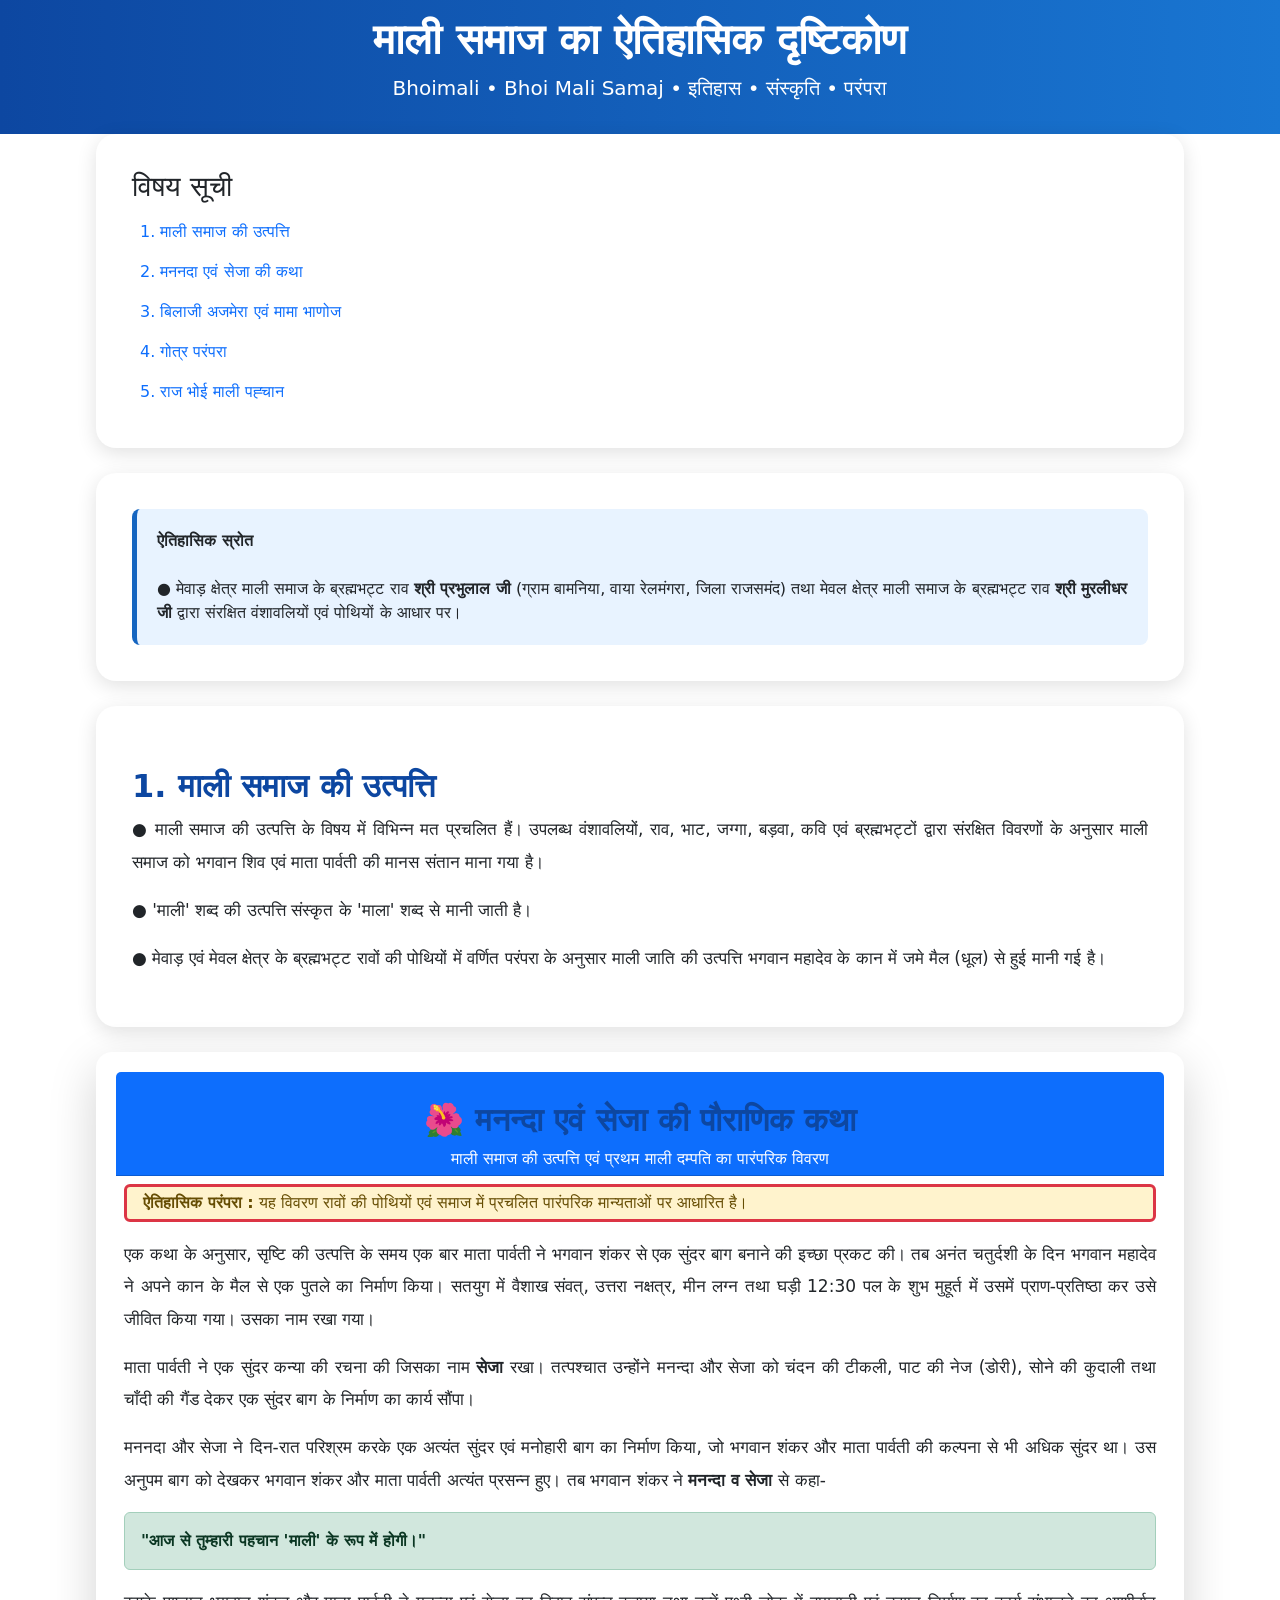
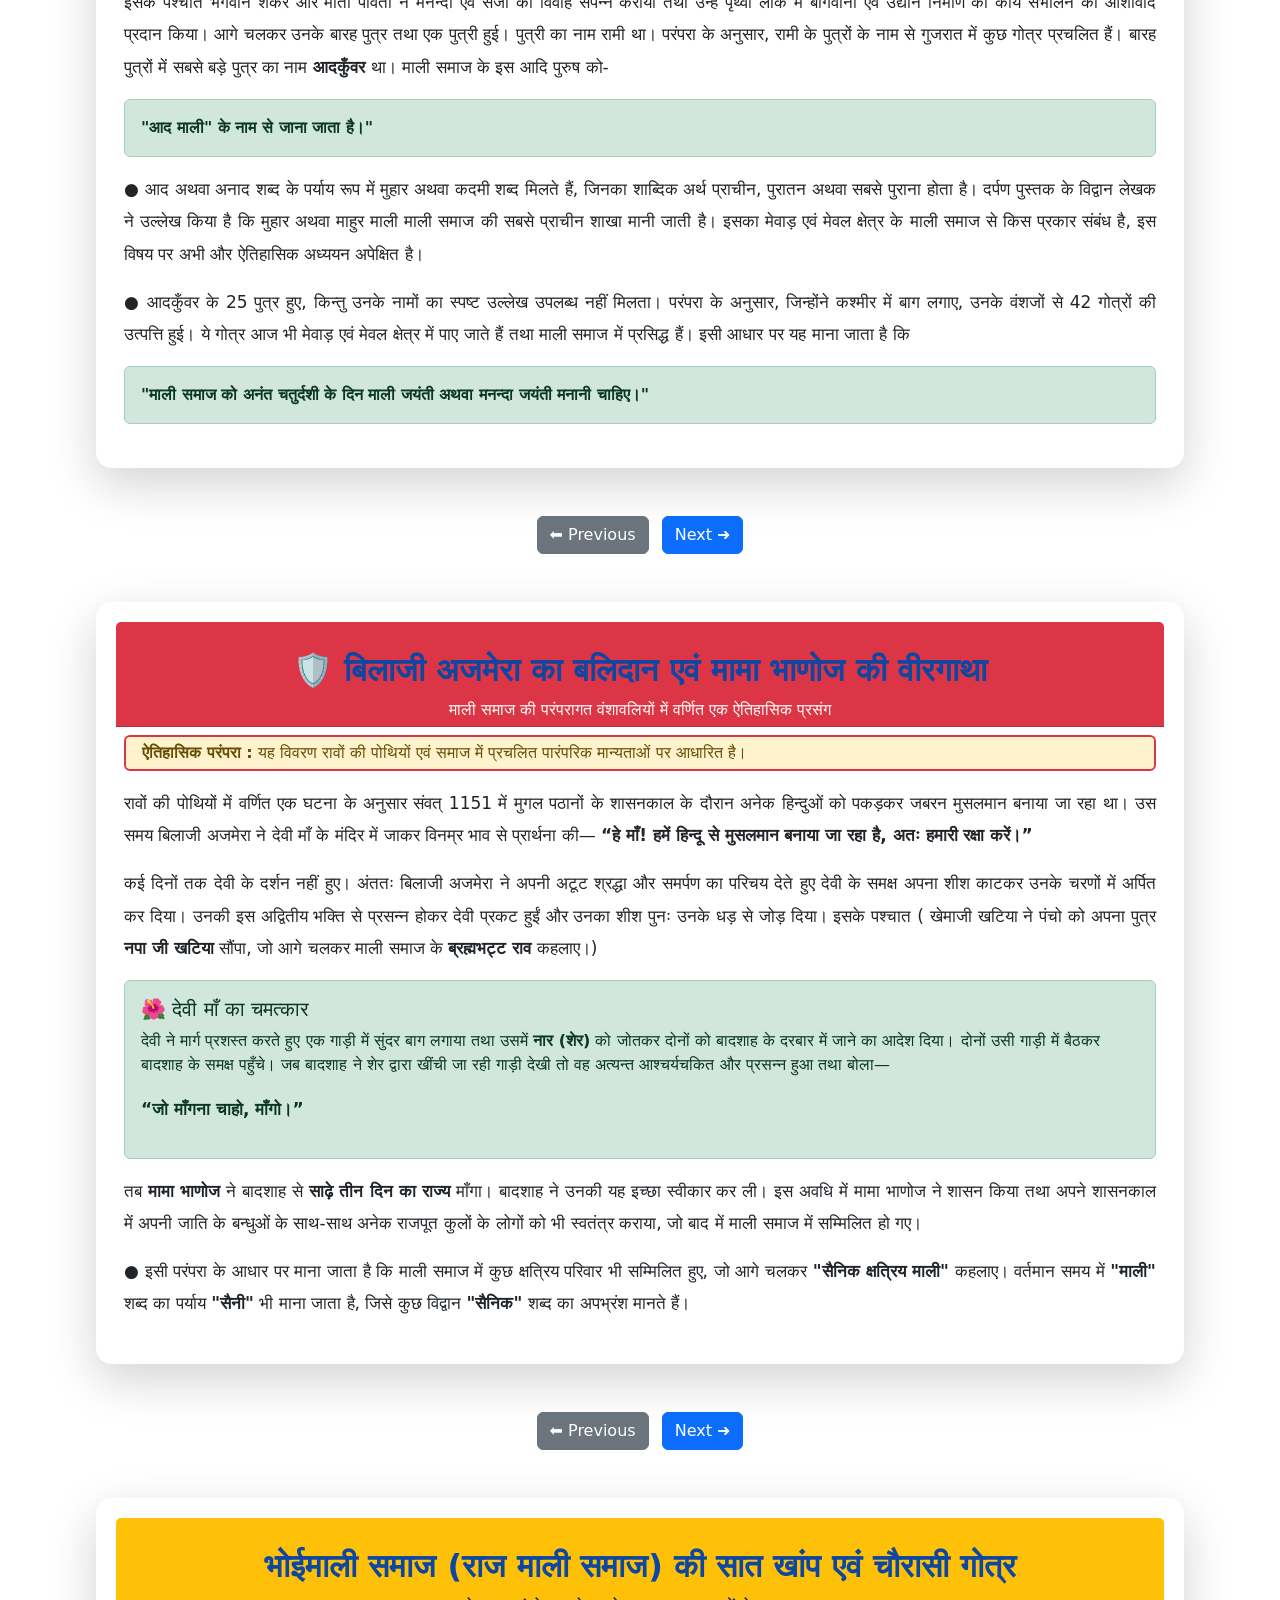
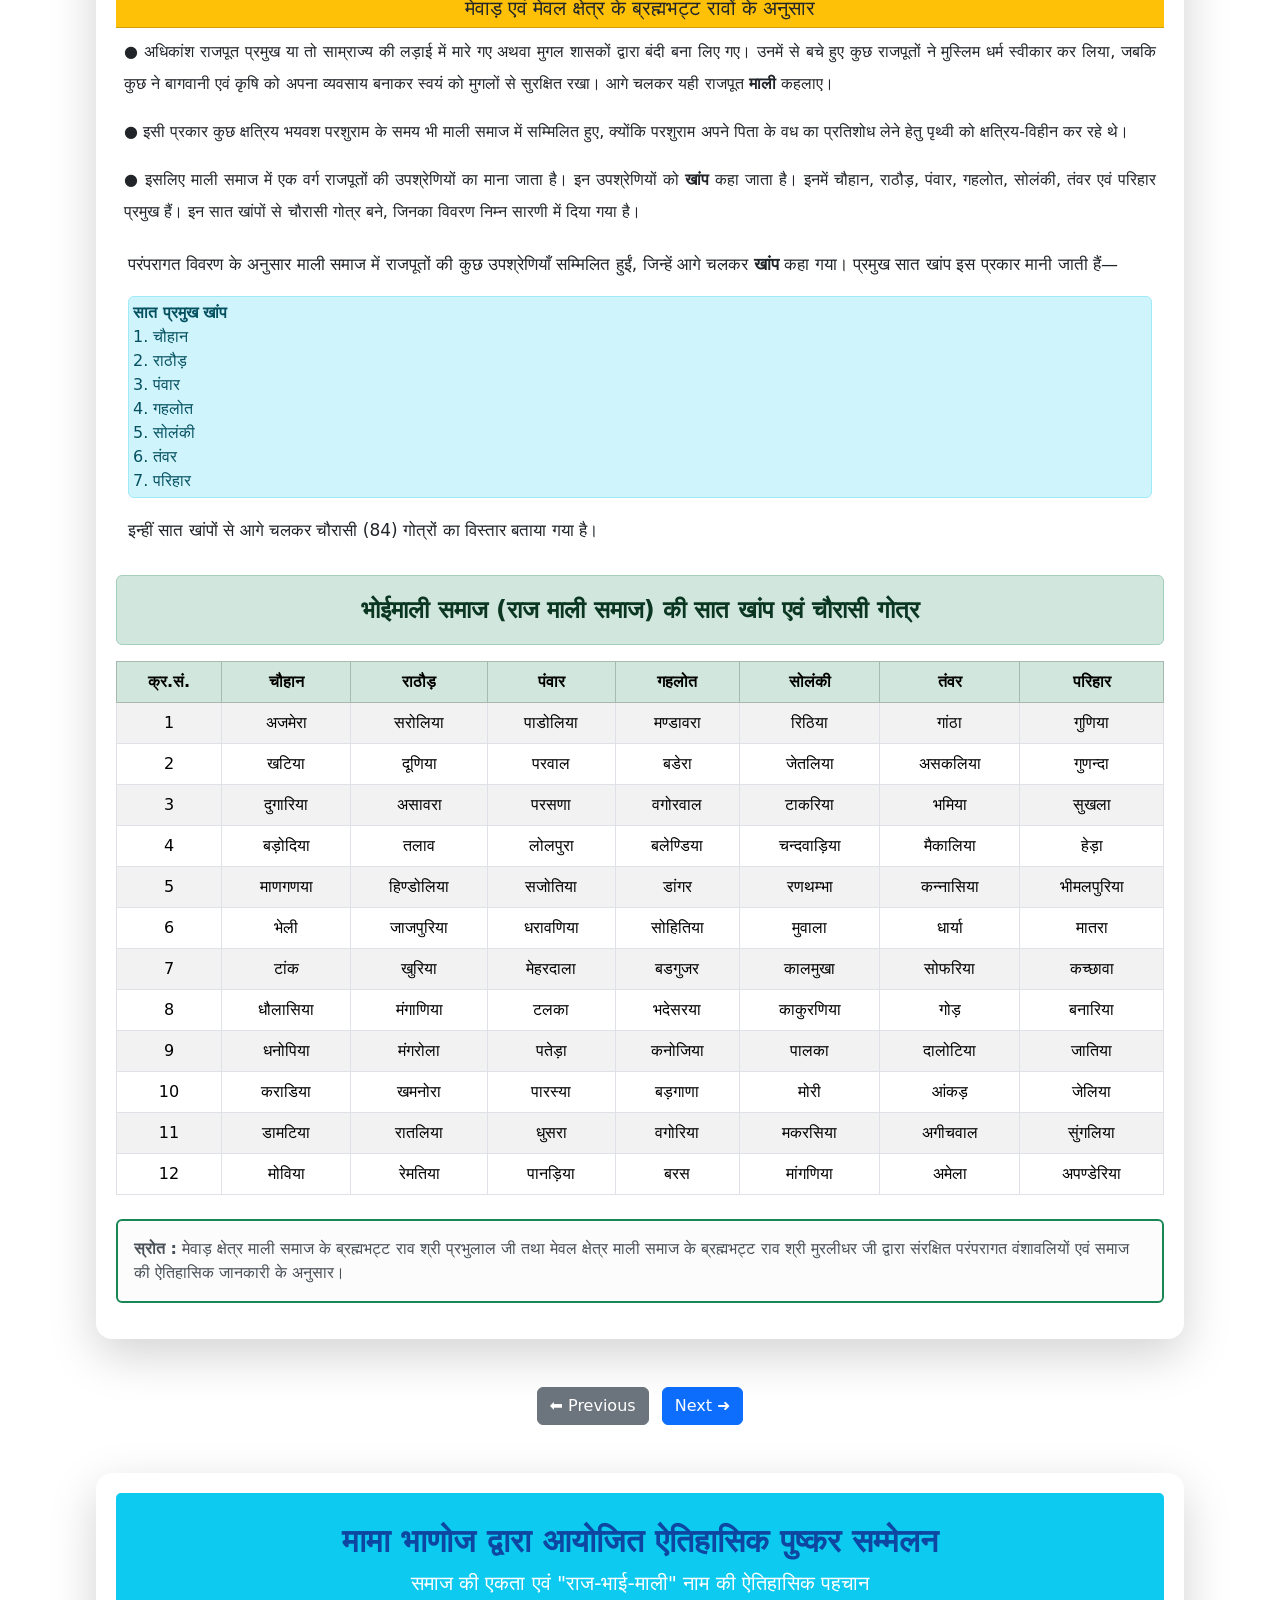
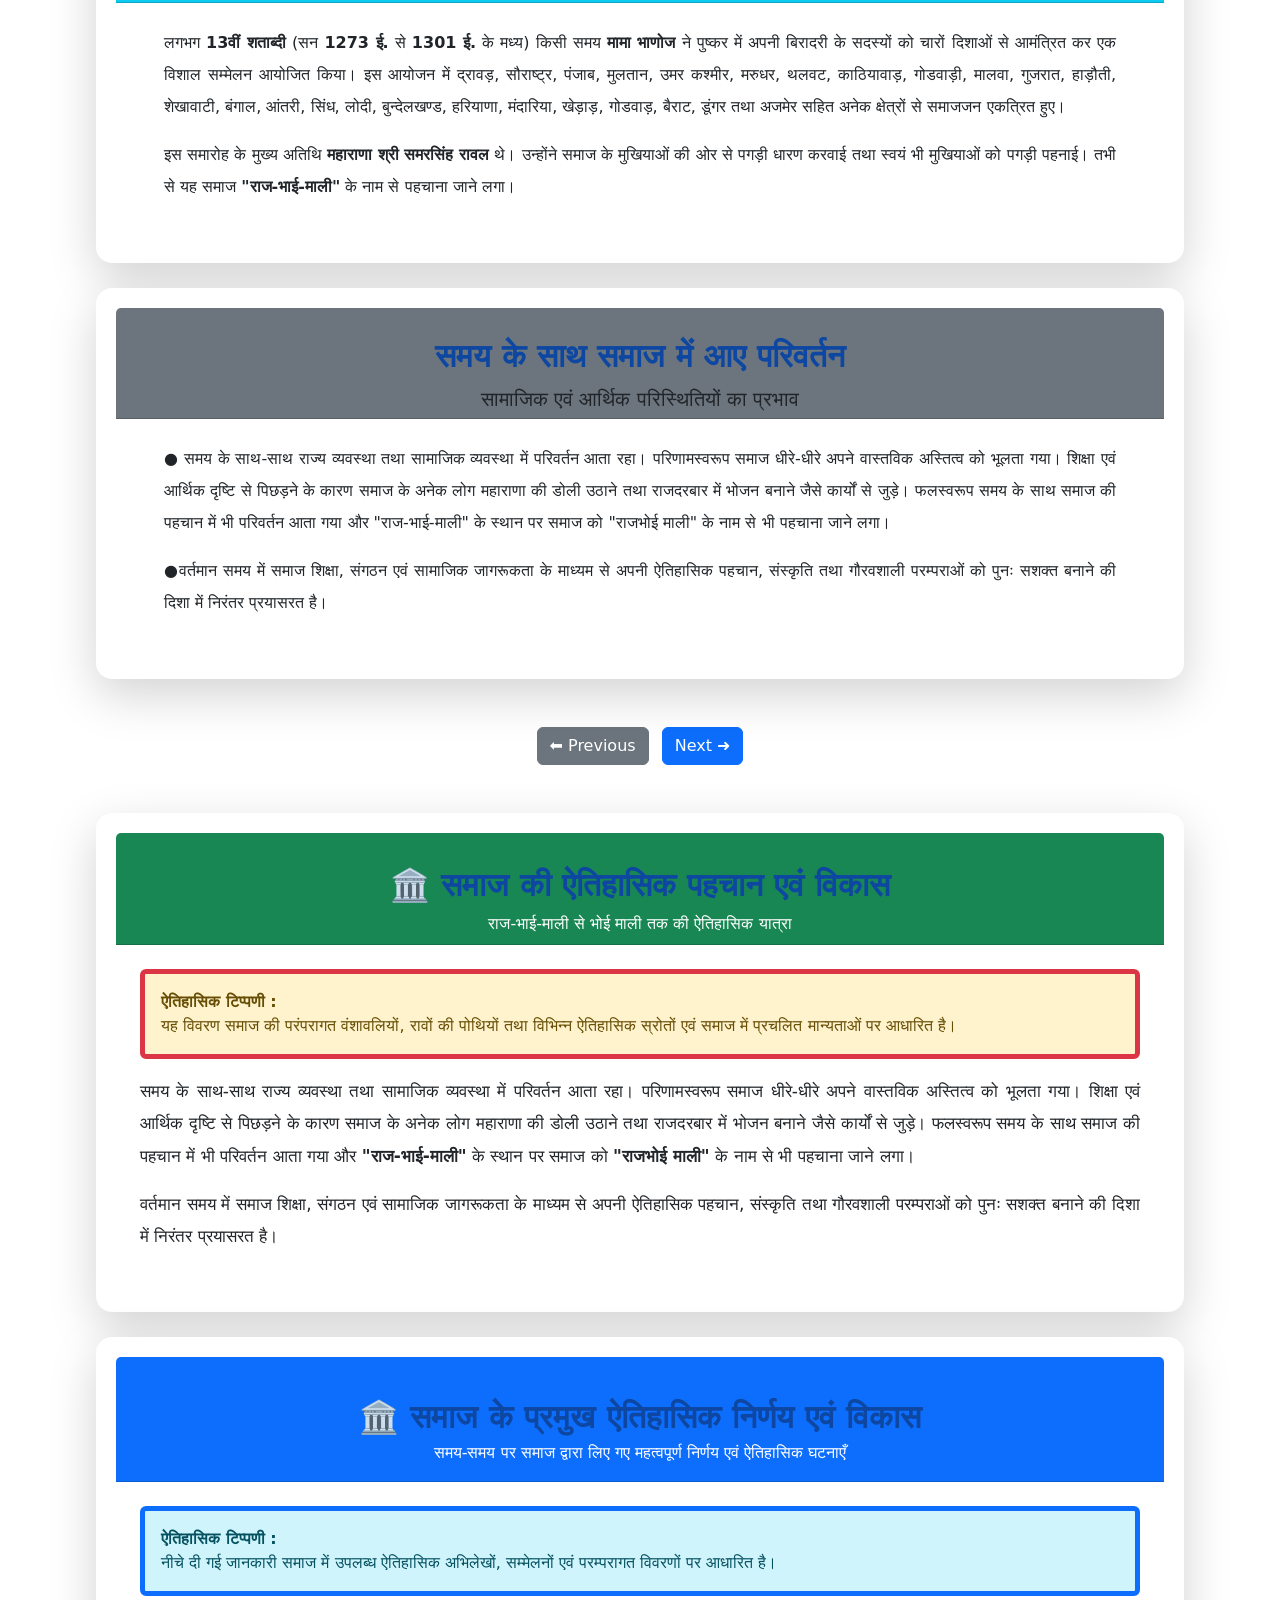
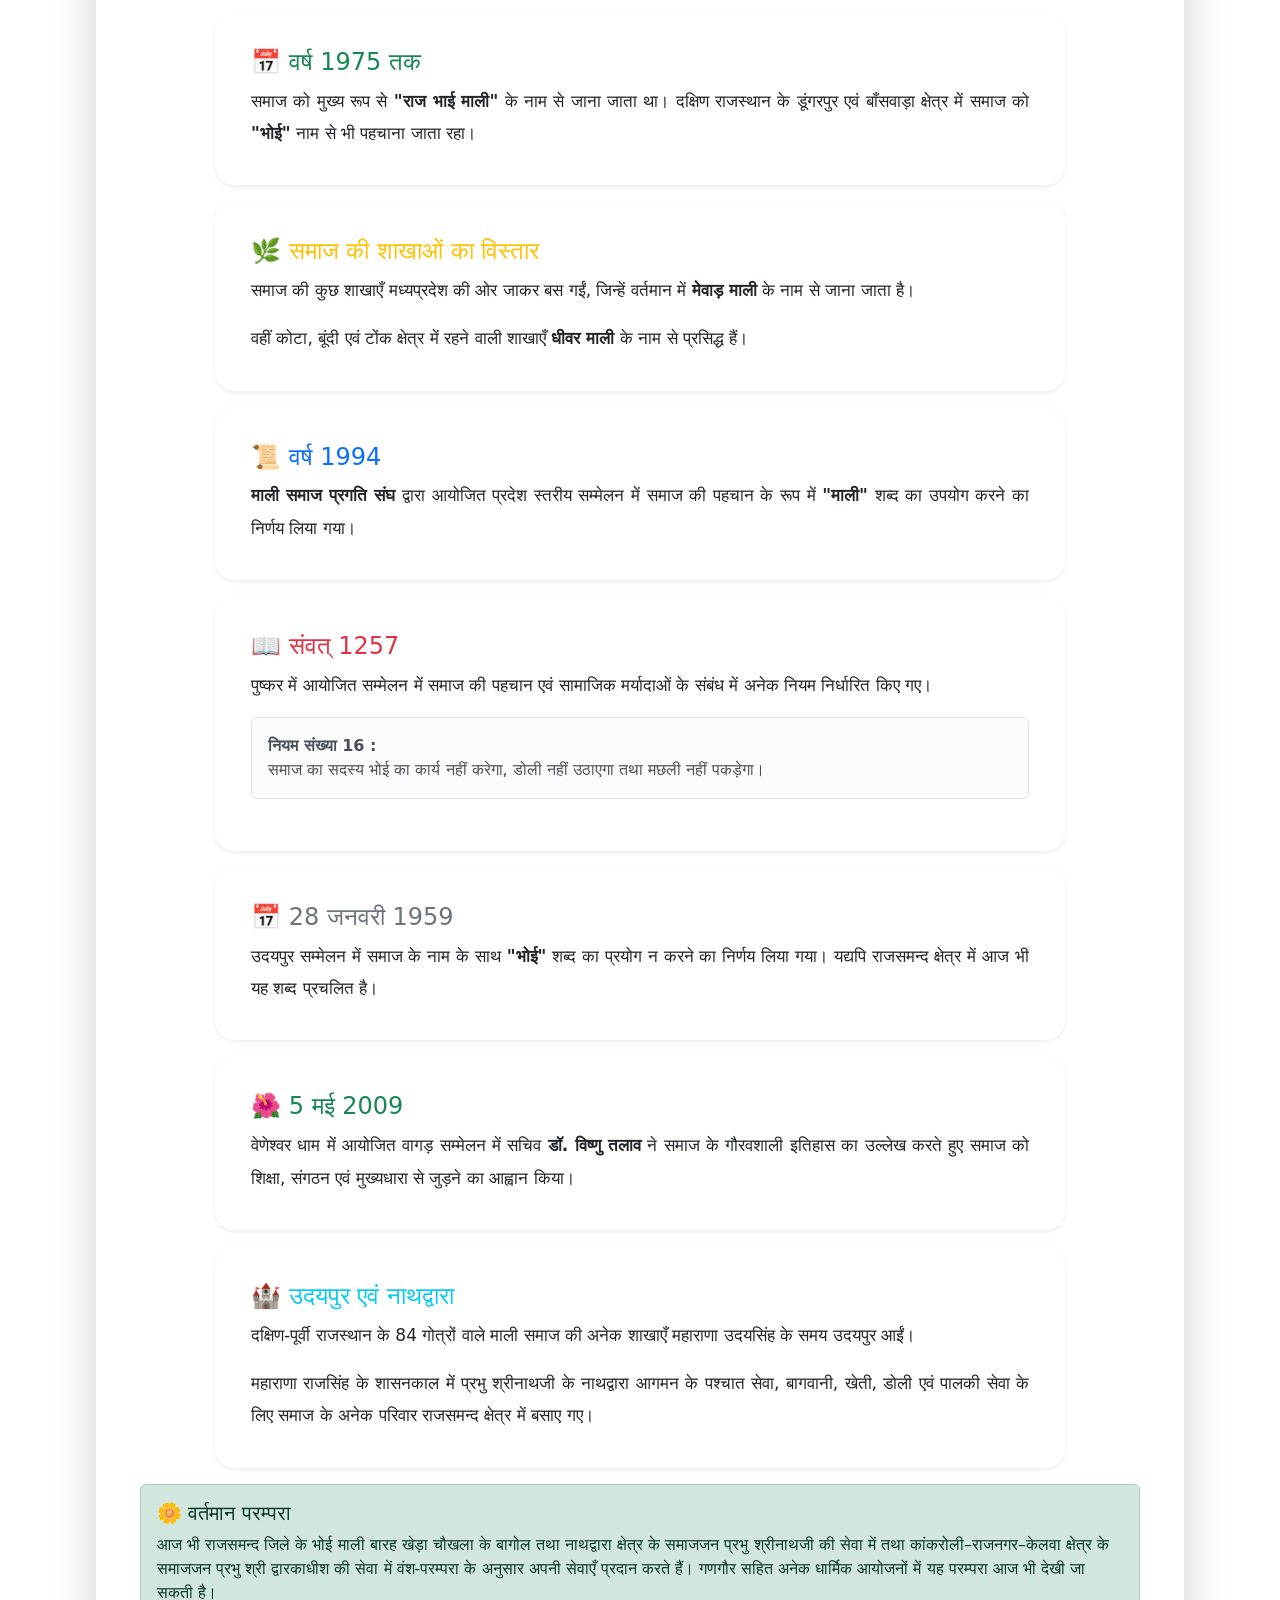
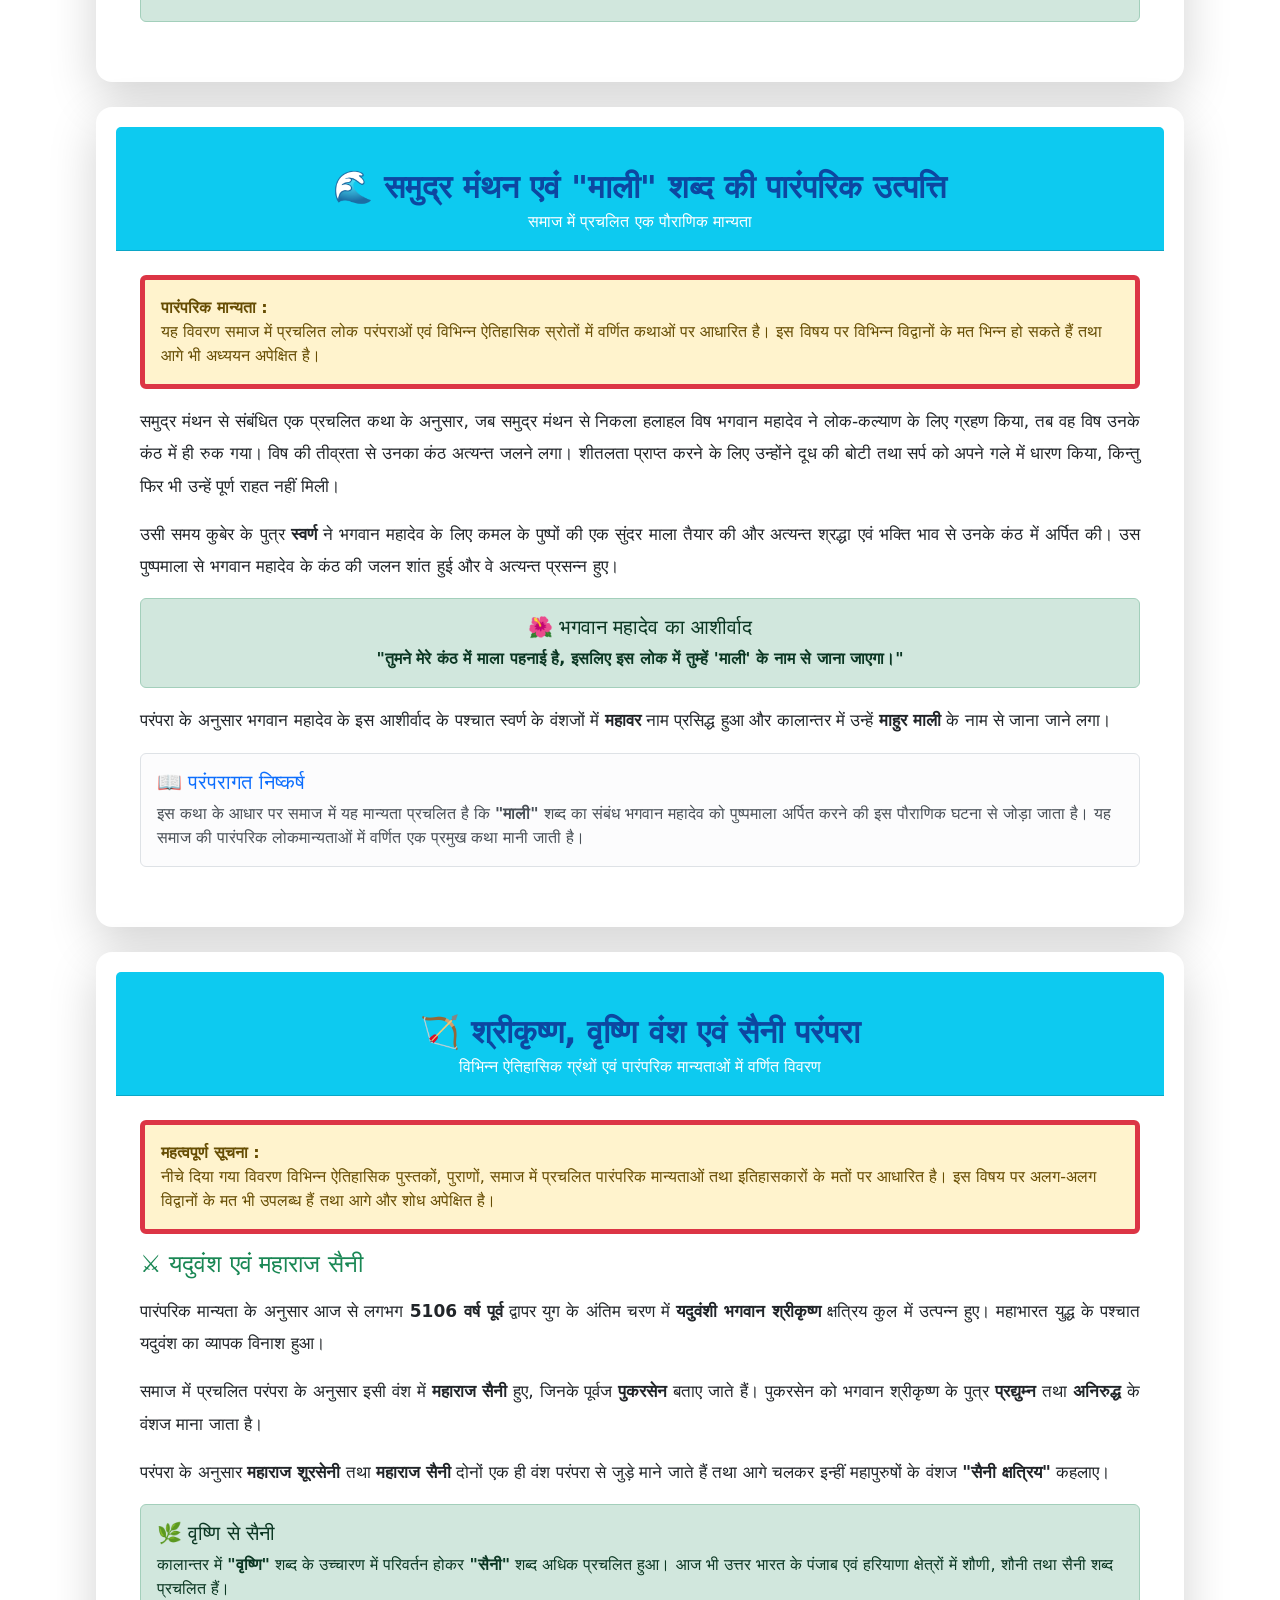
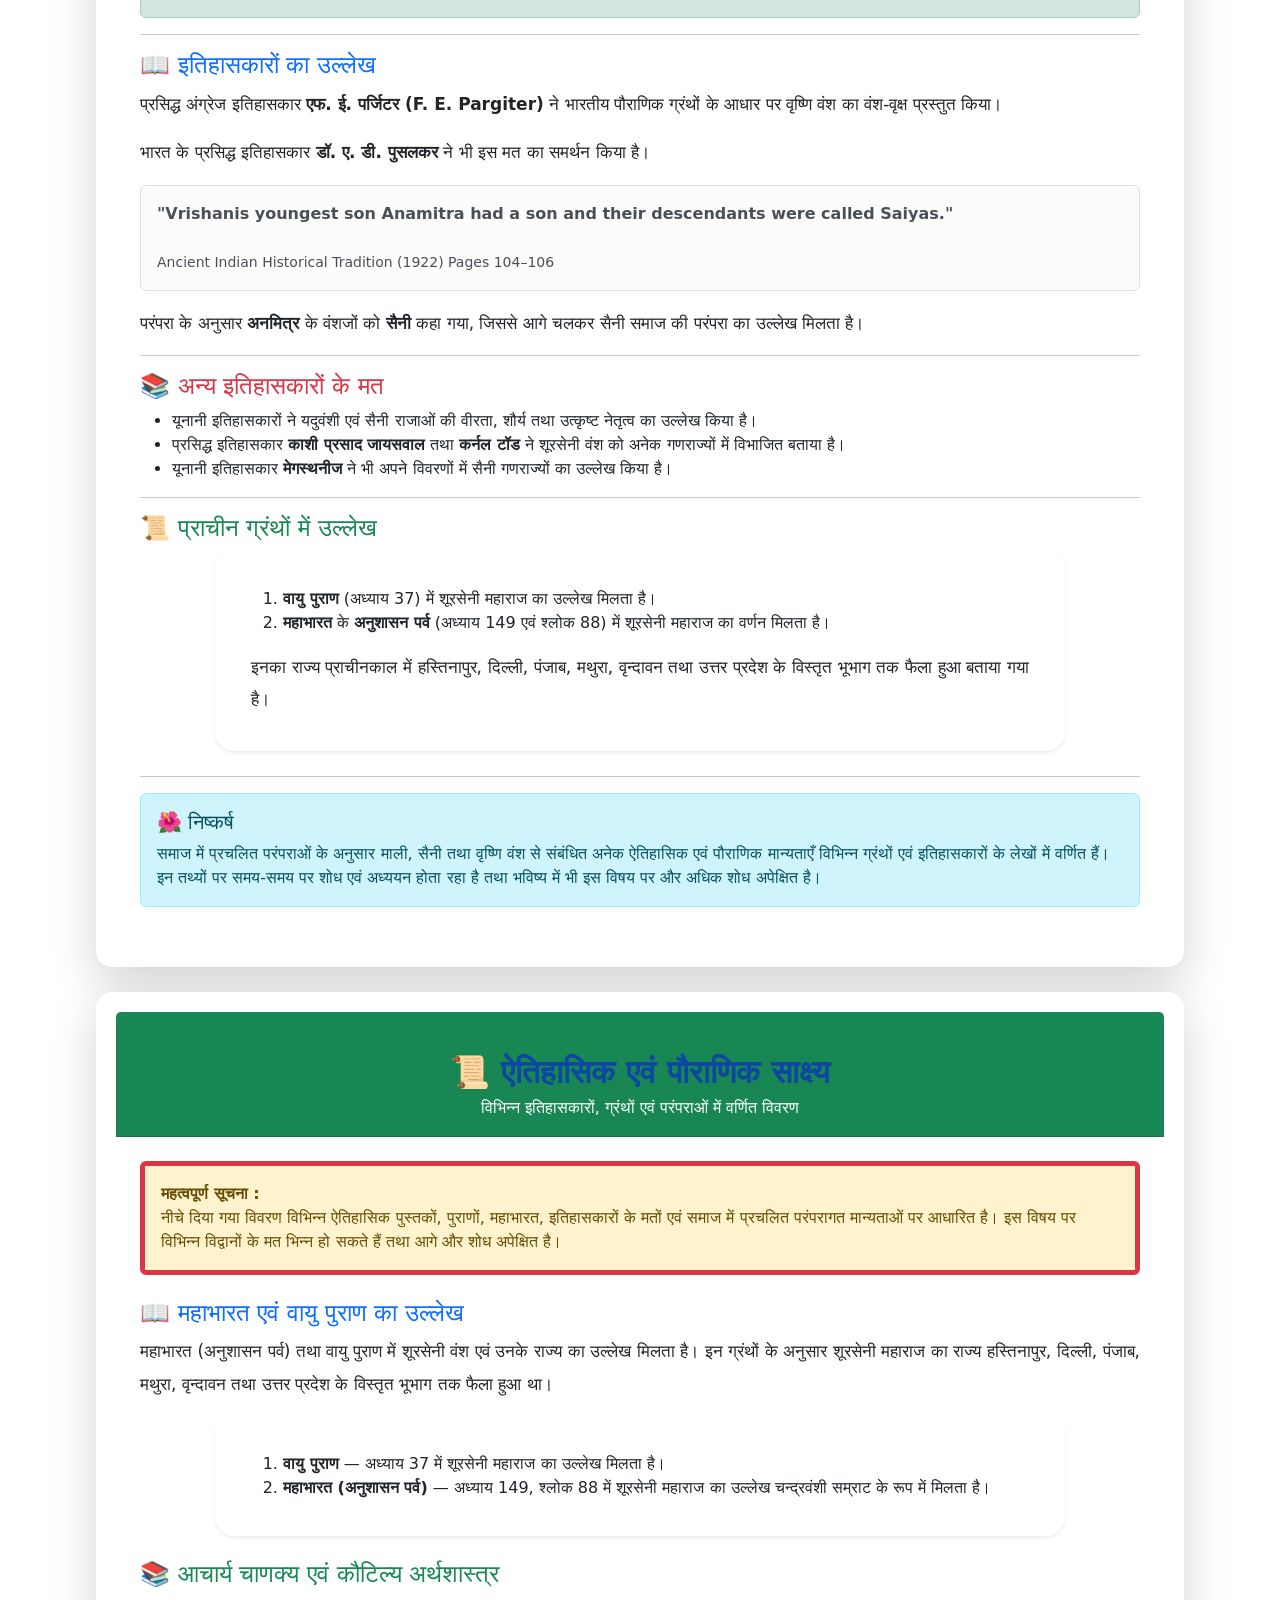
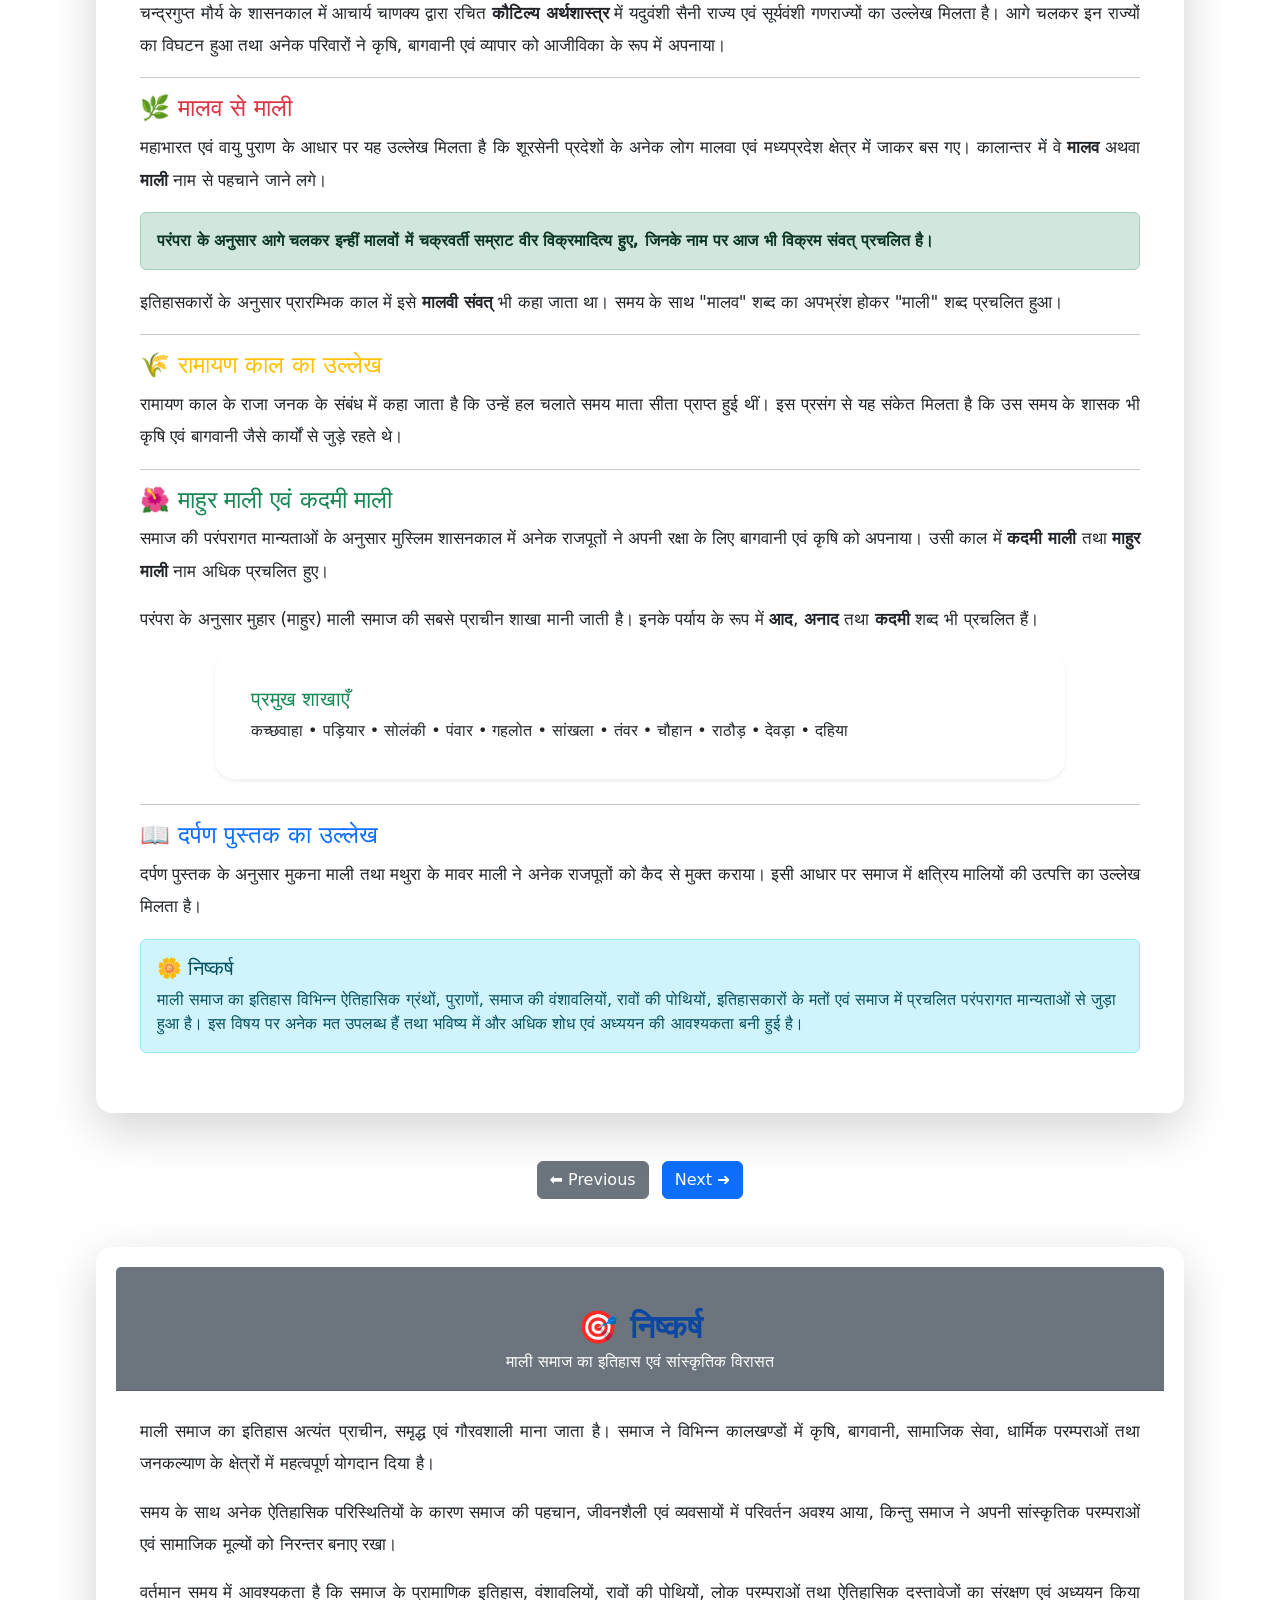
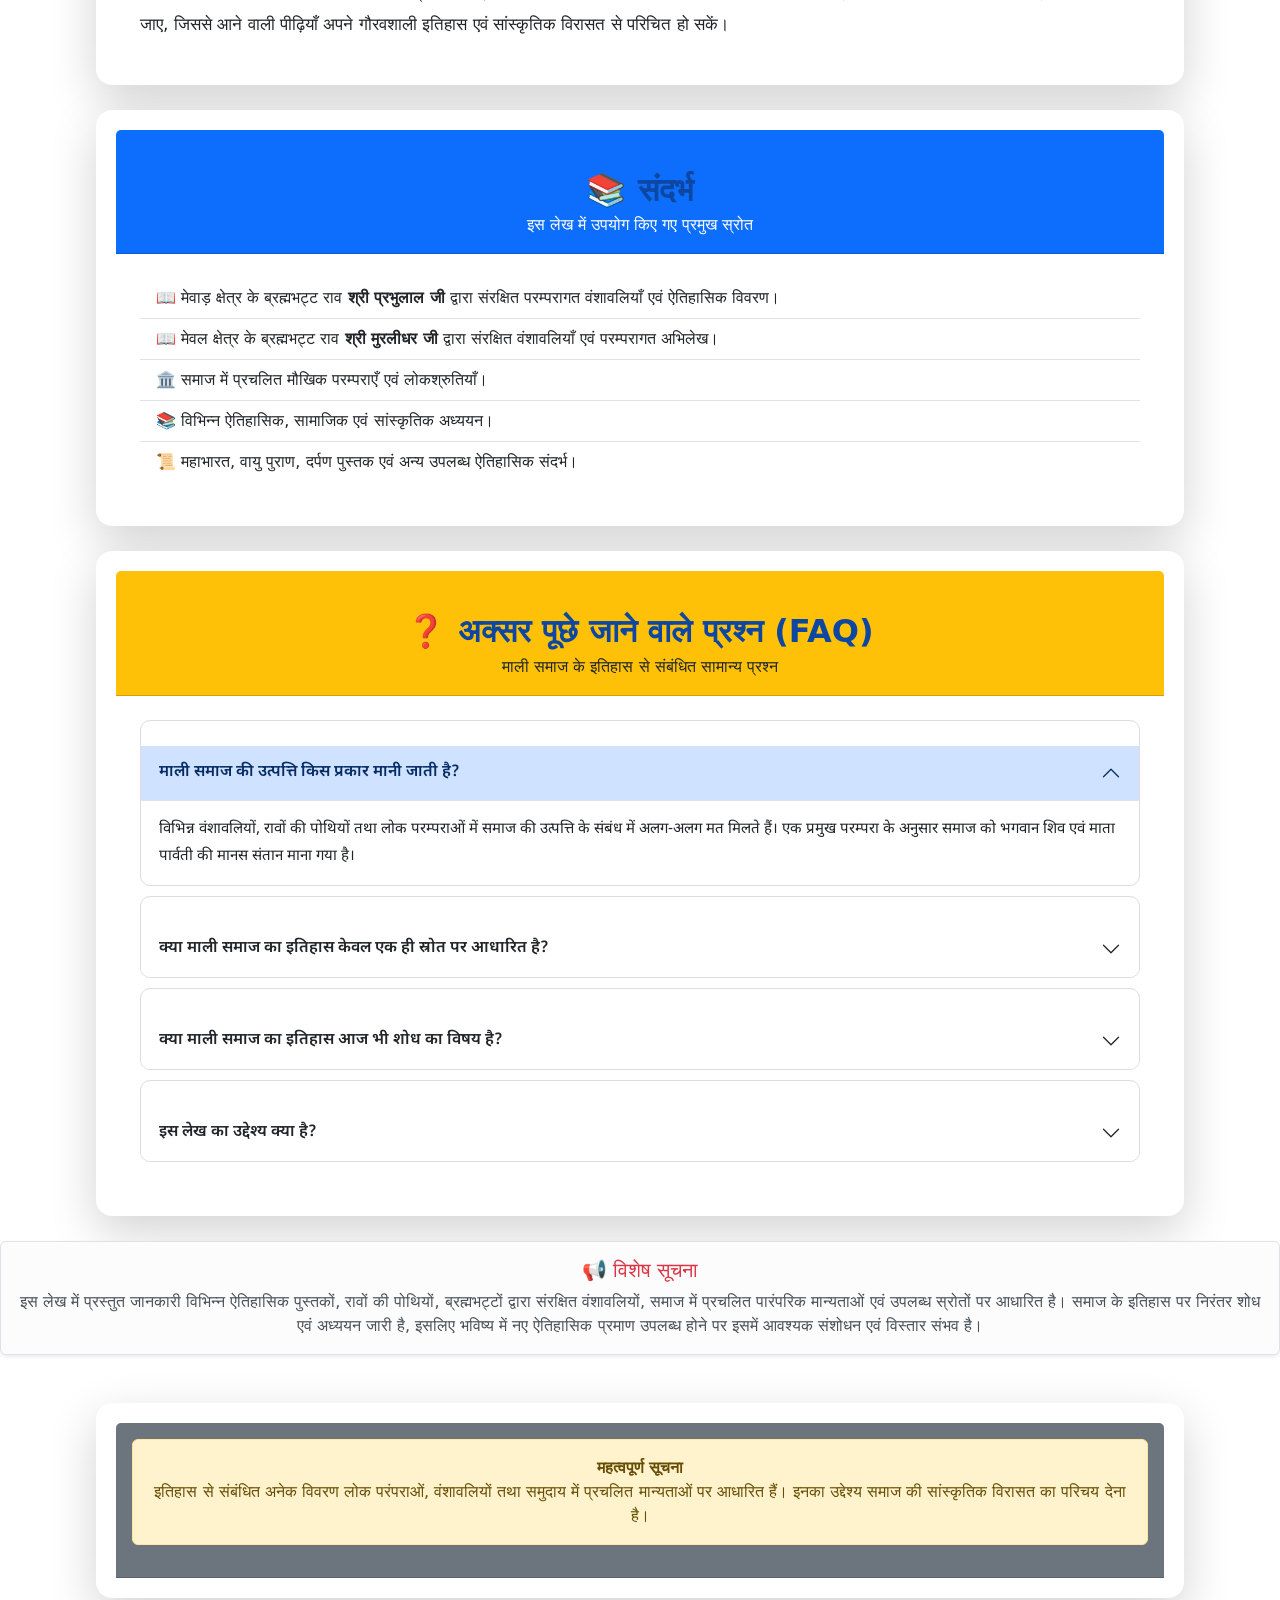
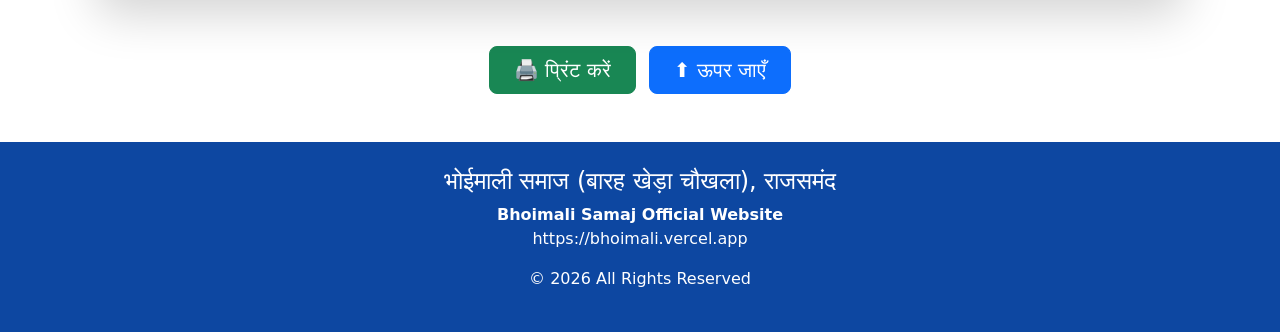
<file: bhoimali-etihas.html>
<!DOCTYPE html>
<html lang="hi">

<head>

    <meta charset="UTF-8">
    <meta name="viewport" content="width=device-width, initial-scale=1">

    <title>माली समाज का ऐतिहासिक दृष्टिकोण | भोईमाली समाज | Bhoi Mali Samaj</title>


    <link rel="icon" type="image/png"
        href="https://res.cloudinary.com/uvnoet8d/image/upload/v1784659475/LogoChatGPtBlue.png">

    <meta name="description"
        content="माली समाज का ऐतिहासिक दृष्टिकोण, माली समाज की उत्पत्ति, मननदा एवं सेजा की कथा, मेवाड़ एवं मेवल क्षेत्र की ऐतिहासिक जानकारी।">

    <meta name="keywords"
        content="Bhoimali,Bhoi Mali,Bhoi Mali Samaj,भोईमाली,भोई माली समाज,माली समाज का इतिहास,राजमाली,RajMali,Mali Samaj">

  


     <meta name="robots" content="index,follow">
    <meta name="googlebot" content="index,follow">

    <link rel="canonical" href="https://bhoimali.vercel.app/bhoimali-etihas.html">

    <meta property="og:title" content="माली समाज का ऐतिहासिक दृष्टिकोण">

    <meta property="og:description" content="भोईमाली समाज का इतिहास एवं उत्पत्ति">

    <meta property="og:type" content="article">

    <meta property="og:url" content="https://bhoimali.vercel.app/bhoimali-etihas.html">

    <meta name="author" content="Bhoimali Samaj Rajsamand">
    <meta name="theme-color" content="#0d47a1">

    <meta property="og:image"
        content="https://res.cloudinary.com/uvnoet8d/image/upload/v1784659475/LogoChatGPtBlue.png">



    <link href="https://cdn.jsdelivr.net/npm/bootstrap@5.3.3/dist/css/bootstrap.min.css" rel="stylesheet">

    <link rel="preconnect" href="https://fonts.googleapis.com">
    <link rel="preconnect" href="https://fonts.gstatic.com" crossorigin>

    <link href="https://fonts.googleapis.com/css2?family=Noto+Sans+Devanagari:wght@400;500;600;700&display=swap"
        rel="stylesheet">
    
  


    <style>
        .hero {
            background: linear-gradient(90deg, #0d47a1, #1976d2);
            color: white;
            padding: 15px 5px;
            text-align: center;
        }

        .hero h1 {
            font-size: 42px;
            font-weight: bold;
        }

        .card {
            width: 100%;
            border: none;
            padding: 20px;
            border-radius: 20px;
            box-shadow: 0 5px 20px rgba(0, 0, 0, .12);
            margin-bottom: 25px;
        }

        @media (min-width: 769px) {
            .card {
                width: 85%;
                max-width: 1100px;
                margin: 0 auto 25px auto;
            }
        }


        h2 {
            color: #0d47a1;
            margin-top: 25px;
            font-weight: bold;
        }

        .toc a {
            display: block;
            padding: 8px;
            text-decoration: none;
        }

        .info {
            background: #e8f3ff;
            padding: 20px;
            border-left: 5px solid #1565c0;
            border-radius: 8px;
        }

        footer {
            background: #0d47a1;
            color: #fff;
            padding: 25px;
            margin-top: 50px;
            text-align: center;
        }


        .card-body p,
        article p {
            text-align: justify;
            text-align-last: left;
            line-height: 1.9;
            font-size: 17px;
        }

        /* ================================
   HISTORY FAQ
================================ */














        /* ================================
   FAQ - सभी प्रश्न एक के नीचे एक
================================ */

        #faqHistory {
            display: block !important;
            width: 100% !important;
        }

        #faqHistory .accordion-item {
            display: block !important;
            width: 100% !important;
            flex: none !important;
            float: none !important;
            margin-bottom: 10px;
            border: 1px solid #ddd;
            border-radius: 10px !important;
            overflow: hidden;
        }

        #faqHistory .accordion-header {
            display: block !important;
            width: 100% !important;
        }

        #faqHistory .accordion-button {
            display: flex !important;
            width: 100% !important;
            min-height: 55px;
            padding: 14px 18px;
            font-family: 'Noto Sans Devanagari', sans-serif;
            font-size: 16px;
            font-weight: 600;
            line-height: 1.6;
            white-space: normal !important;
            text-align: left;
        }

        #faqHistory .accordion-collapse {
            display: block;
            width: 100%;
        }

        #faqHistory .accordion-collapse.collapse:not(.show) {
            display: none !important;
        }

        #faqHistory .accordion-body {
            display: block !important;
            width: 100% !important;
            padding: 15px 18px;
            font-family: 'Noto Sans Devanagari', sans-serif;
            font-size: 15px;
            line-height: 1.8;
        }

        /* Mobile */
        @media (max-width: 768px) {

            #faqHistory {
                width: 100% !important;
            }

            #faqHistory .accordion-item {
                width: 100% !important;
                margin-bottom: 10px;
            }

            #faqHistory .accordion-button {
                font-size: 15px;
                padding: 13px 14px;
            }

            #faqHistory .accordion-body {
                font-size: 14px;
                line-height: 1.8;
                padding: 13px 14px;
            }
        }
    </style>




    <script type="application/ld+json">
{
 "@context":"https://schema.org",
 "@type":"Article",
 "headline":"माली समाज का ऐतिहासिक दृष्टिकोण",
 "author":{
   "@type":"Organization",
   "name":"भोईमाली समाज"
 },
 "publisher":{
   "@type":"Organization",
   "name":"भोईमाली समाज"
 },
 "url":"https://bhoimali.vercel.app/bhoimali-etihas.html",
 "inLanguage":"hi-IN"
}
</script>


</head>



<body id="top">
    <section class="hero">
        <h1>माली समाज का ऐतिहासिक दृष्टिकोण</h1>
        <p class="lead">
            Bhoimali • Bhoi Mali Samaj • इतिहास • संस्कृति • परंपरा
        </p>
    </section>
    <!-- <div class="hisbox mt-7">  -->


    <div class="card">
        <div class="card-body">

            <h3>विषय सूची</h3>

            <div class="toc">

                <a href="#utpatti">1. माली समाज की उत्पत्ति</a>

                <a href="#mannanda">2. मननदा एवं सेजा की कथा</a>

                <a href="#bilaji">3. बिलाजी अजमेरा एवं मामा भाणोज</a>

                <a href="#gotra">4. गोत्र परंपरा</a>

                <a href="#rajmali">5. राज भोई माली पह्चान </a>

            </div>

        </div>

    </div>

    <div class="card">

        <div class="card-body">

            <div class="info">

                <b>ऐतिहासिक स्रोत</b>

                <br><br>

                ● मेवाड़ क्षेत्र माली समाज के ब्रह्मभट्ट राव
                <b>श्री प्रभुलाल जी</b>
                (ग्राम बामनिया, वाया रेलमंगरा, जिला राजसमंद)

                तथा

                मेवल क्षेत्र माली समाज के ब्रह्मभट्ट राव
                <b>श्री मुरलीधर जी</b>

                द्वारा संरक्षित वंशावलियों एवं पोथियों के आधार पर।

            </div>

        </div>

    </div>

    <div class="card" id="utpatti">

        <div class="card-body">

            <h2>1. माली समाज की उत्पत्ति</h2>

            <p>

                ● माली समाज की उत्पत्ति के विषय में विभिन्न मत प्रचलित हैं। उपलब्ध वंशावलियों, राव, भाट, जग्गा,
                बड़वा,
                कवि एवं ब्रह्मभट्टों द्वारा संरक्षित विवरणों के अनुसार माली समाज को भगवान शिव एवं माता पार्वती की
                मानस संतान
                माना गया
                है।

            </p>

            <p>

                ● 'माली' शब्द की उत्पत्ति संस्कृत के 'माला' शब्द से मानी जाती है।

            </p>

            <p>

                ● मेवाड़ एवं मेवल क्षेत्र के ब्रह्मभट्ट रावों की पोथियों में वर्णित परंपरा के अनुसार माली जाति की
                उत्पत्ति भगवान महादेव के कान में जमे मैल (धूल) से हुई मानी गई है।

            </p>

        </div>

    </div>


    <!-- <div class="card" id="mannanda"> -->

    <div class="card shadow-lg border-0 rounded-4 mt-2" id="mannanda">

        <div class="card-header bg-primary text-white text-center py-1">

            <h2 class="mb-2">
                🌺 मनन्दा एवं सेजा की पौराणिक कथा
            </h2>

            <p class="mb-0">
                माली समाज की उत्पत्ति एवं प्रथम माली दम्पति का पारंपरिक विवरण
            </p>

        </div>

        <div class="card-body p-2">

            <div class="alert alert-warning border-start border-3 border-danger py-1">

                <strong>ऐतिहासिक परंपरा :</strong>
                यह विवरण रावों की पोथियों एवं समाज में प्रचलित पारंपरिक मान्यताओं पर आधारित है।

            </div>

            <p>

                एक कथा के अनुसार, सृष्टि की उत्पत्ति के समय एक बार माता पार्वती ने भगवान शंकर से एक सुंदर बाग
                बनाने
                की इच्छा
                प्रकट की। तब अनंत चतुर्दशी के दिन भगवान महादेव ने अपने कान के मैल से एक पुतले का निर्माण किया।
                सतयुग
                में वैशाख
                संवत्, उत्तरा नक्षत्र, मीन लग्न तथा घड़ी 12:30 पल के शुभ मुहूर्त में उसमें प्राण-प्रतिष्ठा कर
                उसे
                जीवित किया
                गया। उसका नाम <b></b> रखा गया।
            </p>


            <p>

                माता पार्वती ने एक सुंदर कन्या की रचना की जिसका नाम <b>सेजा</b> रखा।
                तत्पश्चात उन्होंने मनन्दा और सेजा को चंदन की टीकली, पाट की नेज (डोरी), सोने की कुदाली तथा चाँदी
                की गैंड देकर एक सुंदर बाग के निर्माण का कार्य सौंपा।

            </p>

            <p>
                मननदा और सेजा ने दिन-रात परिश्रम करके एक अत्यंत सुंदर एवं मनोहारी बाग का निर्माण किया, जो भगवान
                शंकर
                और
                माता पार्वती की कल्पना से भी अधिक सुंदर था। उस अनुपम बाग को देखकर भगवान शंकर और माता पार्वती
                अत्यंत
                प्रसन्न
                हुए। तब भगवान शंकर ने <b>मनन्दा व सेजा </b> से कहा-

            </p>

            <div class="alert alert-success">
                <b>
                    "आज से तुम्हारी पहचान 'माली' के रूप में होगी।"
                </b>
            </div>



            <p>
                इसके पश्चात भगवान शंकर और माता पार्वती ने मनन्दा एवं सेजा का विवाह संपन्न कराया तथा उन्हें
                पृथ्वी
                लोक
                में बागवानी एवं उद्यान निर्माण
                का कार्य संभालने का आशीर्वाद प्रदान किया। आगे चलकर उनके बारह पुत्र तथा एक पुत्री हुई। पुत्री का
                नाम
                रामी था। परंपरा के अनुसार, रामी के पुत्रों
                के नाम से गुजरात में कुछ गोत्र प्रचलित हैं। बारह पुत्रों में सबसे बड़े पुत्र का नाम <b> आदकुँवर
                </b>
                था।
                माली समाज के इस आदि पुरुष को-
            </p>

            <div class="alert alert-success">
                <b>
                    "आद माली" के नाम से जाना जाता है।"
                </b>
            </div>



            <p> ● आद अथवा अनाद शब्द के पर्याय रूप में मुहार अथवा कदमी शब्द मिलते हैं, जिनका शाब्दिक अर्थ
                प्राचीन,
                पुरातन अथवा सबसे पुराना होता है। दर्पण पुस्तक के विद्वान लेखक ने उल्लेख किया है कि मुहार अथवा
                माहुर
                माली माली
                समाज की सबसे प्राचीन शाखा मानी जाती है। इसका मेवाड़ एवं मेवल क्षेत्र के माली समाज से किस प्रकार
                संबंध है, इस विषय
                पर अभी और ऐतिहासिक अध्ययन अपेक्षित है।
            </p>

            <p>
                ● आदकुँवर के 25 पुत्र हुए, किन्तु उनके नामों का स्पष्ट उल्लेख उपलब्ध नहीं मिलता। परंपरा के
                अनुसार,
                जिन्होंने कश्मीर में बाग लगाए, उनके वंशजों से 42 गोत्रों की उत्पत्ति हुई। ये गोत्र आज भी मेवाड़
                एवं
                मेवल
                क्षेत्र में पाए जाते हैं तथा माली समाज में प्रसिद्ध हैं। इसी आधार पर यह माना जाता है कि



            </p>

            <div class="alert alert-success">
                <b>
                    "माली समाज को अनंत चतुर्दशी के दिन माली जयंती अथवा मनन्दा जयंती मनानी चाहिए।"
                </b>
            </div>





        </div>

    </div>




    <div class="text-center mt-5 mb-5">

        <a href="#mannanda" class="btn btn-secondary">
            ⬅ Previous
        </a>

        <a href="#bilaji" class="btn btn-primary ms-2">
            Next ➜
        </a>

    </div>




    <!-- =============================== -->
    <!-- बिलाजी अजमेरा एवं मामा भाणोज -->
    <!-- =============================== -->

    <div class="card shadow-lg border-0 rounded-4 mt-2" id="bilaji">

        <div class="card-header bg-danger text-white text-center py-1">

            <h2 class="mb-2">
                🛡️ बिलाजी अजमेरा का बलिदान एवं मामा भाणोज की वीरगाथा
            </h2>

            <p class="mb-0">
                माली समाज की परंपरागत वंशावलियों में वर्णित एक ऐतिहासिक प्रसंग
            </p>

        </div>

        <div class="card-body p-2">

            <div class="alert alert-warning border-start border-2 border-danger py-1">

                <strong>ऐतिहासिक परंपरा :</strong>
                यह विवरण रावों की पोथियों एवं समाज में प्रचलित पारंपरिक मान्यताओं पर आधारित है।

            </div>

            <p class="text-justify">

                रावों की पोथियों में वर्णित एक घटना के अनुसार संवत् 1151 में मुगल पठानों के शासनकाल के दौरान
                अनेक
                हिन्दुओं को पकड़कर जबरन मुसलमान बनाया जा रहा था। उस समय बिलाजी अजमेरा ने देवी माँ के मंदिर में
                जाकर
                विनम्र भाव से प्रार्थना की— <strong>“हे माँ! हमें हिन्दू से मुसलमान बनाया जा रहा है, अतः हमारी
                    रक्षा
                    करें।”</strong>

            </p>

            <p class="text-justify">

                कई दिनों तक देवी के दर्शन नहीं हुए। अंततः बिलाजी अजमेरा ने अपनी अटूट श्रद्धा और समर्पण का परिचय
                देते
                हुए देवी के समक्ष अपना शीश काटकर उनके चरणों में अर्पित कर दिया। उनकी इस अद्वितीय भक्ति से
                प्रसन्न
                होकर देवी प्रकट हुईं और उनका शीश पुनः उनके धड़ से जोड़ दिया। इसके पश्चात ( खेमाजी खटिया ने पंचो
                को
                अपना पुत्र <strong>नपा जी खटिया</strong> सौंपा, जो आगे चलकर माली समाज के <strong>ब्रह्मभट्ट
                    राव</strong> कहलाए।)

            </p>

            <div class="alert alert-success">

                <h5 class="mb-2">
                    🌺 देवी माँ का चमत्कार
                </h5>

                देवी ने मार्ग प्रशस्त करते हुए एक गाड़ी में सुंदर बाग लगाया तथा उसमें <strong>नार (शेर)</strong>
                को
                जोतकर दोनों को बादशाह के दरबार में जाने का आदेश दिया। दोनों उसी गाड़ी में बैठकर बादशाह के समक्ष
                पहुँचे। जब बादशाह ने शेर द्वारा खींची जा रही गाड़ी देखी तो वह अत्यन्त आश्चर्यचकित और प्रसन्न हुआ
                तथा
                बोला—

                <blockquote class="blockquote mt-3">

                    <p class="mb-0">

                        <strong>“जो माँगना चाहो, माँगो।”</strong>

                    </p>

                </blockquote>

            </div>

            <p class="text-justify">

                तब <strong>मामा भाणोज</strong> ने बादशाह से <strong>साढ़े तीन दिन का राज्य</strong> माँगा।
                बादशाह ने
                उनकी यह इच्छा स्वीकार कर ली। इस अवधि में मामा भाणोज ने शासन किया तथा अपने शासनकाल में अपनी जाति
                के
                बन्धुओं के साथ-साथ अनेक राजपूत कुलों के लोगों को भी स्वतंत्र कराया, जो बाद में माली समाज में
                सम्मिलित हो गए।

            </p>

            <p class="text-justify">

                ● इसी परंपरा के आधार पर माना जाता है कि माली समाज में कुछ क्षत्रिय परिवार भी सम्मिलित हुए, जो आगे
                चलकर
                <strong>"सैनिक क्षत्रिय माली"</strong> कहलाए। वर्तमान समय में <strong>"माली"</strong> शब्द का
                पर्याय
                <strong>"सैनी"</strong> भी माना जाता है, जिसे कुछ विद्वान <strong>"सैनिक"</strong> शब्द का
                अपभ्रंश
                मानते हैं।

            </p>

        </div>

    </div>


    <div class="text-center mt-5 mb-5">

        <a href="#bilaji" class="btn btn-secondary">
            ⬅ Previous
        </a>

        <a href="#gotra" class="btn btn-primary ms-2">
            Next ➜
        </a>

    </div>







    <!-- ========================= -->
    <!-- राज माली समाज की सात खांप -->
    <!-- ========================= -->



    <div class="card shadow-lg border-0 rounded-4 mt-2" id="">

        <div class="card-header bg-warning text-dark text-center py-1">
            <h2 class="fw-bold mb-2">
                भोईमाली समाज (राज माली समाज) की सात खांप एवं चौरासी गोत्र
            </h2>

            <p class="mb-0 fs-5">
                मेवाड़ एवं मेवल क्षेत्र के ब्रह्मभट्ट रावों के अनुसार
            </p>
        </div>

        <div class="card-body p-2">

            <p class="text-justify lh-lg fs-6">
                ● अधिकांश राजपूत प्रमुख या तो साम्राज्य की लड़ाई में मारे गए अथवा
                मुगल शासकों द्वारा बंदी बना लिए गए। उनमें से बचे हुए कुछ
                राजपूतों ने मुस्लिम धर्म स्वीकार कर लिया, जबकि कुछ ने
                बागवानी एवं कृषि को अपना व्यवसाय बनाकर स्वयं को मुगलों से
                सुरक्षित रखा। आगे चलकर यही राजपूत <strong>माली</strong>
                कहलाए।
            </p>

            <p class="text-justify lh-lg fs-6">
                ● इसी प्रकार कुछ क्षत्रिय भयवश परशुराम के समय भी माली समाज में
                सम्मिलित हुए, क्योंकि परशुराम अपने पिता के वध का प्रतिशोध लेने
                हेतु पृथ्वी को क्षत्रिय-विहीन कर रहे थे।
            </p>

            <p class="text-justify lh-lg fs-6">
                ● इसलिए माली समाज में एक वर्ग राजपूतों की उपश्रेणियों का माना
                जाता है। इन उपश्रेणियों को <strong>खांप</strong> कहा जाता है।
                इनमें चौहान, राठौड़, पंवार, गहलोत, सोलंकी, तंवर एवं परिहार
                प्रमुख हैं। इन सात खांपों से चौरासी गोत्र बने, जिनका विवरण
                निम्न सारणी में दिया गया है।
            </p>


            <div class="card-body p-1">

                <!-- <h2>4. राज माली समाज एवं 84 गोत्र</h2> -->

                <p>
                    परंपरागत विवरण के अनुसार माली समाज में राजपूतों की कुछ उपश्रेणियाँ सम्मिलित हुईं,
                    जिन्हें आगे चलकर <strong>खांप</strong> कहा गया। प्रमुख सात खांप इस प्रकार मानी जाती हैं—
                </p>

                <div class="alert alert-info p-1">

                    <b>सात प्रमुख खांप</b>

                    <br>

                    1. चौहान<br>
                    2. राठौड़<br>
                    3. पंवार<br>
                    4. गहलोत<br>
                    5. सोलंकी<br>
                    6. तंवर<br>
                    7. परिहार

                </div>

                <p>

                    इन्हीं सात खांपों से आगे चलकर चौरासी (84) गोत्रों का विस्तार बताया गया है।

                </p>

            </div>
        </div>

        <div class="alert alert-success text-center fw-bold fs-4 my-7" id="gotra">
            भोईमाली समाज (राज माली समाज) की सात खांप एवं चौरासी गोत्र
        </div>





        <div class="table-responsive">

            <table class="table table-bordered table-striped table-hover text-center align-middle">

                <thead class="table-success">

                    <tr>

                        <th>क्र.सं.</th>

                        <th>चौहान</th>

                        <th>राठौड़</th>

                        <th>पंवार</th>

                        <th>गहलोत</th>

                        <th>सोलंकी</th>

                        <th>तंवर</th>

                        <th>परिहार</th>

                    </tr>

                </thead>

                <tbody>

                    <tr>
                        <td>1</td>
                        <td>अजमेरा</td>
                        <td>सरोलिया</td>
                        <td>पाडोलिया</td>
                        <td>मण्डावरा</td>
                        <td>रिठिया</td>
                        <td>गांठा</td>
                        <td>गुणिया</td>
                    </tr>

                    <tr>
                        <td>2</td>
                        <td>खटिया</td>
                        <td>दूणिया</td>
                        <td>परवाल</td>
                        <td>बडेरा</td>
                        <td>जेतलिया</td>
                        <td>असकलिया</td>
                        <td>गुणन्दा</td>
                    </tr>

                    <tr>
                        <td>3</td>
                        <td>दुगारिया</td>
                        <td>असावरा</td>
                        <td>परसणा</td>
                        <td>वगोरवाल</td>
                        <td>टाकरिया</td>
                        <td>भमिया</td>
                        <td>सुखला</td>
                    </tr>

                    <tr>
                        <td>4</td>
                        <td>बड़ोदिया</td>
                        <td>तलाव</td>
                        <td>लोलपुरा</td>
                        <td>बलेण्डिया</td>
                        <td>चन्दवाड़िया</td>
                        <td>मैकालिया</td>
                        <td>हेड़ा</td>
                    </tr>

                    <tr>
                        <td>5</td>
                        <td>माणगणया</td>
                        <td>हिण्डोलिया</td>
                        <td>सजोतिया</td>
                        <td>डांगर</td>
                        <td>रणथम्भा</td>
                        <td>कन्नासिया</td>
                        <td>भीमलपुरिया</td>
                    </tr>

                    <tr>
                        <td>6</td>
                        <td>भेली</td>
                        <td>जाजपुरिया</td>
                        <td>धरावणिया</td>
                        <td>सोहितिया</td>
                        <td>मुवाला</td>
                        <td>धार्या</td>
                        <td>मातरा</td>
                    </tr>

                    <tr>
                        <td>7</td>
                        <td>टांक</td>
                        <td>खुरिया</td>
                        <td>मेहरदाला</td>
                        <td>बडगुजर</td>
                        <td>कालमुखा</td>
                        <td>सोफरिया</td>
                        <td>कच्छावा</td>
                    </tr>

                    <tr>
                        <td>8</td>
                        <td>धौलासिया</td>
                        <td>मंगाणिया</td>
                        <td>टलका</td>
                        <td>भदेसरया</td>
                        <td>काकुरणिया</td>
                        <td>गोड़</td>
                        <td>बनारिया</td>
                    </tr>

                    <tr>
                        <td>9</td>
                        <td>धनोपिया</td>
                        <td>मंगरोला</td>
                        <td>पतेड़ा</td>
                        <td>कनोजिया</td>
                        <td>पालका</td>
                        <td>दालोटिया</td>
                        <td>जातिया</td>
                    </tr>

                    <tr>
                        <td>10</td>
                        <td>कराडिया</td>
                        <td>खमनोरा</td>
                        <td>पारस्या</td>
                        <td>बड़गाणा</td>
                        <td>मोरी</td>
                        <td>आंकड़</td>
                        <td>जेलिया</td>
                    </tr>

                    <tr>
                        <td>11</td>
                        <td>डामटिया</td>
                        <td>रातलिया</td>
                        <td>धुसरा</td>
                        <td>वगोरिया</td>
                        <td>मकरसिया</td>
                        <td>अगीचवाल</td>
                        <td>सुंगलिया</td>
                    </tr>

                    <tr>
                        <td>12</td>
                        <td>मोविया</td>
                        <td>रेमतिया</td>
                        <td>पानड़िया</td>
                        <td>बरस</td>
                        <td>मांगणिया</td>
                        <td>अमेला</td>
                        <td>अपण्डेरिया</td>
                    </tr>

                </tbody>

            </table>

        </div>

        <div class="alert alert-light border-start border-2 border-success mt-2">

            <strong>स्रोत :</strong>

            मेवाड़ क्षेत्र माली समाज के ब्रह्मभट्ट राव श्री प्रभुलाल जी तथा
            मेवल क्षेत्र माली समाज के ब्रह्मभट्ट राव श्री मुरलीधर जी द्वारा
            संरक्षित परंपरागत वंशावलियों एवं समाज की ऐतिहासिक जानकारी के अनुसार।

        </div>

    </div>




    <div class="text-center mt-5 mb-5">

        <a href="#gotra" class="btn btn-secondary">
            ⬅ Previous
        </a>

        <a href="#rajmali" class="btn btn-primary ms-2">
            Next ➜
        </a>

    </div>





    <!-- ========================= -->
    <!-- मामा भाणोज का पुष्कर सम्मेलन -->
    <!-- ========================= -->




    <div class="card shadow-lg border-0 rounded-4 mt-2" id="rajmali">

        <div class="card-header bg-info text-white text-center py-1">
            <h2 class="fw-bold mb-2">
                मामा भाणोज द्वारा आयोजित ऐतिहासिक पुष्कर सम्मेलन
            </h2>

            <p class="mb-0 fs-5">
                समाज की एकता एवं "राज-भाई-माली" नाम की ऐतिहासिक पहचान
            </p>
        </div>

        <div class="card-body px-lg-5 px-md-4 px-4 py-4">

            <p class="text-justify lh-lg fs-6">
                लगभग <strong>13वीं शताब्दी</strong> (सन <strong>1273 ई.</strong> से
                <strong>1301 ई.</strong> के मध्य) किसी समय
                <strong>मामा भाणोज</strong> ने पुष्कर में अपनी बिरादरी के सदस्यों को
                चारों दिशाओं से आमंत्रित कर एक विशाल सम्मेलन आयोजित किया।
                इस आयोजन में द्रावड़, सौराष्ट्र, पंजाब, मुलतान, उमर कश्मीर,
                मरुधर, थलवट, काठियावाड़, गोडवाड़ी, मालवा, गुजरात, हाड़ौती,
                शेखावाटी, बंगाल, आंतरी, सिंध, लोदी, बुन्देलखण्ड, हरियाणा,
                मंदारिया, खेड़ाड़, गोडवाड़, बैराट, डूंगर तथा अजमेर सहित अनेक
                क्षेत्रों से समाजजन एकत्रित हुए।
            </p>

            <p class="text-justify lh-lg fs-6">
                इस समारोह के मुख्य अतिथि
                <strong>महाराणा श्री समरसिंह रावल</strong> थे।
                उन्होंने समाज के मुखियाओं की ओर से पगड़ी धारण करवाई तथा स्वयं भी
                मुखियाओं को पगड़ी पहनाई। तभी से यह समाज
                <strong>"राज-भाई-माली"</strong> के नाम से पहचाना जाने लगा।
            </p>

        </div>

    </div>



    <!-- ========================= -->
    <!-- सामाजिक परिवर्तन -->
    <!-- ========================= -->


    <div class="card shadow-lg border-0 rounded-4 mt-2" id="">

        <div class="card-header bg-secondary text-dark text-center py-1">

            <h2 class="fw-bold mb-2">
                समय के साथ समाज में आए परिवर्तन
            </h2>

            <p class="mb-0 fs-5">
                सामाजिक एवं आर्थिक परिस्थितियों का प्रभाव
            </p>
        </div>

        <div class="card-body px-lg-5 px-md-4 px-4 py-4">


            <p class="text-justify lh-lg fs-6">
                ● समय के साथ-साथ राज्य व्यवस्था तथा सामाजिक व्यवस्था में परिवर्तन आता रहा।
                परिणामस्वरूप समाज धीरे-धीरे अपने वास्तविक अस्तित्व को भूलता गया। शिक्षा एवं
                आर्थिक दृष्टि से पिछड़ने के कारण समाज के अनेक लोग महाराणा की डोली उठाने तथा
                राजदरबार में भोजन बनाने जैसे कार्यों से जुड़े। फलस्वरूप समय के साथ समाज की
                पहचान में भी परिवर्तन आता गया और "राज-भाई-माली" के स्थान पर समाज को
                "राजभोई माली" के नाम से भी पहचाना जाने लगा।
            </p>
            </p>

            <p class="text-justify lh-lg fs-6">
                ●वर्तमान समय में समाज शिक्षा, संगठन एवं सामाजिक जागरूकता के माध्यम से अपनी
                ऐतिहासिक पहचान, संस्कृति तथा गौरवशाली परम्पराओं को पुनः सशक्त बनाने की दिशा
                में निरंतर प्रयासरत है।
            </p>
        </div>

    </div>











    <div class="text-center mt-5 mb-5">

        <a href="#mannanda" class="btn btn-secondary">
            ⬅ Previous
        </a>

        <a href="#history31" class="btn btn-primary ms-2">
            Next ➜
        </a>

    </div>









    <!-- ========================= -->
    <!-- PART 3 START -->
    <!-- ========================= -->
    <div class="card shadow-lg border-0 rounded-4 mt-4">

        <div class="card-header bg-success text-white text-center">
            <h2>🏛️ समाज की ऐतिहासिक पहचान एवं विकास</h2>
            <p class="mb-0">
                राज-भाई-माली से भोई माली तक की ऐतिहासिक यात्रा
            </p>
        </div>

        <div class="card-body px-4 py-4">

            <div class="alert alert-warning border-start border-5 border-danger">
                <b>ऐतिहासिक टिप्पणी :</b><br>
                यह विवरण समाज की परंपरागत वंशावलियों, रावों की पोथियों तथा विभिन्न ऐतिहासिक स्रोतों एवं समाज में
                प्रचलित मान्यताओं पर आधारित है।
            </div>

            <p>
                समय के साथ-साथ राज्य व्यवस्था तथा सामाजिक व्यवस्था में परिवर्तन आता रहा। परिणामस्वरूप समाज धीरे-धीरे
                अपने वास्तविक अस्तित्व को भूलता गया। शिक्षा एवं आर्थिक दृष्टि से पिछड़ने के कारण समाज के अनेक लोग
                महाराणा की डोली उठाने तथा राजदरबार में भोजन बनाने जैसे कार्यों से जुड़े। फलस्वरूप समय के साथ समाज की
                पहचान में भी परिवर्तन आता गया और <b>"राज-भाई-माली"</b> के स्थान पर समाज को <b>"राजभोई माली"</b> के
                नाम से भी पहचाना जाने लगा।
            </p>

            <p>
                वर्तमान समय में समाज शिक्षा, संगठन एवं सामाजिक जागरूकता के माध्यम से अपनी ऐतिहासिक पहचान, संस्कृति
                तथा गौरवशाली परम्पराओं को पुनः सशक्त बनाने की दिशा में निरंतर प्रयासरत है।
            </p>

        </div>
    </div>









    <!-- =======================
     SECTION 2
======================== -->

    <div class="card shadow-lg border-0 rounded-4 mt-4">

        <div class="card-header bg-primary text-white text-center py-3">

            <h2 class="mb-1">
                🏛️ समाज के प्रमुख ऐतिहासिक निर्णय एवं विकास
            </h2>

            <p class="mb-0">
                समय-समय पर समाज द्वारा लिए गए महत्वपूर्ण निर्णय एवं ऐतिहासिक घटनाएँ
            </p>

        </div>

        <div class="card-body px-4 py-4">

            <div class="alert alert-info border-start border-5 border-primary">

                <strong>ऐतिहासिक टिप्पणी :</strong><br>

                नीचे दी गई जानकारी समाज में उपलब्ध ऐतिहासिक अभिलेखों, सम्मेलनों एवं
                परम्परागत विवरणों पर आधारित है।

            </div>


            <!-- 1975 -->

            <div class="card border-success shadow-sm mb-3">

                <div class="card-body">

                    <h4 class="text-success">
                        📅 वर्ष 1975 तक
                    </h4>

                    <p class="mb-0">

                        समाज को मुख्य रूप से <b>"राज भाई माली"</b> के नाम से जाना जाता
                        था। दक्षिण राजस्थान के डूंगरपुर एवं बाँसवाड़ा क्षेत्र में समाज
                        को <b>"भोई"</b> नाम से भी पहचाना जाता रहा।

                    </p>

                </div>

            </div>


            <!-- मध्यप्रदेश -->

            <div class="card border-warning shadow-sm mb-3">

                <div class="card-body">

                    <h4 class="text-warning">

                        🌿 समाज की शाखाओं का विस्तार

                    </h4>

                    <p>

                        समाज की कुछ शाखाएँ मध्यप्रदेश की ओर जाकर बस गईं, जिन्हें
                        वर्तमान में <b>मेवाड़ माली</b> के नाम से जाना जाता है।

                    </p>

                    <p class="mb-0">

                        वहीं कोटा, बूंदी एवं टोंक क्षेत्र में रहने वाली शाखाएँ
                        <b>धीवर माली</b> के नाम से प्रसिद्ध हैं।

                    </p>

                </div>

            </div>


            <!-- 1994 -->

            <div class="card border-primary shadow-sm mb-3">

                <div class="card-body">

                    <h4 class="text-primary">

                        📜 वर्ष 1994

                    </h4>

                    <p class="mb-0">

                        <b>माली समाज प्रगति संघ</b> द्वारा आयोजित प्रदेश स्तरीय सम्मेलन
                        में समाज की पहचान के रूप में <b>"माली"</b> शब्द का उपयोग करने
                        का निर्णय लिया गया।

                    </p>

                </div>

            </div>


            <!-- संवत् 1257 -->

            <div class="card border-danger shadow-sm mb-3">

                <div class="card-body">

                    <h4 class="text-danger">

                        📖 संवत् 1257

                    </h4>

                    <p>

                        पुष्कर में आयोजित सम्मेलन में समाज की पहचान एवं सामाजिक
                        मर्यादाओं के संबंध में अनेक नियम निर्धारित किए गए।

                    </p>

                    <div class="alert alert-light border">

                        <b>नियम संख्या 16 :</b><br>

                        समाज का सदस्य भोई का कार्य नहीं करेगा,
                        डोली नहीं उठाएगा तथा मछली नहीं पकड़ेगा।

                    </div>

                </div>

            </div>


            <!-- 1959 -->

            <div class="card border-secondary shadow-sm mb-3">

                <div class="card-body">

                    <h4 class="text-secondary">

                        📅 28 जनवरी 1959

                    </h4>

                    <p class="mb-0">

                        उदयपुर सम्मेलन में समाज के नाम के साथ
                        <b>"भोई"</b> शब्द का प्रयोग न करने का निर्णय लिया गया।
                        यद्यपि राजसमन्द क्षेत्र में आज भी यह शब्द प्रचलित है।

                    </p>

                </div>

            </div>


            <!-- 2009 -->

            <div class="card border-success shadow-sm mb-3">

                <div class="card-body">

                    <h4 class="text-success">

                        🌺 5 मई 2009

                    </h4>

                    <p class="mb-0">

                        वेणेश्वर धाम में आयोजित वागड़ सम्मेलन में
                        सचिव <b>डॉ. विष्णु तलाव</b> ने समाज के गौरवशाली इतिहास का
                        उल्लेख करते हुए समाज को शिक्षा, संगठन एवं मुख्यधारा से
                        जुड़ने का आह्वान किया।

                    </p>

                </div>

            </div>


            <!-- उदयपुर -->

            <div class="card border-info shadow-sm mb-3">

                <div class="card-body">

                    <h4 class="text-info">

                        🏰 उदयपुर एवं नाथद्वारा

                    </h4>

                    <p>

                        दक्षिण-पूर्वी राजस्थान के 84 गोत्रों वाले माली समाज की
                        अनेक शाखाएँ महाराणा उदयसिंह के समय उदयपुर आईं।

                    </p>

                    <p class="mb-0">

                        महाराणा राजसिंह के शासनकाल में प्रभु श्रीनाथजी के
                        नाथद्वारा आगमन के पश्चात सेवा, बागवानी, खेती,
                        डोली एवं पालकी सेवा के लिए समाज के अनेक परिवार
                        राजसमन्द क्षेत्र में बसाए गए।

                    </p>

                </div>

            </div>


            <!-- वर्तमान -->

            <div class="alert alert-success">

                <h5>

                    🌼 वर्तमान परम्परा

                </h5>

                आज भी राजसमन्द जिले के भोई माली बारह खेड़ा चौखला के
                बागोल तथा नाथद्वारा क्षेत्र के समाजजन प्रभु श्रीनाथजी की सेवा में
                तथा कांकरोली–राजनगर–केलवा क्षेत्र के समाजजन
                प्रभु श्री द्वारकाधीश की सेवा में
                वंश-परम्परा के अनुसार अपनी सेवाएँ प्रदान करते हैं।
                गणगौर सहित अनेक धार्मिक आयोजनों में यह परम्परा आज भी
                देखी जा सकती है।

            </div>

        </div>

    </div>







    <!-- ===========================
SECTION 3 : समुद्र मंथन एवं माली शब्द की उत्पत्ति
============================ -->

    <div class="card shadow-lg border-0 rounded-4 mt-4" id="samudra-manthan">

        <div class="card-header bg-info text-white text-center py-3">

            <h2 class="mb-1">
                🌊 समुद्र मंथन एवं "माली" शब्द की पारंपरिक उत्पत्ति
            </h2>

            <p class="mb-0">
                समाज में प्रचलित एक पौराणिक मान्यता
            </p>

        </div>

        <div class="card-body px-4 py-4">

            <div class="alert alert-warning border-start border-5 border-danger">

                <strong>पारंपरिक मान्यता :</strong><br>

                यह विवरण समाज में प्रचलित लोक परंपराओं एवं विभिन्न ऐतिहासिक स्रोतों में वर्णित कथाओं पर आधारित है।
                इस विषय पर विभिन्न विद्वानों के मत भिन्न हो सकते हैं तथा आगे भी अध्ययन अपेक्षित है।

            </div>

            <p>

                समुद्र मंथन से संबंधित एक प्रचलित कथा के अनुसार, जब समुद्र मंथन से निकला
                हलाहल विष भगवान महादेव ने लोक-कल्याण के लिए ग्रहण किया, तब वह विष उनके
                कंठ में ही रुक गया। विष की तीव्रता से उनका कंठ अत्यन्त जलने लगा। शीतलता
                प्राप्त करने के लिए उन्होंने दूध की बोटी तथा सर्प को अपने गले में धारण
                किया, किन्तु फिर भी उन्हें पूर्ण राहत नहीं मिली।

            </p>

            <p>

                उसी समय कुबेर के पुत्र <strong>स्वर्ण</strong> ने भगवान महादेव के लिए
                कमल के पुष्पों की एक सुंदर माला तैयार की और अत्यन्त श्रद्धा एवं भक्ति
                भाव से उनके कंठ में अर्पित की। उस पुष्पमाला से भगवान महादेव के कंठ की
                जलन शांत हुई और वे अत्यन्त प्रसन्न हुए।

            </p>

            <div class="alert alert-success text-center">

                <h5 class="mb-2">
                    🌺 भगवान महादेव का आशीर्वाद
                </h5>

                <strong>

                    "तुमने मेरे कंठ में माला पहनाई है, इसलिए इस लोक में तुम्हें
                    'माली' के नाम से जाना जाएगा।"

                </strong>

            </div>

            <p>

                परंपरा के अनुसार भगवान महादेव के इस आशीर्वाद के पश्चात स्वर्ण के
                वंशजों में <strong>महावर</strong> नाम प्रसिद्ध हुआ और कालान्तर में
                उन्हें <strong>माहुर माली</strong> के नाम से जाना जाने लगा।

            </p>

            <div class="alert alert-light border">

                <h5 class="text-primary">
                    📖 परंपरागत निष्कर्ष
                </h5>

                इस कथा के आधार पर समाज में यह मान्यता प्रचलित है कि
                <strong>"माली"</strong> शब्द का संबंध भगवान महादेव को पुष्पमाला
                अर्पित करने की इस पौराणिक घटना से जोड़ा जाता है। यह समाज की
                पारंपरिक लोकमान्यताओं में वर्णित एक प्रमुख कथा मानी जाती है।

            </div>

        </div>

    </div>



    <!-- ===========================
SECTION 4 : श्रीकृष्ण, वृष्णि वंश एवं सैनी परंपरा
============================ -->

    <div class="card shadow-lg border-0 rounded-4 mt-4" id="vrishni-history">

        <div class="card-header bg-info text-white text-center py-3">

            <h2 class="mb-1">
                🏹 श्रीकृष्ण, वृष्णि वंश एवं सैनी परंपरा
            </h2>

            <p class="mb-0">
                विभिन्न ऐतिहासिक ग्रंथों एवं पारंपरिक मान्यताओं में वर्णित विवरण
            </p>

        </div>

        <div class="card-body px-4 py-4">

            <div class="alert alert-warning border-start border-5 border-danger">

                <strong>महत्वपूर्ण सूचना :</strong><br>

                नीचे दिया गया विवरण विभिन्न ऐतिहासिक पुस्तकों, पुराणों, समाज में
                प्रचलित पारंपरिक मान्यताओं तथा इतिहासकारों के मतों पर आधारित है।
                इस विषय पर अलग-अलग विद्वानों के मत भी उपलब्ध हैं तथा आगे और
                शोध अपेक्षित है।

            </div>

            <h4 class="text-success mb-3">
                ⚔️ यदुवंश एवं महाराज सैनी
            </h4>

            <p>

                पारंपरिक मान्यता के अनुसार आज से लगभग
                <strong>5106 वर्ष पूर्व</strong>
                द्वापर युग के अंतिम चरण में
                <strong>यदुवंशी भगवान श्रीकृष्ण</strong>
                क्षत्रिय कुल में उत्पन्न हुए।
                महाभारत युद्ध के पश्चात यदुवंश का व्यापक विनाश हुआ।

            </p>

            <p>

                समाज में प्रचलित परंपरा के अनुसार इसी वंश में
                <strong>महाराज सैनी</strong>
                हुए, जिनके पूर्वज
                <strong>पुकरसेन</strong>
                बताए जाते हैं। पुकरसेन को
                भगवान श्रीकृष्ण के पुत्र
                <strong>प्रद्युम्न</strong>
                तथा
                <strong>अनिरुद्ध</strong>
                के वंशज माना जाता है।

            </p>

            <p>

                परंपरा के अनुसार
                <strong>महाराज शूरसेनी</strong>
                तथा
                <strong>महाराज सैनी</strong>
                दोनों एक ही वंश परंपरा से जुड़े माने जाते हैं तथा आगे चलकर
                इन्हीं महापुरुषों के वंशज
                <strong>"सैनी क्षत्रिय"</strong>
                कहलाए।

            </p>

            <div class="alert alert-success">

                <h5 class="mb-2">
                    🌿 वृष्णि से सैनी
                </h5>

                कालान्तर में
                <strong>"वृष्णि"</strong>
                शब्द के उच्चारण में परिवर्तन होकर
                <strong>"सैनी"</strong>
                शब्द अधिक प्रचलित हुआ।

                आज भी उत्तर भारत के पंजाब एवं हरियाणा क्षेत्रों में
                शौणी, शौनी तथा सैनी शब्द प्रचलित हैं।

            </div>


            <hr>

            <h4 class="text-primary">

                📖 इतिहासकारों का उल्लेख

            </h4>

            <p>

                प्रसिद्ध अंग्रेज इतिहासकार
                <strong>एफ. ई. पर्जिटर (F. E. Pargiter)</strong>
                ने भारतीय पौराणिक ग्रंथों के आधार पर
                वृष्णि वंश का वंश-वृक्ष प्रस्तुत किया।

            </p>

            <p>

                भारत के प्रसिद्ध इतिहासकार
                <strong>डॉ. ए. डी. पुसलकर</strong>
                ने भी इस मत का समर्थन किया है।

            </p>

            <div class="alert alert-light border">

                <strong>

                    "Vrishanis youngest son Anamitra had a son and
                    their descendants were called Saiyas."

                </strong>

                <br><br>

                <small>

                    Ancient Indian Historical Tradition (1922)
                    Pages 104–106

                </small>

            </div>

            <p>

                परंपरा के अनुसार
                <strong>अनमित्र</strong>
                के वंशजों को
                <strong>सैनी</strong>
                कहा गया, जिससे आगे चलकर
                सैनी समाज की परंपरा का उल्लेख मिलता है।

            </p>

            <hr>

            <h4 class="text-danger">

                📚 अन्य इतिहासकारों के मत

            </h4>

            <ul>

                <li>

                    यूनानी इतिहासकारों ने यदुवंशी एवं सैनी राजाओं की वीरता,
                    शौर्य तथा उत्कृष्ट नेतृत्व का उल्लेख किया है।

                </li>

                <li>

                    प्रसिद्ध इतिहासकार
                    <strong>काशी प्रसाद जायसवाल</strong>
                    तथा
                    <strong>कर्नल टॉड</strong>
                    ने शूरसेनी वंश को अनेक गणराज्यों में विभाजित बताया है।

                </li>

                <li>

                    यूनानी इतिहासकार
                    <strong>मेगस्थनीज</strong>
                    ने भी अपने विवरणों में
                    सैनी गणराज्यों का उल्लेख किया है।

                </li>

            </ul>

            <hr>

            <h4 class="text-success">

                📜 प्राचीन ग्रंथों में उल्लेख

            </h4>

            <div class="card border-success shadow-sm">

                <div class="card-body">

                    <ol>

                        <li>

                            <strong>वायु पुराण</strong>
                            (अध्याय 37)
                            में शूरसेनी महाराज का उल्लेख मिलता है।

                        </li>

                        <li>

                            <strong>महाभारत</strong>
                            के
                            <strong>अनुशासन पर्व</strong>
                            (अध्याय 149 एवं श्लोक 88)
                            में शूरसेनी महाराज का वर्णन मिलता है।

                        </li>

                    </ol>

                    <p class="mb-0">

                        इनका राज्य प्राचीनकाल में
                        हस्तिनापुर, दिल्ली, पंजाब, मथुरा,
                        वृन्दावन तथा उत्तर प्रदेश के विस्तृत भूभाग तक
                        फैला हुआ बताया गया है।

                    </p>

                </div>

            </div>

            <hr>

            <div class="alert alert-info">

                <h5>

                    🌺 निष्कर्ष

                </h5>

                समाज में प्रचलित परंपराओं के अनुसार
                माली, सैनी तथा वृष्णि वंश से संबंधित अनेक ऐतिहासिक
                एवं पौराणिक मान्यताएँ विभिन्न ग्रंथों एवं इतिहासकारों
                के लेखों में वर्णित हैं। इन तथ्यों पर समय-समय पर
                शोध एवं अध्ययन होता रहा है तथा भविष्य में भी
                इस विषय पर और अधिक शोध अपेक्षित है।

            </div>

        </div>

    </div>



    <!-- ===================================== -->
    <!-- SECTION 5 : ऐतिहासिक एवं पौराणिक साक्ष्य -->
    <!-- ===================================== -->

    <div class="card shadow-lg border-0 rounded-4 mt-4" id="historical-evidence">

        <div class="card-header bg-success text-white text-center py-3">

            <h2 class="mb-1">
                📜 ऐतिहासिक एवं पौराणिक साक्ष्य
            </h2>

            <p class="mb-0">
                विभिन्न इतिहासकारों, ग्रंथों एवं परंपराओं में वर्णित विवरण
            </p>

        </div>

        <div class="card-body px-4 py-4">

            <div class="alert alert-warning border-start border-5 border-danger">

                <strong>महत्वपूर्ण सूचना :</strong><br>

                नीचे दिया गया विवरण विभिन्न ऐतिहासिक पुस्तकों, पुराणों, महाभारत,
                इतिहासकारों के मतों एवं समाज में प्रचलित परंपरागत मान्यताओं पर आधारित है।
                इस विषय पर विभिन्न विद्वानों के मत भिन्न हो सकते हैं तथा आगे और शोध अपेक्षित है।

            </div>

            <h4 class="text-primary mt-4">
                📖 महाभारत एवं वायु पुराण का उल्लेख
            </h4>

            <p>
                महाभारत (अनुशासन पर्व) तथा वायु पुराण में शूरसेनी वंश एवं उनके राज्य
                का उल्लेख मिलता है। इन ग्रंथों के अनुसार शूरसेनी महाराज का राज्य
                हस्तिनापुर, दिल्ली, पंजाब, मथुरा, वृन्दावन तथा उत्तर प्रदेश के
                विस्तृत भूभाग तक फैला हुआ था।
            </p>

            <div class="card border-primary shadow-sm mb-4">

                <div class="card-body">

                    <ol class="mb-0">

                        <li>
                            <strong>वायु पुराण</strong> — अध्याय 37 में शूरसेनी महाराज का उल्लेख मिलता है।
                        </li>

                        <li>
                            <strong>महाभारत (अनुशासन पर्व)</strong> — अध्याय 149, श्लोक 88 में
                            शूरसेनी महाराज का उल्लेख चन्द्रवंशी सम्राट के रूप में मिलता है।
                        </li>

                    </ol>

                </div>

            </div>


            <h4 class="text-success">
                📚 आचार्य चाणक्य एवं कौटिल्य अर्थशास्त्र
            </h4>

            <p>

                चन्द्रगुप्त मौर्य के शासनकाल में आचार्य चाणक्य द्वारा रचित
                <strong>कौटिल्य अर्थशास्त्र</strong> में यदुवंशी सैनी राज्य एवं
                सूर्यवंशी गणराज्यों का उल्लेख मिलता है। आगे चलकर इन राज्यों का
                विघटन हुआ तथा अनेक परिवारों ने कृषि, बागवानी एवं व्यापार को
                आजीविका के रूप में अपनाया।

            </p>

            <hr>

            <h4 class="text-danger">
                🌿 मालव से माली
            </h4>

            <p>

                महाभारत एवं वायु पुराण के आधार पर यह उल्लेख मिलता है कि
                शूरसेनी प्रदेशों के अनेक लोग मालवा एवं मध्यप्रदेश क्षेत्र में
                जाकर बस गए। कालान्तर में वे <strong>मालव</strong> अथवा
                <strong>माली</strong> नाम से पहचाने जाने लगे।

            </p>

            <div class="alert alert-success">

                <strong>

                    परंपरा के अनुसार आगे चलकर इन्हीं मालवों में
                    चक्रवर्ती सम्राट <b>वीर विक्रमादित्य</b> हुए,
                    जिनके नाम पर आज भी <b>विक्रम संवत्</b> प्रचलित है।

                </strong>

            </div>

            <p>

                इतिहासकारों के अनुसार प्रारम्भिक काल में इसे
                <strong>मालवी संवत्</strong> भी कहा जाता था।
                समय के साथ "मालव" शब्द का अपभ्रंश होकर
                "माली" शब्द प्रचलित हुआ।

            </p>

            <hr>

            <h4 class="text-warning">
                🌾 रामायण काल का उल्लेख
            </h4>

            <p>

                रामायण काल के राजा जनक के संबंध में कहा जाता है कि
                उन्हें हल चलाते समय माता सीता प्राप्त हुई थीं।
                इस प्रसंग से यह संकेत मिलता है कि उस समय के
                शासक भी कृषि एवं बागवानी जैसे कार्यों से जुड़े रहते थे।

            </p>

            <hr>

            <h4 class="text-success">
                🌺 माहुर माली एवं कदमी माली
            </h4>

            <p>

                समाज की परंपरागत मान्यताओं के अनुसार मुस्लिम शासनकाल में
                अनेक राजपूतों ने अपनी रक्षा के लिए बागवानी एवं कृषि को अपनाया।
                उसी काल में <strong>कदमी माली</strong> तथा
                <strong>माहुर माली</strong> नाम अधिक प्रचलित हुए।

            </p>

            <p>

                परंपरा के अनुसार मुहार (माहुर) माली समाज की
                सबसे प्राचीन शाखा मानी जाती है।
                इनके पर्याय के रूप में
                <strong>आद</strong>,
                <strong>अनाद</strong> तथा
                <strong>कदमी</strong>
                शब्द भी प्रचलित हैं।

            </p>

            <div class="card border-success shadow-sm">

                <div class="card-body">

                    <h5 class="text-success">

                        प्रमुख शाखाएँ

                    </h5>

                    कच्छवाहा • पड़ियार • सोलंकी • पंवार • गहलोत • सांखला •
                    तंवर • चौहान • राठौड़ • देवड़ा • दहिया

                </div>

            </div>

            <hr>

            <h4 class="text-primary">
                📖 दर्पण पुस्तक का उल्लेख
            </h4>

            <p>

                दर्पण पुस्तक के अनुसार मुकना माली तथा मथुरा के मावर माली
                ने अनेक राजपूतों को कैद से मुक्त कराया।
                इसी आधार पर समाज में क्षत्रिय मालियों की उत्पत्ति का उल्लेख मिलता है।

            </p>


            <div class="alert alert-info">
                <h5>
                    🌼 निष्कर्ष
                </h5>

                माली समाज का इतिहास विभिन्न ऐतिहासिक ग्रंथों,
                पुराणों, समाज की वंशावलियों, रावों की पोथियों,
                इतिहासकारों के मतों एवं समाज में प्रचलित परंपरागत
                मान्यताओं से जुड़ा हुआ है।

                इस विषय पर अनेक मत उपलब्ध हैं तथा भविष्य में
                और अधिक शोध एवं अध्ययन की आवश्यकता बनी हुई है।
            </div>
        </div>
    </div>





















    <div class="text-center mt-5 mb-5">
        <a href="#gotra" class="btn btn-secondary">

            ⬅ Previous

        </a>

        <a href="#history32" class="btn btn-primary ms-2">

            Next ➜

        </a>

    </div>






    <!-- ===================================== -->
    <!-- निष्कर्ष -->
    <!-- ===================================== -->


    <div class="card shadow-lg border-0 rounded-4 mt-4" id="historical-evidence">

        <div class="card-header bg-secondary text-white text-center py-3">

            <h2 class="mb-1">
                🎯 निष्कर्ष
            </h2>

            <p class="mb-0">
                माली समाज का इतिहास एवं सांस्कृतिक विरासत
            </p>

        </div>



        <div class="card-body px-4 py-4">

            <p>

                माली समाज का इतिहास अत्यंत प्राचीन, समृद्ध एवं गौरवशाली माना जाता है।
                समाज ने विभिन्न कालखण्डों में कृषि, बागवानी, सामाजिक सेवा,
                धार्मिक परम्पराओं तथा जनकल्याण के क्षेत्रों में महत्वपूर्ण योगदान
                दिया है।

            </p>

            <p>

                समय के साथ अनेक ऐतिहासिक परिस्थितियों के कारण समाज की पहचान,
                जीवनशैली एवं व्यवसायों में परिवर्तन अवश्य आया, किन्तु समाज ने अपनी
                सांस्कृतिक परम्पराओं एवं सामाजिक मूल्यों को निरन्तर बनाए रखा।

            </p>

            <p class="mb-0">

                वर्तमान समय में आवश्यकता है कि समाज के प्रामाणिक इतिहास,
                वंशावलियों, रावों की पोथियों, लोक परम्पराओं तथा ऐतिहासिक दस्तावेजों
                का संरक्षण एवं अध्ययन किया जाए, जिससे आने वाली पीढ़ियाँ अपने
                गौरवशाली इतिहास एवं सांस्कृतिक विरासत से परिचित हो सकें।

            </p>

        </div>

    </div>







    <!-- ===================================== -->
    <!-- संदर्भ -->
    <!-- ===================================== -->

    <div class="card shadow-lg border-0 rounded-4 mt-4">

        <div class="card-header bg-primary text-white text-center py-3">

            <h2 class="mb-1">
                📚 संदर्भ
            </h2>

            <p class="mb-0">
                इस लेख में उपयोग किए गए प्रमुख स्रोत
            </p>

        </div>

        <div class="card-body px-4 py-4">

            <ul class="list-group list-group-flush">

                <li class="list-group-item">

                    📖 मेवाड़ क्षेत्र के ब्रह्मभट्ट राव
                    <strong>श्री प्रभुलाल जी</strong>
                    द्वारा संरक्षित परम्परागत वंशावलियाँ एवं ऐतिहासिक विवरण।

                </li>

                <li class="list-group-item">

                    📖 मेवल क्षेत्र के ब्रह्मभट्ट राव
                    <strong>श्री मुरलीधर जी</strong>
                    द्वारा संरक्षित वंशावलियाँ एवं परम्परागत अभिलेख।

                </li>

                <li class="list-group-item">

                    🏛 समाज में प्रचलित मौखिक परम्पराएँ एवं लोकश्रुतियाँ।

                </li>

                <li class="list-group-item">

                    📚 विभिन्न ऐतिहासिक, सामाजिक एवं सांस्कृतिक अध्ययन।

                </li>

                <li class="list-group-item">

                    📜 महाभारत, वायु पुराण, दर्पण पुस्तक एवं अन्य उपलब्ध ऐतिहासिक संदर्भ।

                </li>

            </ul>

        </div>

    </div>


















    <div class="card shadow-lg border-0 rounded-4 mt-4">

        <div class="card-header bg-warning text-dark text-center py-3">

            <h2 class="mb-1">
                ❓ अक्सर पूछे जाने वाले प्रश्न (FAQ)
            </h2>

            <p class="mb-0">

                माली समाज के इतिहास से संबंधित सामान्य प्रश्न

            </p>

        </div>


        <div class="card-body px-4 py-4">

            <div class="accordion accordion-flush" id="faqHistory">

                <!-- FAQ 1 -->
                <div class="accordion-item">

                    <h2 class="accordion-header">

                        <button class="accordion-button" type="button" data-bs-toggle="collapse" data-bs-target="#faq1">

                            माली समाज की उत्पत्ति किस प्रकार मानी जाती है?

                        </button>

                    </h2>

                    <div id="faq1" class="accordion-collapse collapse show" data-bs-parent="#faqHistory">

                        <div class="accordion-body">

                            विभिन्न वंशावलियों, रावों की पोथियों तथा लोक परम्पराओं में
                            समाज की उत्पत्ति के संबंध में अलग-अलग मत मिलते हैं।
                            एक प्रमुख परम्परा के अनुसार समाज को भगवान शिव एवं माता
                            पार्वती की मानस संतान माना गया है।

                        </div>

                    </div>

                </div>


                <!-- FAQ 2 -->
                <div class="accordion-item">

                    <h2 class="accordion-header">

                        <button class="accordion-button collapsed" type="button" data-bs-toggle="collapse"
                            data-bs-target="#faq2">

                            क्या माली समाज का इतिहास केवल एक ही स्रोत पर आधारित है?

                        </button>

                    </h2>

                    <div id="faq2" class="accordion-collapse collapse" data-bs-parent="#faqHistory">

                        <div class="accordion-body">

                            नहीं।
                            यह इतिहास विभिन्न वंशावलियों, रावों की पोथियों,
                            समाज में प्रचलित परम्पराओं, ऐतिहासिक ग्रंथों,
                            शोधकर्ताओं तथा उपलब्ध अभिलेखों पर आधारित है।

                        </div>

                    </div>

                </div>


                <!-- FAQ 3 -->
                <div class="accordion-item">

                    <h2 class="accordion-header">

                        <button class="accordion-button collapsed" type="button" data-bs-toggle="collapse"
                            data-bs-target="#faq3">

                            क्या माली समाज का इतिहास आज भी शोध का विषय है?

                        </button>

                    </h2>

                    <div id="faq3" class="accordion-collapse collapse" data-bs-parent="#faqHistory">

                        <div class="accordion-body">

                            हाँ।
                            समाज के इतिहास से जुड़े अनेक विषयों पर अभी भी
                            शोध एवं ऐतिहासिक अध्ययन अपेक्षित है।
                            भविष्य में उपलब्ध होने वाले नए प्रमाण इस इतिहास
                            को और अधिक स्पष्ट कर सकते हैं।

                        </div>

                    </div>

                </div>


                <!-- FAQ 4 -->
                <div class="accordion-item">

                    <h2 class="accordion-header">

                        <button class="accordion-button collapsed" type="button" data-bs-toggle="collapse"
                            data-bs-target="#faq4">

                            इस लेख का उद्देश्य क्या है?

                        </button>

                    </h2>

                    <div id="faq4" class="accordion-collapse collapse" data-bs-parent="#faqHistory">

                        <div class="accordion-body">

                            इस लेख का उद्देश्य माली समाज से संबंधित
                            उपलब्ध ऐतिहासिक स्रोतों, परम्परागत मान्यताओं,
                            वंशावलियों तथा सामाजिक इतिहास को एक स्थान पर
                            व्यवस्थित रूप में प्रस्तुत करना है।

                        </div>

                    </div>

                </div>

            </div>

        </div>

    </div>





























    <!-- ===================================== -->
    <!-- अंतिम सूचना -->
    <!-- ===================================== -->

    <div class="alert alert-light border shadow-sm text-center mb-5">

        <h5 class="text-danger">

            📢 विशेष सूचना

        </h5>

        <p class="mb-0">

            इस लेख में प्रस्तुत जानकारी विभिन्न ऐतिहासिक पुस्तकों,
            रावों की पोथियों, ब्रह्मभट्टों द्वारा संरक्षित वंशावलियों,
            समाज में प्रचलित पारंपरिक मान्यताओं एवं उपलब्ध स्रोतों पर आधारित है।
            समाज के इतिहास पर निरंतर शोध एवं अध्ययन जारी है, इसलिए भविष्य में
            नए ऐतिहासिक प्रमाण उपलब्ध होने पर इसमें आवश्यक संशोधन एवं विस्तार संभव है।

        </p>

    </div>




    <div class="card shadow-lg border-0 rounded-4 mt-4" id="historical-evidence">

        <div class="card-header bg-secondary text-white text-center py-3">


            <div class="alert alert-warning">

                <strong>महत्वपूर्ण सूचना</strong><br>

                इतिहास से संबंधित अनेक विवरण लोक परंपराओं, वंशावलियों तथा
                समुदाय में प्रचलित मान्यताओं पर आधारित हैं। इनका उद्देश्य समाज की
                सांस्कृतिक विरासत का परिचय देना है।

            </div>

        </div>

    </div>










    <!-- ===================================== -->
    <!-- Bottom Buttons -->
    <!-- ===================================== -->

    <div class="text-center mt-5 mb-5">

        <button onclick="window.print()" class="btn btn-success btn-lg px-4">

            🖨️ प्रिंट करें

        </button>

        <a href="#top" class="btn btn-primary btn-lg px-4 ms-2">

            ⬆ ऊपर जाएँ

        </a>

    </div>









    <footer class="mt-5">

        <h4>

            भोईमाली समाज (बारह खेड़ा चौखला), राजसमंद

        </h4>

        <p>

            <b>Bhoimali Samaj Official Website</b><br>

            https://bhoimali.vercel.app

        </p>

        <p>

            © 2026 All Rights Reserved

        </p>

    </footer>



    <script type="application/ld+json">
{
  "@context": "https://schema.org",
  "@type": "FAQPage",
  "mainEntity": [
    {
      "@type": "Question",
      "name": "माली समाज की उत्पत्ति किस प्रकार मानी जाती है?",
      "acceptedAnswer": {
        "@type": "Answer",
        "text": "विभिन्न परंपराओं एवं वंशावलियों में अलग-अलग मत मिलते हैं।"
      }
    },
    {
      "@type": "Question",
      "name": "क्या समाज का इतिहास शोध का विषय है?",
      "acceptedAnswer": {
        "@type": "Answer",
        "text": "हाँ, समाज के इतिहास पर अभी भी अध्ययन एवं शोध जारी है।"
      }
    }
  ]
}
</script>


    <script src="https://cdn.jsdelivr.net/npm/bootstrap@5.3.3/dist/js/bootstrap.bundle.min.js"></script>

</body>

</html>
</file>
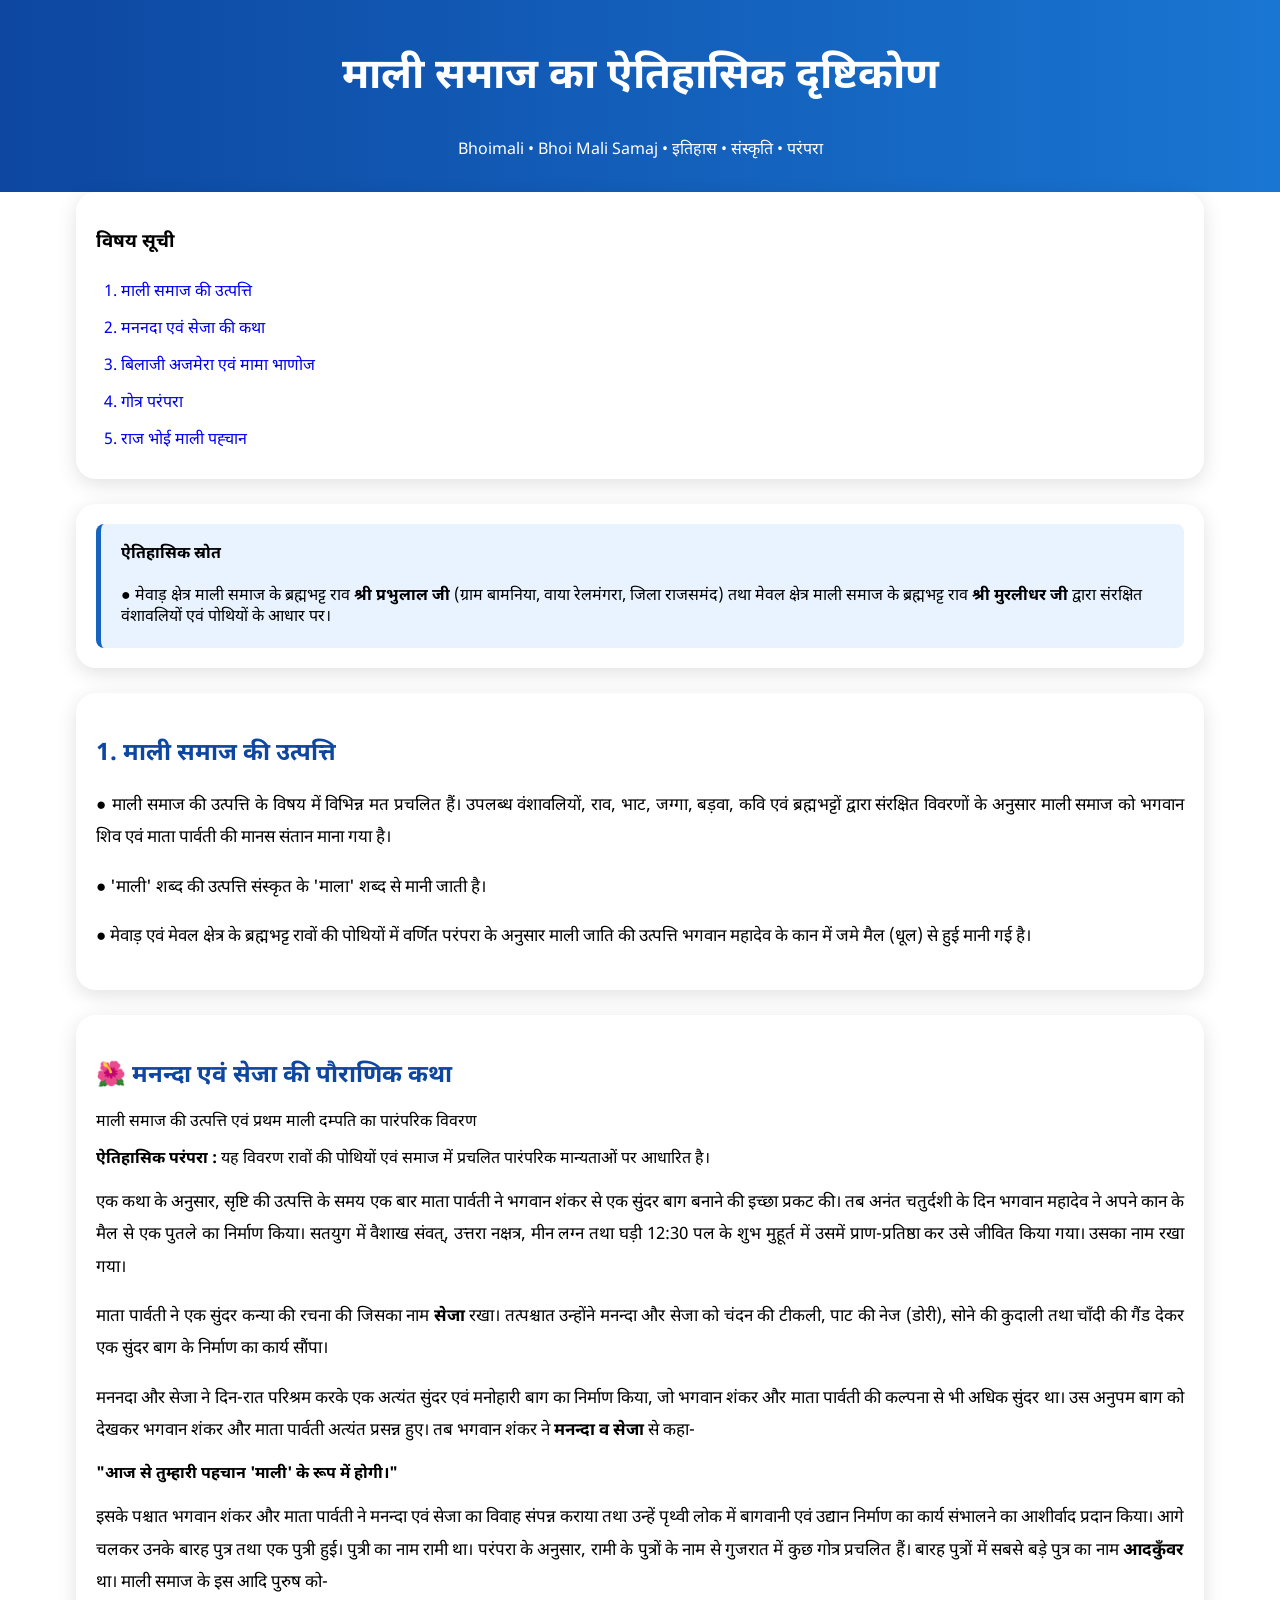
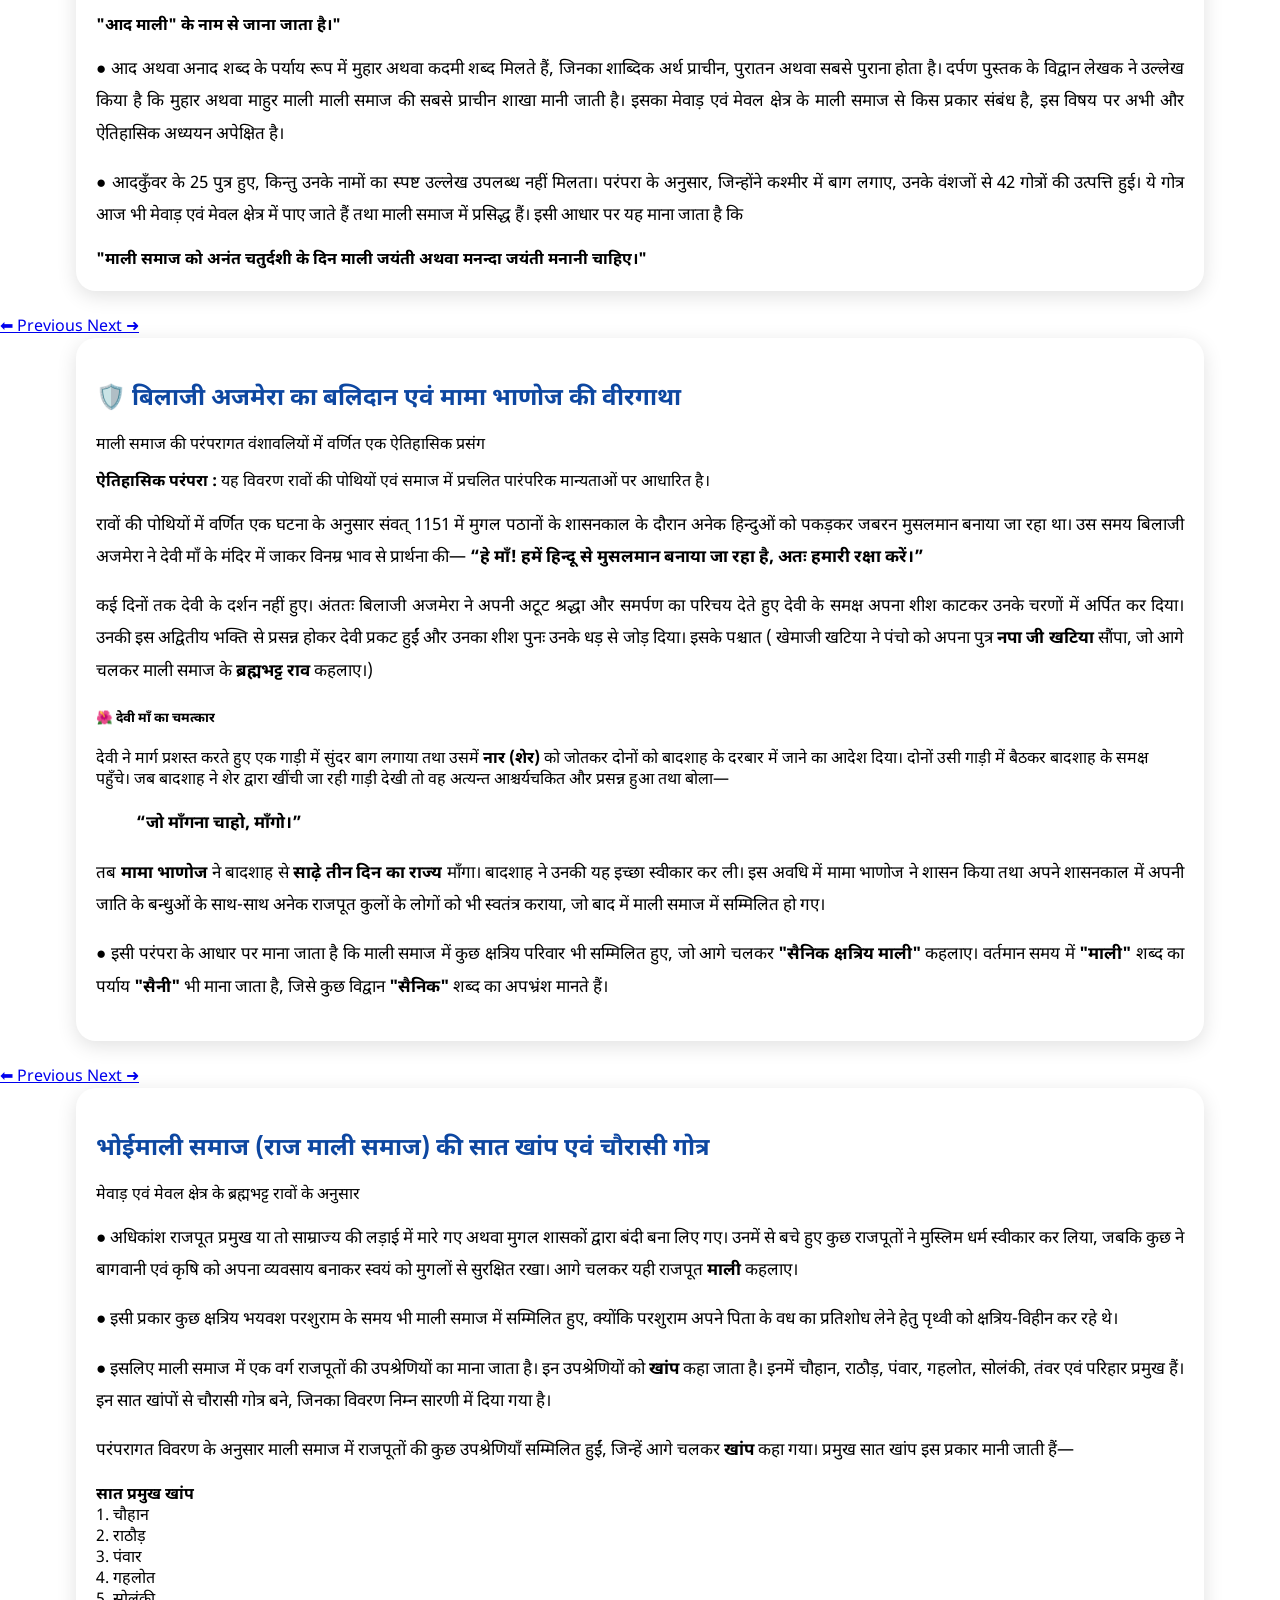
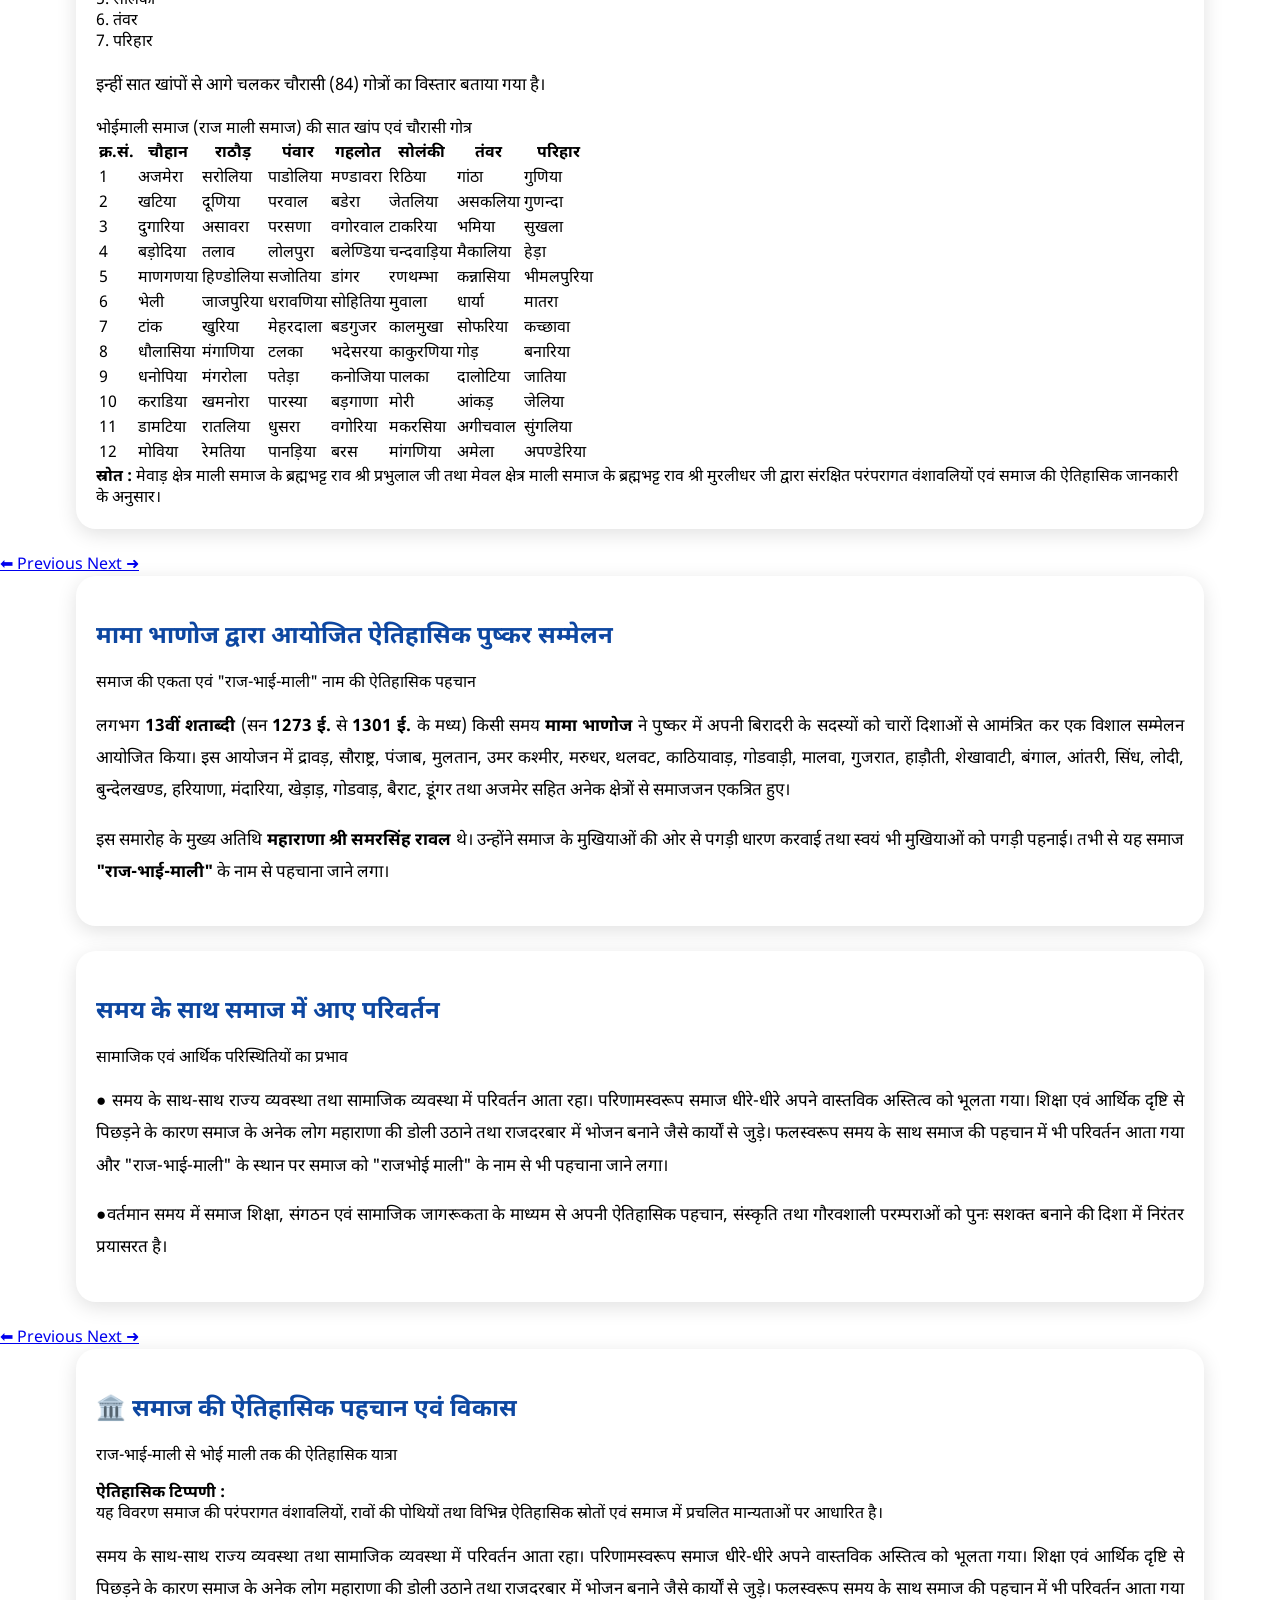
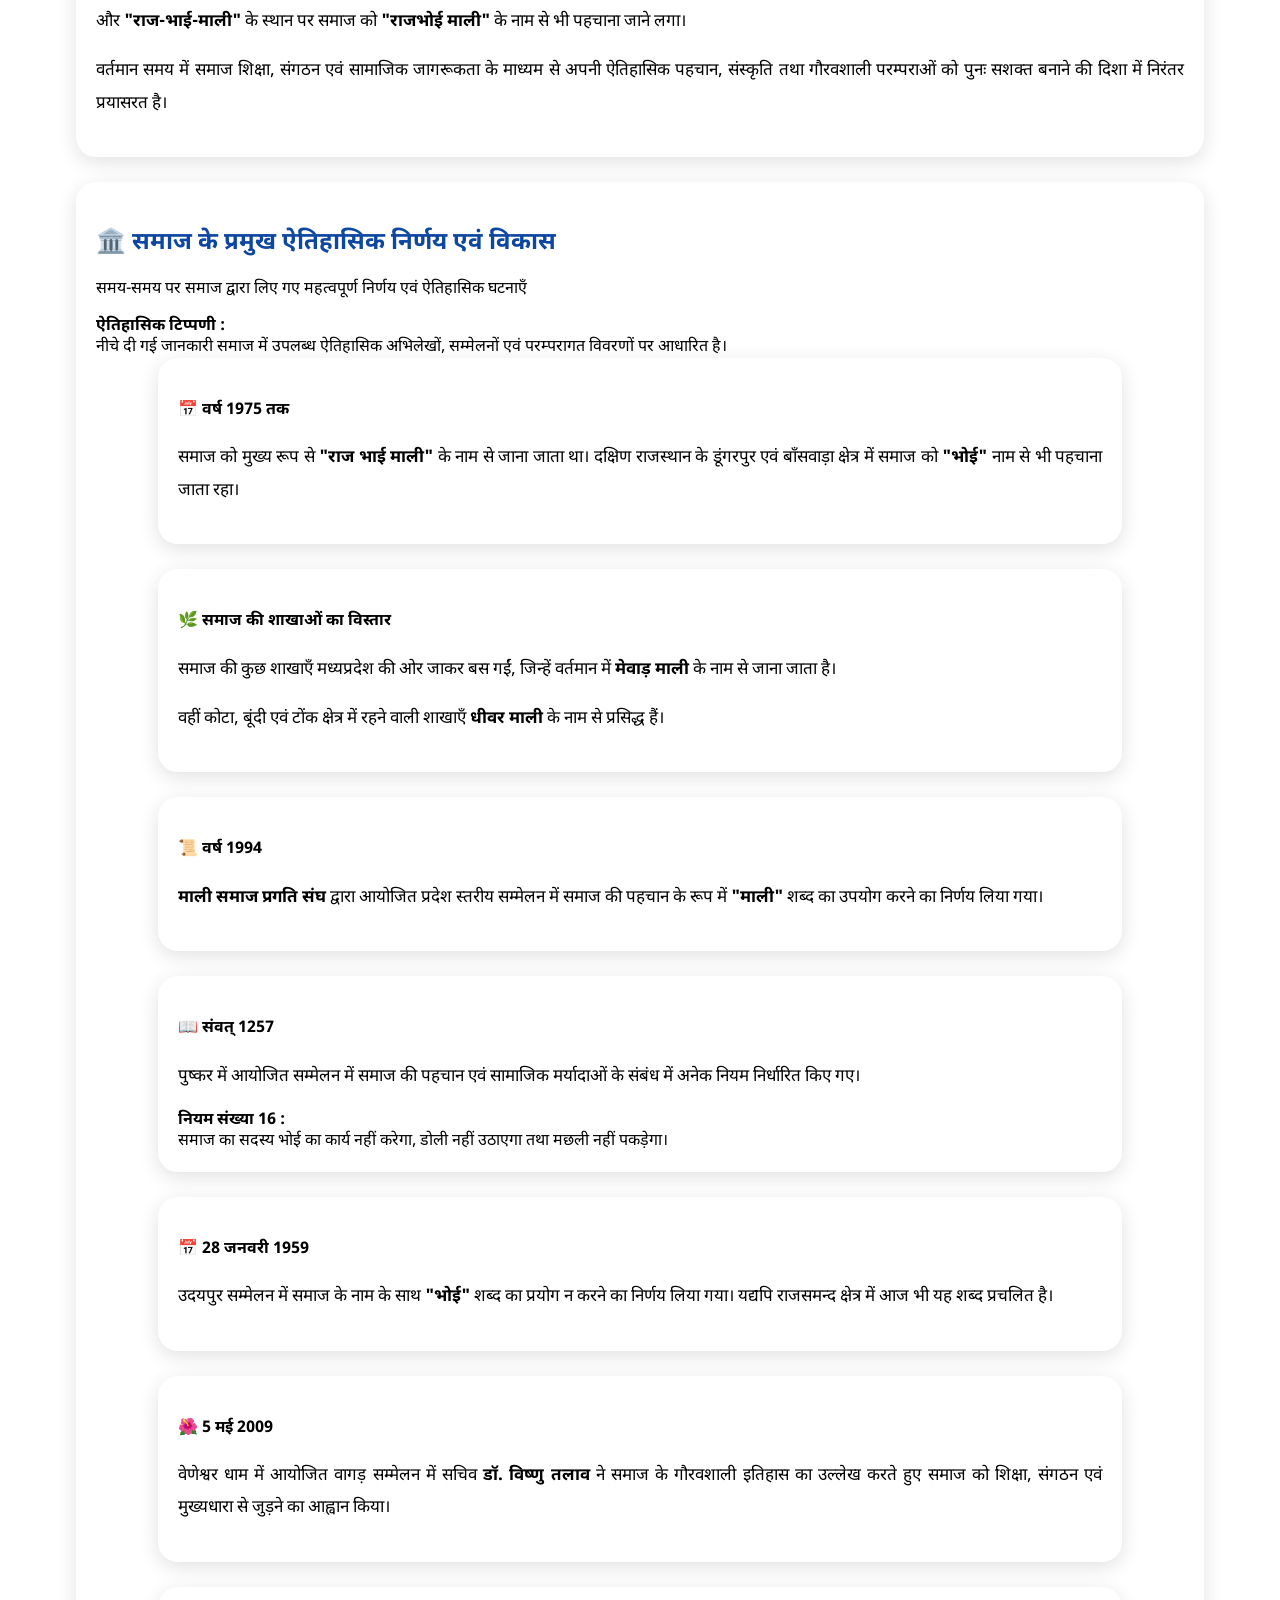
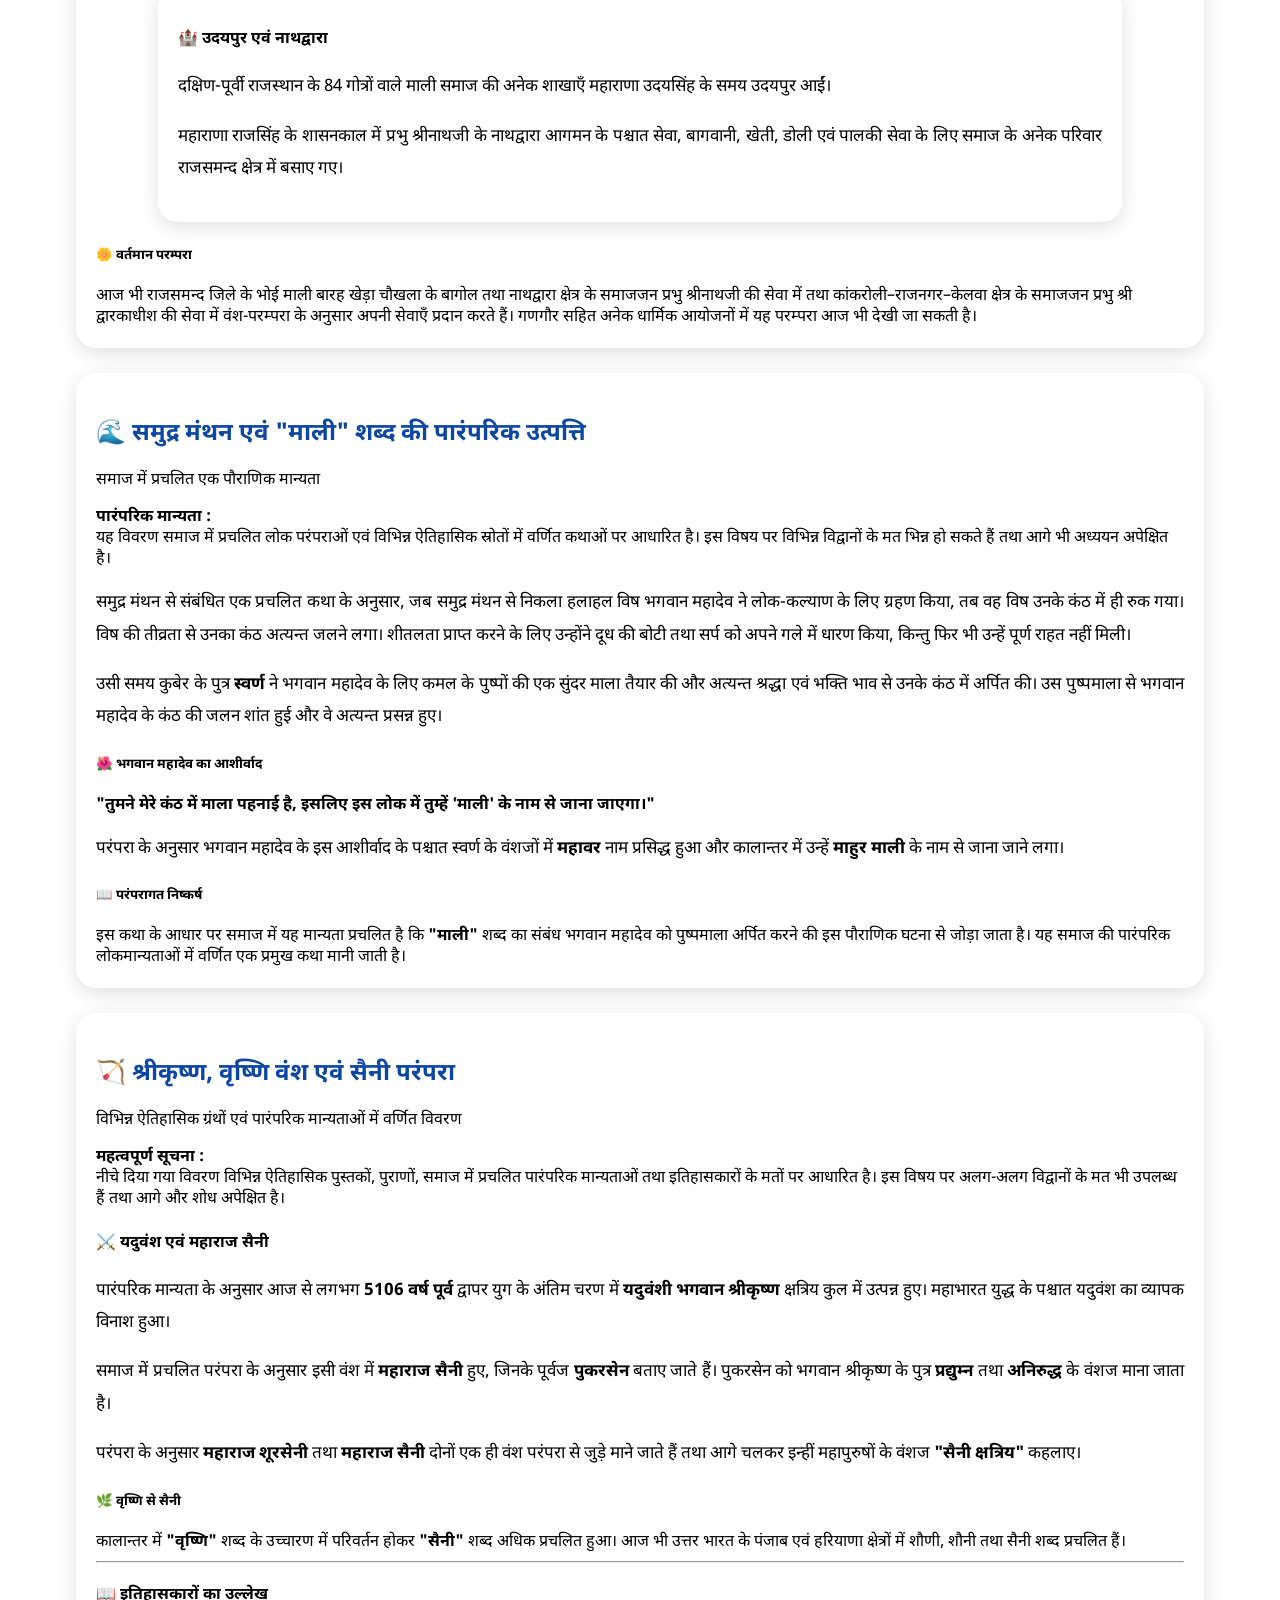
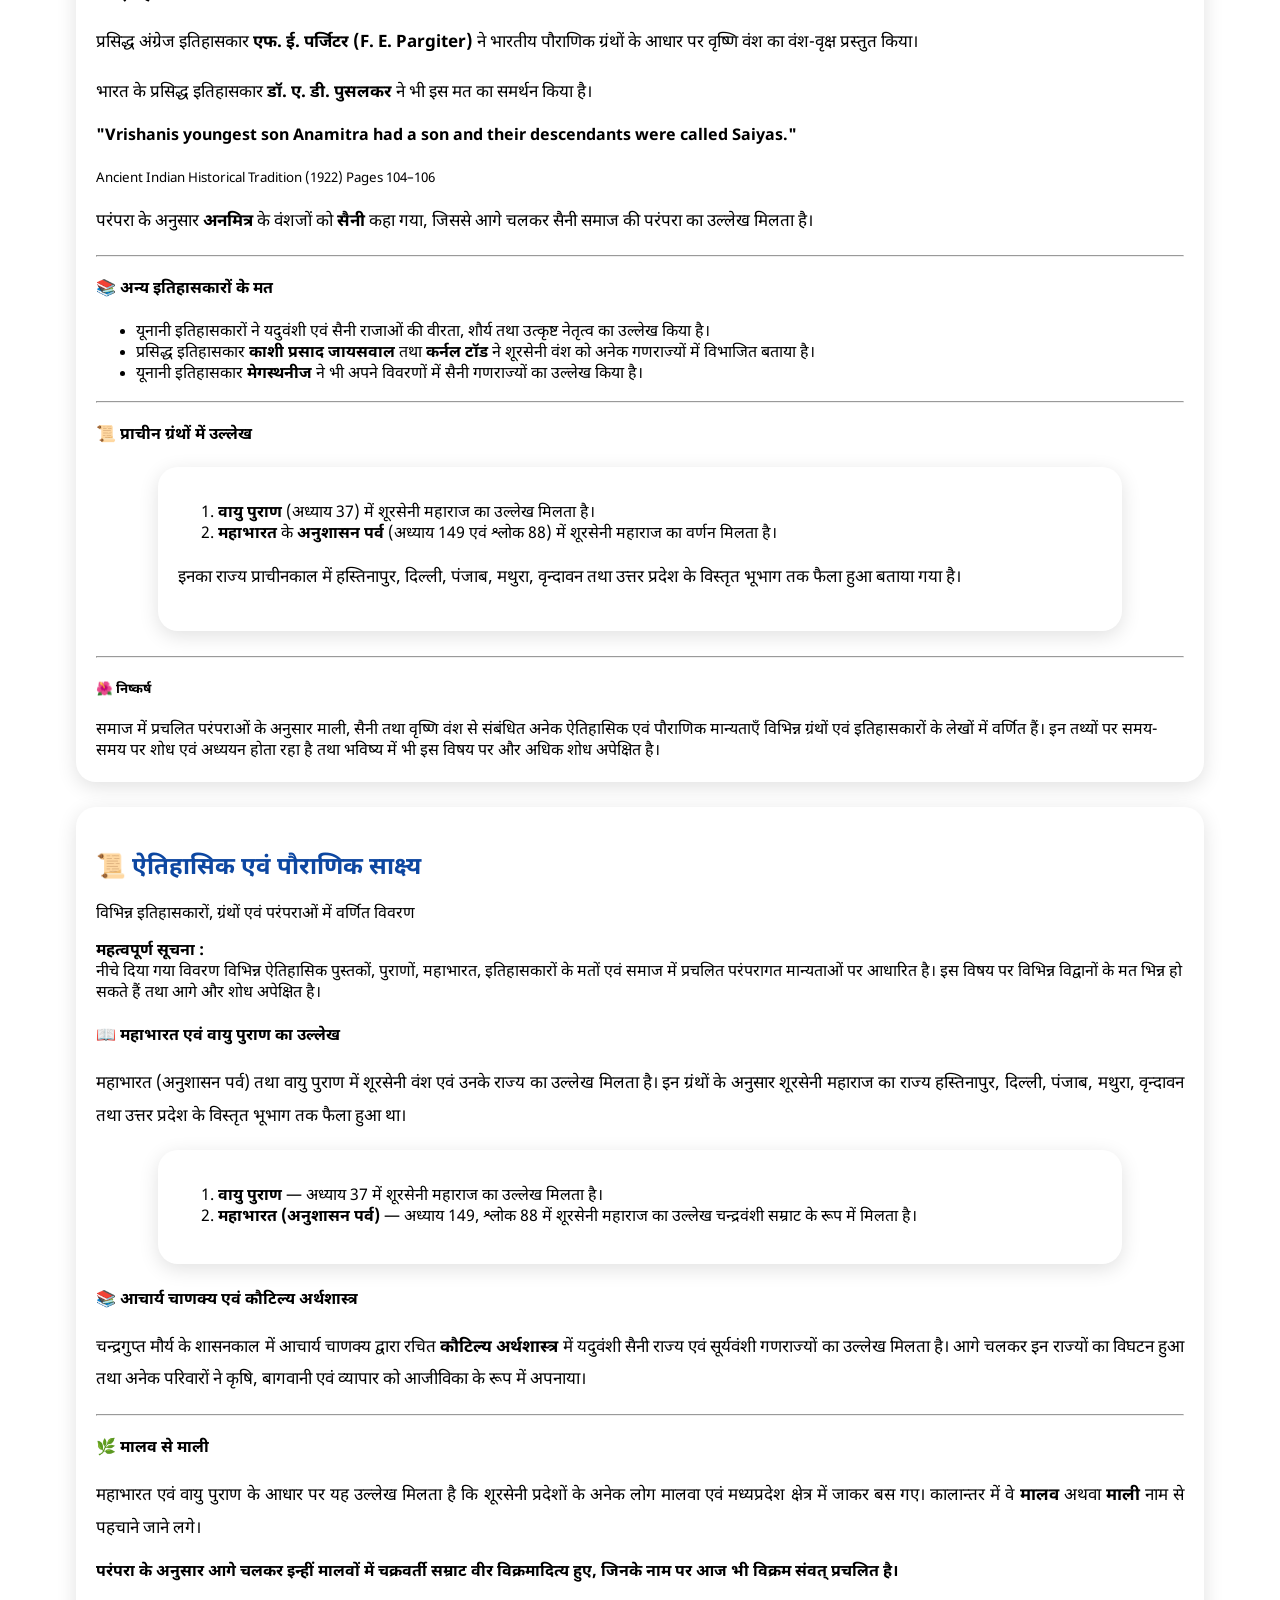
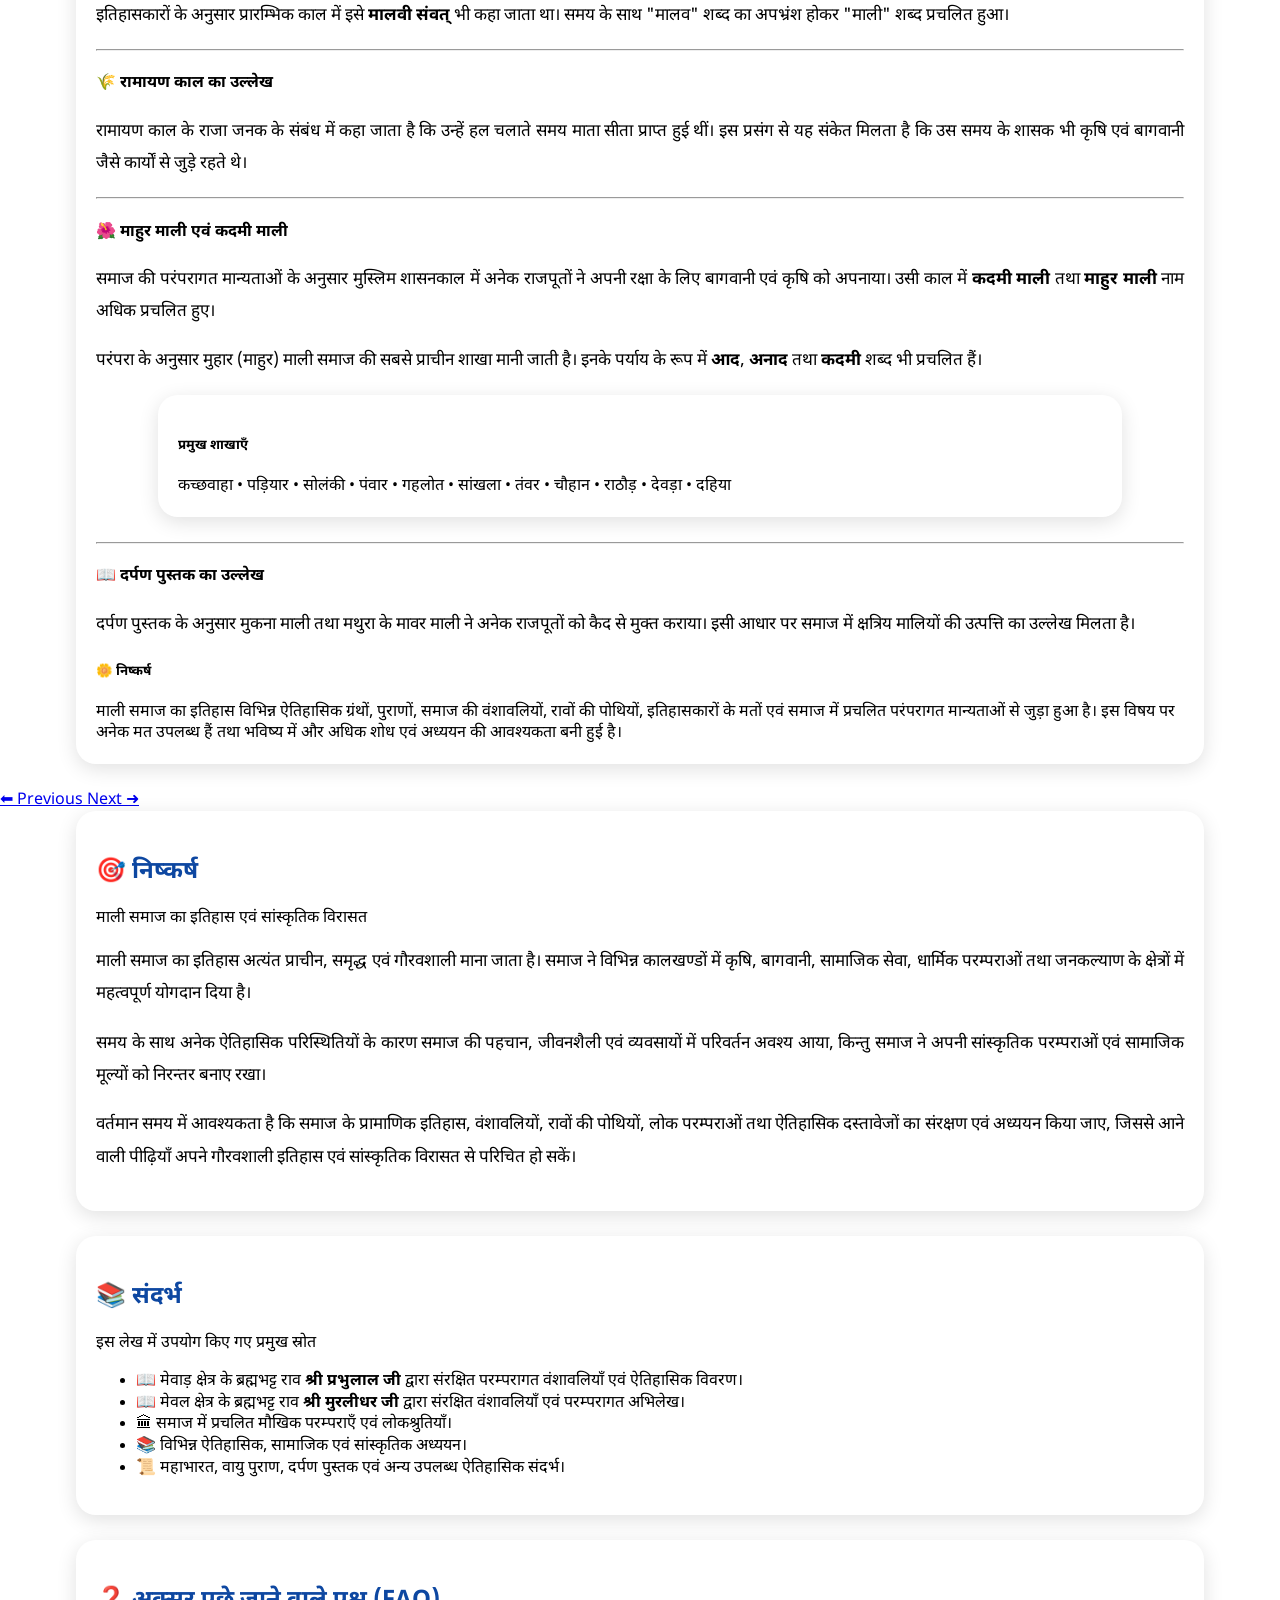
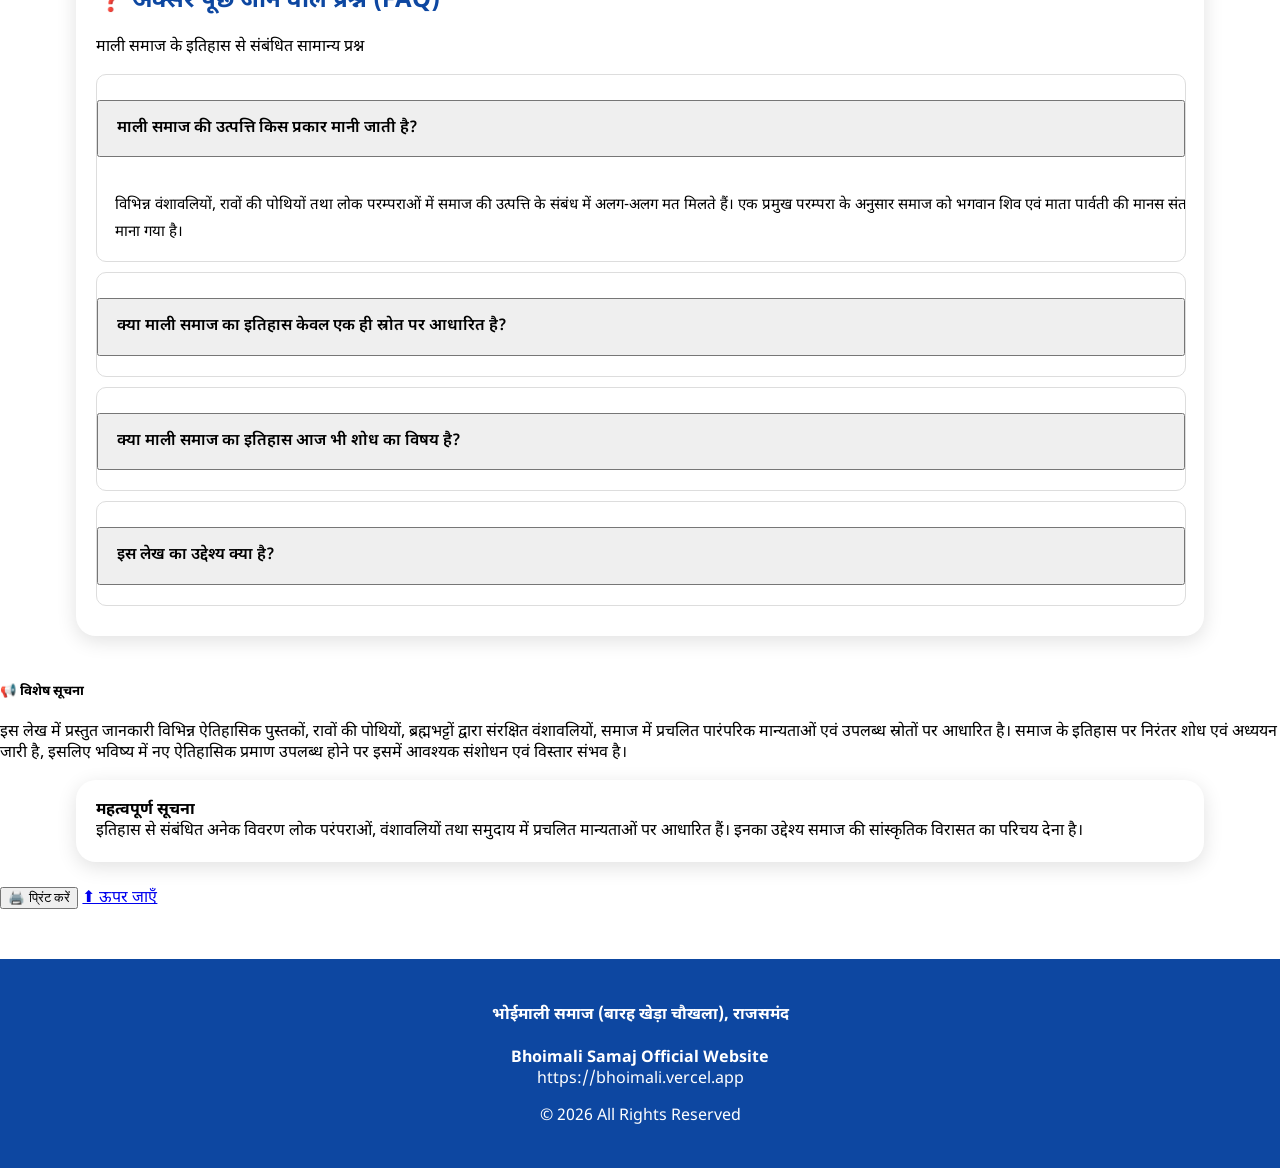
<file: bhoimali-itihas.html>
<!DOCTYPE html>
<html lang="hi">

  <head>
    <meta charset="UTF-8">
    <meta name="viewport" content="width=device-width, initial-scale=1">
    <title>माली समाज का ऐतिहासिक दृष्टिकोण | भोईमाली समाज | Bhoi Mali Samaj</title>
    <meta name="description" content="माली समाज का ऐतिहासिक दृष्टिकोण, माली समाज का इतिहास एवं उत्पत्ति।  मननदा एवं सेजा की कथा भोईमाली समाज का इतिहास और जानकारी।">
    <meta name="keywords" content="Bhoimali, Bhoi Mali, Bhoi Mali Samaj, माली समाज, माली समाज का इतिहास, भोईमाली, भोई माली समाज, राजसमंद">

 <!-- Google Search में Page को Index करने दें -->
    <meta name="robots" content="index, follow, noimageindex">
    <meta name="googlebot" content="index, follow, noimageindex">

    <meta property="og:title" content="माली समाज का ऐतिहासिक दृष्टिकोण">
    <meta property="og:description" content="भोईमाली समाज का इतिहास एवं उत्पत्ति">
    <meta property="og:type" content="article">
    <meta property="og:url" content="https://bhoimali.vercel.app/bhoimali-itihas.html">
    <meta name="author" content="Bhoimali Samaj Rajsamand">
    <!-- <meta name="theme-color" content="#0d47a1"> -->
    <meta property="og:image" content="https://res.cloudinary.com/uvnoet8d/image/upload/v1784659475/LogoChatGPtBlue.png">
   <!-- इसी Page का Canonical URL -->
    <link rel="canonical" href="https://bhoimali.vercel.app/bhoimali-itihas.html">
   
   <!-- CSS -->
    <link rel="stylesheet" href="style.css">

    <!-- Bootstrap -->
     <!-- <link rel="stylesheet" href="https://cdn.jsdelivr.net/npm/bootstrap@5.3.3/dist/css/bootstrap.min.css"> -->
    <link rel="preconnect" href="https://fonts.googleapis.com">
    <link rel="preconnect" href="https://fonts.gstatic.com" crossorigin>
    <link href="https://fonts.googleapis.com/css2?family=Noto+Sans+Devanagari:wght@400;500;600;700&display=swap" rel="stylesheet">
    


    
 <style>
        .hero1 {
            background: linear-gradient(90deg, #0d47a1, #1976d2);
            color: white;
            padding: 15px 5px;
            text-align: center;
        }

        .hero1 h1 {
            font-size: 42px;
            font-weight: bold;
        }

        .card111 {
            width: 100%;
            border: none;
            padding: 20px;
            border-radius: 20px;
            box-shadow: 0 5px 20px rgba(0, 0, 0, .12);
            margin-bottom: 25px;
        }

        @media (min-width: 769px) {
            .card111 {
                width: 85%;
                max-width: 1100px;
                margin: 0 auto 25px auto;
            }
        }


        h2 {
            color: #0d47a1;
            margin-top: 25px;
            font-weight: bold;
        }

        .toc a {
            display: block;
            padding: 8px;
            text-decoration: none;
        }

        .info {
            background: #e8f3ff;
            padding: 20px;
            border-left: 5px solid #1565c0;
            border-radius: 8px;
        }

        footer {
            background: #0d47a1;
            color: #fff;
            padding: 25px;
            margin-top: 50px;
            text-align: center;
        }


        .card111-body p,
        article p {
            text-align: justify;
            text-align-last: left;
            line-height: 1.9;
            font-size: 17px;
        }

        /* ================================
   HISTORY FAQ
================================ */














        /* ================================
   FAQ - सभी प्रश्न एक के नीचे एक
================================ */

        #faqHistory {
            display: block !important;
            width: 100% !important;
        }

        #faqHistory .accordion-item {
            display: block !important;
            width: 100% !important;
            flex: none !important;
            float: none !important;
            margin-bottom: 10px;
            border: 1px solid #ddd;
            border-radius: 10px !important;
            overflow: hidden;
        }

        #faqHistory .accordion-header {
            display: block !important;
            width: 100% !important;
        }

        #faqHistory .accordion-button {
            display: flex !important;
            width: 100% !important;
            min-height: 55px;
            padding: 14px 18px;
            font-family: 'Noto Sans Devanagari', sans-serif;
            font-size: 16px;
            font-weight: 600;
            line-height: 1.6;
            white-space: normal !important;
            text-align: left;
        }

        #faqHistory .accordion-collapse {
            display: block;
            width: 100%;
        }

        #faqHistory .accordion-collapse.collapse:not(.show) {
            display: none !important;
        }

        #faqHistory .accordion-body {
            display: block !important;
            width: 100% !important;
            padding: 15px 18px;
            font-family: 'Noto Sans Devanagari', sans-serif;
            font-size: 15px;
            line-height: 1.8;
        }

        /* Mobile */
        @media (max-width: 768px) {

            #faqHistory {
                width: 100% !important;
            }

            #faqHistory .accordion-item {
                width: 100% !important;
                margin-bottom: 10px;
            }

            #faqHistory .accordion-button {
                font-size: 15px;
                padding: 13px 14px;
            }

            #faqHistory .accordion-body {
                font-size: 14px;
                line-height: 1.8;
                padding: 13px 14px;
            }
        }
    </style>

   




<script type="application/ld+json">
{
  "@context": "https://schema.org",
  "@type": "Article",
  "headline": "माली समाज का ऐतिहासिक दृष्टिकोण",
  "author": {
    "@type": "Organization",
    "name": "भोईमाली समाज"
  },
  "publisher": {
    "@type": "Organization",
    "name": "भोईमाली समाज"
  },
  "url": "https://bhoimali.vercel.app/bhoimali-itihas.html",
  "inLanguage": "hi-IN"
}
</script>

</head>



<body id="top">
    <section class="hero1">
        <h1>माली समाज का ऐतिहासिक दृष्टिकोण</h1>
        <p class="lead">
            Bhoimali • Bhoi Mali Samaj • इतिहास • संस्कृति • परंपरा
        </p>
    </section>
    <!-- <div class="hisbox mt-7">  -->


    <div class="card111">
        <div class="card111-body">

            <h3>विषय सूची</h3>

            <div class="toc">

                <a href="#utpatti">1. माली समाज की उत्पत्ति</a>

                <a href="#mannanda">2. मननदा एवं सेजा की कथा</a>

                <a href="#bilaji">3. बिलाजी अजमेरा एवं मामा भाणोज</a>

                <a href="#gotra">4. गोत्र परंपरा</a>

                <a href="#rajmali">5. राज भोई माली पह्चान </a>

            </div>

        </div>

    </div>

    <div class="card111">

        <div class="card111-body">

            <div class="info">

                <b>ऐतिहासिक स्रोत</b>

                <br><br>

                ● मेवाड़ क्षेत्र माली समाज के ब्रह्मभट्ट राव
                <b>श्री प्रभुलाल जी</b>
                (ग्राम बामनिया, वाया रेलमंगरा, जिला राजसमंद)

                तथा

                मेवल क्षेत्र माली समाज के ब्रह्मभट्ट राव
                <b>श्री मुरलीधर जी</b>

                द्वारा संरक्षित वंशावलियों एवं पोथियों के आधार पर।

            </div>

        </div>

    </div>

    <div class="card111" id="utpatti">

        <div class="card111-body">

            <h2>1. माली समाज की उत्पत्ति</h2>

            <p>

                ● माली समाज की उत्पत्ति के विषय में विभिन्न मत प्रचलित हैं। उपलब्ध वंशावलियों, राव, भाट, जग्गा,
                बड़वा,
                कवि एवं ब्रह्मभट्टों द्वारा संरक्षित विवरणों के अनुसार माली समाज को भगवान शिव एवं माता पार्वती की
                मानस संतान
                माना गया
                है।

            </p>

            <p>

                ● 'माली' शब्द की उत्पत्ति संस्कृत के 'माला' शब्द से मानी जाती है।

            </p>

            <p>

                ● मेवाड़ एवं मेवल क्षेत्र के ब्रह्मभट्ट रावों की पोथियों में वर्णित परंपरा के अनुसार माली जाति की
                उत्पत्ति भगवान महादेव के कान में जमे मैल (धूल) से हुई मानी गई है।

            </p>

        </div>

    </div>


    <!-- <div class="card111" id="mannanda"> -->

    <div class="card111 shadow-lg border-0 rounded-4 mt-2" id="mannanda">

        <div class="card111-header bg-primary text-white text-center py-1">

            <h2 class="mb-2">
                🌺 मनन्दा एवं सेजा की पौराणिक कथा
            </h2>

            <p class="mb-0">
                माली समाज की उत्पत्ति एवं प्रथम माली दम्पति का पारंपरिक विवरण
            </p>

        </div>

        <div class="card111-body p-2">

            <div class="alert alert-warning border-start border-3 border-danger py-1">

                <strong>ऐतिहासिक परंपरा :</strong>
                यह विवरण रावों की पोथियों एवं समाज में प्रचलित पारंपरिक मान्यताओं पर आधारित है।

            </div>

            <p>

                एक कथा के अनुसार, सृष्टि की उत्पत्ति के समय एक बार माता पार्वती ने भगवान शंकर से एक सुंदर बाग
                बनाने
                की इच्छा
                प्रकट की। तब अनंत चतुर्दशी के दिन भगवान महादेव ने अपने कान के मैल से एक पुतले का निर्माण किया।
                सतयुग
                में वैशाख
                संवत्, उत्तरा नक्षत्र, मीन लग्न तथा घड़ी 12:30 पल के शुभ मुहूर्त में उसमें प्राण-प्रतिष्ठा कर
                उसे
                जीवित किया
                गया। उसका नाम <b></b> रखा गया।
            </p>


            <p>

                माता पार्वती ने एक सुंदर कन्या की रचना की जिसका नाम <b>सेजा</b> रखा।
                तत्पश्चात उन्होंने मनन्दा और सेजा को चंदन की टीकली, पाट की नेज (डोरी), सोने की कुदाली तथा चाँदी
                की गैंड देकर एक सुंदर बाग के निर्माण का कार्य सौंपा।

            </p>

            <p>
                मननदा और सेजा ने दिन-रात परिश्रम करके एक अत्यंत सुंदर एवं मनोहारी बाग का निर्माण किया, जो भगवान
                शंकर
                और
                माता पार्वती की कल्पना से भी अधिक सुंदर था। उस अनुपम बाग को देखकर भगवान शंकर और माता पार्वती
                अत्यंत
                प्रसन्न
                हुए। तब भगवान शंकर ने <b>मनन्दा व सेजा </b> से कहा-

            </p>

            <div class="alert alert-success">
                <b>
                    "आज से तुम्हारी पहचान 'माली' के रूप में होगी।"
                </b>
            </div>



            <p>
                इसके पश्चात भगवान शंकर और माता पार्वती ने मनन्दा एवं सेजा का विवाह संपन्न कराया तथा उन्हें
                पृथ्वी
                लोक
                में बागवानी एवं उद्यान निर्माण
                का कार्य संभालने का आशीर्वाद प्रदान किया। आगे चलकर उनके बारह पुत्र तथा एक पुत्री हुई। पुत्री का
                नाम
                रामी था। परंपरा के अनुसार, रामी के पुत्रों
                के नाम से गुजरात में कुछ गोत्र प्रचलित हैं। बारह पुत्रों में सबसे बड़े पुत्र का नाम <b> आदकुँवर
                </b>
                था।
                माली समाज के इस आदि पुरुष को-
            </p>

            <div class="alert alert-success">
                <b>
                    "आद माली" के नाम से जाना जाता है।"
                </b>
            </div>



            <p> ● आद अथवा अनाद शब्द के पर्याय रूप में मुहार अथवा कदमी शब्द मिलते हैं, जिनका शाब्दिक अर्थ
                प्राचीन,
                पुरातन अथवा सबसे पुराना होता है। दर्पण पुस्तक के विद्वान लेखक ने उल्लेख किया है कि मुहार अथवा
                माहुर
                माली माली
                समाज की सबसे प्राचीन शाखा मानी जाती है। इसका मेवाड़ एवं मेवल क्षेत्र के माली समाज से किस प्रकार
                संबंध है, इस विषय
                पर अभी और ऐतिहासिक अध्ययन अपेक्षित है।
            </p>

            <p>
                ● आदकुँवर के 25 पुत्र हुए, किन्तु उनके नामों का स्पष्ट उल्लेख उपलब्ध नहीं मिलता। परंपरा के
                अनुसार,
                जिन्होंने कश्मीर में बाग लगाए, उनके वंशजों से 42 गोत्रों की उत्पत्ति हुई। ये गोत्र आज भी मेवाड़
                एवं
                मेवल
                क्षेत्र में पाए जाते हैं तथा माली समाज में प्रसिद्ध हैं। इसी आधार पर यह माना जाता है कि



            </p>

            <div class="alert alert-success">
                <b>
                    "माली समाज को अनंत चतुर्दशी के दिन माली जयंती अथवा मनन्दा जयंती मनानी चाहिए।"
                </b>
            </div>





        </div>

    </div>




    <div class="text-center mt-5 mb-5">

        <a href="#mannanda" class="btn btn-secondary">
            ⬅ Previous
        </a>

        <a href="#bilaji" class="btn btn-primary ms-2">
            Next ➜
        </a>

    </div>




    <!-- =============================== -->
    <!-- बिलाजी अजमेरा एवं मामा भाणोज -->
    <!-- =============================== -->

    <div class="card111 shadow-lg border-0 rounded-4 mt-2" id="bilaji">

        <div class="card111-header bg-danger text-white text-center py-1">

            <h2 class="mb-2">
                🛡️ बिलाजी अजमेरा का बलिदान एवं मामा भाणोज की वीरगाथा
            </h2>

            <p class="mb-0">
                माली समाज की परंपरागत वंशावलियों में वर्णित एक ऐतिहासिक प्रसंग
            </p>

        </div>

        <div class="card111-body p-2">

            <div class="alert alert-warning border-start border-2 border-danger py-1">

                <strong>ऐतिहासिक परंपरा :</strong>
                यह विवरण रावों की पोथियों एवं समाज में प्रचलित पारंपरिक मान्यताओं पर आधारित है।

            </div>

            <p class="text-justify">

                रावों की पोथियों में वर्णित एक घटना के अनुसार संवत् 1151 में मुगल पठानों के शासनकाल के दौरान
                अनेक
                हिन्दुओं को पकड़कर जबरन मुसलमान बनाया जा रहा था। उस समय बिलाजी अजमेरा ने देवी माँ के मंदिर में
                जाकर
                विनम्र भाव से प्रार्थना की— <strong>“हे माँ! हमें हिन्दू से मुसलमान बनाया जा रहा है, अतः हमारी
                    रक्षा
                    करें।”</strong>

            </p>

            <p class="text-justify">

                कई दिनों तक देवी के दर्शन नहीं हुए। अंततः बिलाजी अजमेरा ने अपनी अटूट श्रद्धा और समर्पण का परिचय
                देते
                हुए देवी के समक्ष अपना शीश काटकर उनके चरणों में अर्पित कर दिया। उनकी इस अद्वितीय भक्ति से
                प्रसन्न
                होकर देवी प्रकट हुईं और उनका शीश पुनः उनके धड़ से जोड़ दिया। इसके पश्चात ( खेमाजी खटिया ने पंचो
                को
                अपना पुत्र <strong>नपा जी खटिया</strong> सौंपा, जो आगे चलकर माली समाज के <strong>ब्रह्मभट्ट
                    राव</strong> कहलाए।)

            </p>

            <div class="alert alert-success">

                <h5 class="mb-2">
                    🌺 देवी माँ का चमत्कार
                </h5>

                देवी ने मार्ग प्रशस्त करते हुए एक गाड़ी में सुंदर बाग लगाया तथा उसमें <strong>नार (शेर)</strong>
                को
                जोतकर दोनों को बादशाह के दरबार में जाने का आदेश दिया। दोनों उसी गाड़ी में बैठकर बादशाह के समक्ष
                पहुँचे। जब बादशाह ने शेर द्वारा खींची जा रही गाड़ी देखी तो वह अत्यन्त आश्चर्यचकित और प्रसन्न हुआ
                तथा
                बोला—

                <blockquote class="blockquote mt-3">

                    <p class="mb-0">

                        <strong>“जो माँगना चाहो, माँगो।”</strong>

                    </p>

                </blockquote>

            </div>

            <p class="text-justify">

                तब <strong>मामा भाणोज</strong> ने बादशाह से <strong>साढ़े तीन दिन का राज्य</strong> माँगा।
                बादशाह ने
                उनकी यह इच्छा स्वीकार कर ली। इस अवधि में मामा भाणोज ने शासन किया तथा अपने शासनकाल में अपनी जाति
                के
                बन्धुओं के साथ-साथ अनेक राजपूत कुलों के लोगों को भी स्वतंत्र कराया, जो बाद में माली समाज में
                सम्मिलित हो गए।

            </p>

            <p class="text-justify">

                ● इसी परंपरा के आधार पर माना जाता है कि माली समाज में कुछ क्षत्रिय परिवार भी सम्मिलित हुए, जो आगे
                चलकर
                <strong>"सैनिक क्षत्रिय माली"</strong> कहलाए। वर्तमान समय में <strong>"माली"</strong> शब्द का
                पर्याय
                <strong>"सैनी"</strong> भी माना जाता है, जिसे कुछ विद्वान <strong>"सैनिक"</strong> शब्द का
                अपभ्रंश
                मानते हैं।

            </p>

        </div>

    </div>


    <div class="text-center mt-5 mb-5">

        <a href="#bilaji" class="btn btn-secondary">
            ⬅ Previous
        </a>

        <a href="#gotra" class="btn btn-primary ms-2">
            Next ➜
        </a>

    </div>







    <!-- ========================= -->
    <!-- राज माली समाज की सात खांप -->
    <!-- ========================= -->



    <div class="card111 shadow-lg border-0 rounded-4 mt-2" id="">

        <div class="card111-header bg-warning text-dark text-center py-1">
            <h2 class="fw-bold mb-2">
                भोईमाली समाज (राज माली समाज) की सात खांप एवं चौरासी गोत्र
            </h2>

            <p class="mb-0 fs-5">
                मेवाड़ एवं मेवल क्षेत्र के ब्रह्मभट्ट रावों के अनुसार
            </p>
        </div>

        <div class="card111-body p-2">

            <p class="text-justify lh-lg fs-6">
                ● अधिकांश राजपूत प्रमुख या तो साम्राज्य की लड़ाई में मारे गए अथवा
                मुगल शासकों द्वारा बंदी बना लिए गए। उनमें से बचे हुए कुछ
                राजपूतों ने मुस्लिम धर्म स्वीकार कर लिया, जबकि कुछ ने
                बागवानी एवं कृषि को अपना व्यवसाय बनाकर स्वयं को मुगलों से
                सुरक्षित रखा। आगे चलकर यही राजपूत <strong>माली</strong>
                कहलाए।
            </p>

            <p class="text-justify lh-lg fs-6">
                ● इसी प्रकार कुछ क्षत्रिय भयवश परशुराम के समय भी माली समाज में
                सम्मिलित हुए, क्योंकि परशुराम अपने पिता के वध का प्रतिशोध लेने
                हेतु पृथ्वी को क्षत्रिय-विहीन कर रहे थे।
            </p>

            <p class="text-justify lh-lg fs-6">
                ● इसलिए माली समाज में एक वर्ग राजपूतों की उपश्रेणियों का माना
                जाता है। इन उपश्रेणियों को <strong>खांप</strong> कहा जाता है।
                इनमें चौहान, राठौड़, पंवार, गहलोत, सोलंकी, तंवर एवं परिहार
                प्रमुख हैं। इन सात खांपों से चौरासी गोत्र बने, जिनका विवरण
                निम्न सारणी में दिया गया है।
            </p>


            <div class="card111-body p-1">

                <!-- <h2>4. राज माली समाज एवं 84 गोत्र</h2> -->

                <p>
                    परंपरागत विवरण के अनुसार माली समाज में राजपूतों की कुछ उपश्रेणियाँ सम्मिलित हुईं,
                    जिन्हें आगे चलकर <strong>खांप</strong> कहा गया। प्रमुख सात खांप इस प्रकार मानी जाती हैं—
                </p>

                <div class="alert alert-info p-1">

                    <b>सात प्रमुख खांप</b>

                    <br>

                    1. चौहान<br>
                    2. राठौड़<br>
                    3. पंवार<br>
                    4. गहलोत<br>
                    5. सोलंकी<br>
                    6. तंवर<br>
                    7. परिहार

                </div>

                <p>

                    इन्हीं सात खांपों से आगे चलकर चौरासी (84) गोत्रों का विस्तार बताया गया है।

                </p>

            </div>
        </div>

        <div class="alert alert-success text-center fw-bold fs-4 my-7" id="gotra">
            भोईमाली समाज (राज माली समाज) की सात खांप एवं चौरासी गोत्र
        </div>





        <div class="table-responsive">

            <table class="table table-bordered table-striped table-hover text-center align-middle">

                <thead class="table-success">

                    <tr>

                        <th>क्र.सं.</th>

                        <th>चौहान</th>

                        <th>राठौड़</th>

                        <th>पंवार</th>

                        <th>गहलोत</th>

                        <th>सोलंकी</th>

                        <th>तंवर</th>

                        <th>परिहार</th>

                    </tr>

                </thead>

                <tbody>

                    <tr>
                        <td>1</td>
                        <td>अजमेरा</td>
                        <td>सरोलिया</td>
                        <td>पाडोलिया</td>
                        <td>मण्डावरा</td>
                        <td>रिठिया</td>
                        <td>गांठा</td>
                        <td>गुणिया</td>
                    </tr>

                    <tr>
                        <td>2</td>
                        <td>खटिया</td>
                        <td>दूणिया</td>
                        <td>परवाल</td>
                        <td>बडेरा</td>
                        <td>जेतलिया</td>
                        <td>असकलिया</td>
                        <td>गुणन्दा</td>
                    </tr>

                    <tr>
                        <td>3</td>
                        <td>दुगारिया</td>
                        <td>असावरा</td>
                        <td>परसणा</td>
                        <td>वगोरवाल</td>
                        <td>टाकरिया</td>
                        <td>भमिया</td>
                        <td>सुखला</td>
                    </tr>

                    <tr>
                        <td>4</td>
                        <td>बड़ोदिया</td>
                        <td>तलाव</td>
                        <td>लोलपुरा</td>
                        <td>बलेण्डिया</td>
                        <td>चन्दवाड़िया</td>
                        <td>मैकालिया</td>
                        <td>हेड़ा</td>
                    </tr>

                    <tr>
                        <td>5</td>
                        <td>माणगणया</td>
                        <td>हिण्डोलिया</td>
                        <td>सजोतिया</td>
                        <td>डांगर</td>
                        <td>रणथम्भा</td>
                        <td>कन्नासिया</td>
                        <td>भीमलपुरिया</td>
                    </tr>

                    <tr>
                        <td>6</td>
                        <td>भेली</td>
                        <td>जाजपुरिया</td>
                        <td>धरावणिया</td>
                        <td>सोहितिया</td>
                        <td>मुवाला</td>
                        <td>धार्या</td>
                        <td>मातरा</td>
                    </tr>

                    <tr>
                        <td>7</td>
                        <td>टांक</td>
                        <td>खुरिया</td>
                        <td>मेहरदाला</td>
                        <td>बडगुजर</td>
                        <td>कालमुखा</td>
                        <td>सोफरिया</td>
                        <td>कच्छावा</td>
                    </tr>

                    <tr>
                        <td>8</td>
                        <td>धौलासिया</td>
                        <td>मंगाणिया</td>
                        <td>टलका</td>
                        <td>भदेसरया</td>
                        <td>काकुरणिया</td>
                        <td>गोड़</td>
                        <td>बनारिया</td>
                    </tr>

                    <tr>
                        <td>9</td>
                        <td>धनोपिया</td>
                        <td>मंगरोला</td>
                        <td>पतेड़ा</td>
                        <td>कनोजिया</td>
                        <td>पालका</td>
                        <td>दालोटिया</td>
                        <td>जातिया</td>
                    </tr>

                    <tr>
                        <td>10</td>
                        <td>कराडिया</td>
                        <td>खमनोरा</td>
                        <td>पारस्या</td>
                        <td>बड़गाणा</td>
                        <td>मोरी</td>
                        <td>आंकड़</td>
                        <td>जेलिया</td>
                    </tr>

                    <tr>
                        <td>11</td>
                        <td>डामटिया</td>
                        <td>रातलिया</td>
                        <td>धुसरा</td>
                        <td>वगोरिया</td>
                        <td>मकरसिया</td>
                        <td>अगीचवाल</td>
                        <td>सुंगलिया</td>
                    </tr>

                    <tr>
                        <td>12</td>
                        <td>मोविया</td>
                        <td>रेमतिया</td>
                        <td>पानड़िया</td>
                        <td>बरस</td>
                        <td>मांगणिया</td>
                        <td>अमेला</td>
                        <td>अपण्डेरिया</td>
                    </tr>

                </tbody>

            </table>

        </div>

        <div class="alert alert-light border-start border-2 border-success mt-2">

            <strong>स्रोत :</strong>

            मेवाड़ क्षेत्र माली समाज के ब्रह्मभट्ट राव श्री प्रभुलाल जी तथा
            मेवल क्षेत्र माली समाज के ब्रह्मभट्ट राव श्री मुरलीधर जी द्वारा
            संरक्षित परंपरागत वंशावलियों एवं समाज की ऐतिहासिक जानकारी के अनुसार।

        </div>

    </div>




    <div class="text-center mt-5 mb-5">

        <a href="#gotra" class="btn btn-secondary">
            ⬅ Previous
        </a>

        <a href="#rajmali" class="btn btn-primary ms-2">
            Next ➜
        </a>

    </div>





    <!-- ========================= -->
    <!-- मामा भाणोज का पुष्कर सम्मेलन -->
    <!-- ========================= -->




    <div class="card111 shadow-lg border-0 rounded-4 mt-2" id="rajmali">

        <div class="card111-header bg-info text-white text-center py-1">
            <h2 class="fw-bold mb-2">
                मामा भाणोज द्वारा आयोजित ऐतिहासिक पुष्कर सम्मेलन
            </h2>

            <p class="mb-0 fs-5">
                समाज की एकता एवं "राज-भाई-माली" नाम की ऐतिहासिक पहचान
            </p>
        </div>

        <div class="card111-body px-lg-5 px-md-4 px-4 py-4">

            <p class="text-justify lh-lg fs-6">
                लगभग <strong>13वीं शताब्दी</strong> (सन <strong>1273 ई.</strong> से
                <strong>1301 ई.</strong> के मध्य) किसी समय
                <strong>मामा भाणोज</strong> ने पुष्कर में अपनी बिरादरी के सदस्यों को
                चारों दिशाओं से आमंत्रित कर एक विशाल सम्मेलन आयोजित किया।
                इस आयोजन में द्रावड़, सौराष्ट्र, पंजाब, मुलतान, उमर कश्मीर,
                मरुधर, थलवट, काठियावाड़, गोडवाड़ी, मालवा, गुजरात, हाड़ौती,
                शेखावाटी, बंगाल, आंतरी, सिंध, लोदी, बुन्देलखण्ड, हरियाणा,
                मंदारिया, खेड़ाड़, गोडवाड़, बैराट, डूंगर तथा अजमेर सहित अनेक
                क्षेत्रों से समाजजन एकत्रित हुए।
            </p>

            <p class="text-justify lh-lg fs-6">
                इस समारोह के मुख्य अतिथि
                <strong>महाराणा श्री समरसिंह रावल</strong> थे।
                उन्होंने समाज के मुखियाओं की ओर से पगड़ी धारण करवाई तथा स्वयं भी
                मुखियाओं को पगड़ी पहनाई। तभी से यह समाज
                <strong>"राज-भाई-माली"</strong> के नाम से पहचाना जाने लगा।
            </p>

        </div>

    </div>



    <!-- ========================= -->
    <!-- सामाजिक परिवर्तन -->
    <!-- ========================= -->


    <div class="card111 shadow-lg border-0 rounded-4 mt-2" id="">

        <div class="card111-header bg-secondary text-dark text-center py-1">

            <h2 class="fw-bold mb-2">
                समय के साथ समाज में आए परिवर्तन
            </h2>

            <p class="mb-0 fs-5">
                सामाजिक एवं आर्थिक परिस्थितियों का प्रभाव
            </p>
        </div>

        <div class="card111-body px-lg-5 px-md-4 px-4 py-4">


            <p class="text-justify lh-lg fs-6">
                ● समय के साथ-साथ राज्य व्यवस्था तथा सामाजिक व्यवस्था में परिवर्तन आता रहा।
                परिणामस्वरूप समाज धीरे-धीरे अपने वास्तविक अस्तित्व को भूलता गया। शिक्षा एवं
                आर्थिक दृष्टि से पिछड़ने के कारण समाज के अनेक लोग महाराणा की डोली उठाने तथा
                राजदरबार में भोजन बनाने जैसे कार्यों से जुड़े। फलस्वरूप समय के साथ समाज की
                पहचान में भी परिवर्तन आता गया और "राज-भाई-माली" के स्थान पर समाज को
                "राजभोई माली" के नाम से भी पहचाना जाने लगा।
            </p>
            </p>

            <p class="text-justify lh-lg fs-6">
                ●वर्तमान समय में समाज शिक्षा, संगठन एवं सामाजिक जागरूकता के माध्यम से अपनी
                ऐतिहासिक पहचान, संस्कृति तथा गौरवशाली परम्पराओं को पुनः सशक्त बनाने की दिशा
                में निरंतर प्रयासरत है।
            </p>
        </div>

    </div>











    <div class="text-center mt-5 mb-5">

        <a href="#mannanda" class="btn btn-secondary">
            ⬅ Previous
        </a>

        <a href="#history31" class="btn btn-primary ms-2">
            Next ➜
        </a>

    </div>









    <!-- ========================= -->
    <!-- PART 3 START -->
    <!-- ========================= -->
    <div class="card111 shadow-lg border-0 rounded-4 mt-4">

        <div class="card111-header bg-success text-white text-center">
            <h2>🏛️ समाज की ऐतिहासिक पहचान एवं विकास</h2>
            <p class="mb-0">
                राज-भाई-माली से भोई माली तक की ऐतिहासिक यात्रा
            </p>
        </div>

        <div class="card111-body px-4 py-4">

            <div class="alert alert-warning border-start border-5 border-danger">
                <b>ऐतिहासिक टिप्पणी :</b><br>
                यह विवरण समाज की परंपरागत वंशावलियों, रावों की पोथियों तथा विभिन्न ऐतिहासिक स्रोतों एवं समाज में
                प्रचलित मान्यताओं पर आधारित है।
            </div>

            <p>
                समय के साथ-साथ राज्य व्यवस्था तथा सामाजिक व्यवस्था में परिवर्तन आता रहा। परिणामस्वरूप समाज धीरे-धीरे
                अपने वास्तविक अस्तित्व को भूलता गया। शिक्षा एवं आर्थिक दृष्टि से पिछड़ने के कारण समाज के अनेक लोग
                महाराणा की डोली उठाने तथा राजदरबार में भोजन बनाने जैसे कार्यों से जुड़े। फलस्वरूप समय के साथ समाज की
                पहचान में भी परिवर्तन आता गया और <b>"राज-भाई-माली"</b> के स्थान पर समाज को <b>"राजभोई माली"</b> के
                नाम से भी पहचाना जाने लगा।
            </p>

            <p>
                वर्तमान समय में समाज शिक्षा, संगठन एवं सामाजिक जागरूकता के माध्यम से अपनी ऐतिहासिक पहचान, संस्कृति
                तथा गौरवशाली परम्पराओं को पुनः सशक्त बनाने की दिशा में निरंतर प्रयासरत है।
            </p>

        </div>
    </div>









    <!-- =======================
     SECTION 2
======================== -->

    <div class="card111 shadow-lg border-0 rounded-4 mt-4">

        <div class="card111-header bg-primary text-white text-center py-3">

            <h2 class="mb-1">
                🏛️ समाज के प्रमुख ऐतिहासिक निर्णय एवं विकास
            </h2>

            <p class="mb-0">
                समय-समय पर समाज द्वारा लिए गए महत्वपूर्ण निर्णय एवं ऐतिहासिक घटनाएँ
            </p>

        </div>

        <div class="card111-body px-4 py-4">

            <div class="alert alert-info border-start border-5 border-primary">

                <strong>ऐतिहासिक टिप्पणी :</strong><br>

                नीचे दी गई जानकारी समाज में उपलब्ध ऐतिहासिक अभिलेखों, सम्मेलनों एवं
                परम्परागत विवरणों पर आधारित है।

            </div>


            <!-- 1975 -->

            <div class="card111 border-success shadow-sm mb-3">

                <div class="card111-body">

                    <h4 class="text-success">
                        📅 वर्ष 1975 तक
                    </h4>

                    <p class="mb-0">

                        समाज को मुख्य रूप से <b>"राज भाई माली"</b> के नाम से जाना जाता
                        था। दक्षिण राजस्थान के डूंगरपुर एवं बाँसवाड़ा क्षेत्र में समाज
                        को <b>"भोई"</b> नाम से भी पहचाना जाता रहा।

                    </p>

                </div>

            </div>


            <!-- मध्यप्रदेश -->

            <div class="card111 border-warning shadow-sm mb-3">

                <div class="card111-body">

                    <h4 class="text-warning">

                        🌿 समाज की शाखाओं का विस्तार

                    </h4>

                    <p>

                        समाज की कुछ शाखाएँ मध्यप्रदेश की ओर जाकर बस गईं, जिन्हें
                        वर्तमान में <b>मेवाड़ माली</b> के नाम से जाना जाता है।

                    </p>

                    <p class="mb-0">

                        वहीं कोटा, बूंदी एवं टोंक क्षेत्र में रहने वाली शाखाएँ
                        <b>धीवर माली</b> के नाम से प्रसिद्ध हैं।

                    </p>

                </div>

            </div>


            <!-- 1994 -->

            <div class="card111 border-primary shadow-sm mb-3">

                <div class="card111-body">

                    <h4 class="text-primary">

                        📜 वर्ष 1994

                    </h4>

                    <p class="mb-0">

                        <b>माली समाज प्रगति संघ</b> द्वारा आयोजित प्रदेश स्तरीय सम्मेलन
                        में समाज की पहचान के रूप में <b>"माली"</b> शब्द का उपयोग करने
                        का निर्णय लिया गया।

                    </p>

                </div>

            </div>


            <!-- संवत् 1257 -->

            <div class="card111 border-danger shadow-sm mb-3">

                <div class="card111-body">

                    <h4 class="text-danger">

                        📖 संवत् 1257

                    </h4>

                    <p>

                        पुष्कर में आयोजित सम्मेलन में समाज की पहचान एवं सामाजिक
                        मर्यादाओं के संबंध में अनेक नियम निर्धारित किए गए।

                    </p>

                    <div class="alert alert-light border">

                        <b>नियम संख्या 16 :</b><br>

                        समाज का सदस्य भोई का कार्य नहीं करेगा,
                        डोली नहीं उठाएगा तथा मछली नहीं पकड़ेगा।

                    </div>

                </div>

            </div>


            <!-- 1959 -->

            <div class="card111 border-secondary shadow-sm mb-3">

                <div class="card111-body">

                    <h4 class="text-secondary">

                        📅 28 जनवरी 1959

                    </h4>

                    <p class="mb-0">

                        उदयपुर सम्मेलन में समाज के नाम के साथ
                        <b>"भोई"</b> शब्द का प्रयोग न करने का निर्णय लिया गया।
                        यद्यपि राजसमन्द क्षेत्र में आज भी यह शब्द प्रचलित है।

                    </p>

                </div>

            </div>


            <!-- 2009 -->

            <div class="card111 border-success shadow-sm mb-3">

                <div class="card111-body">

                    <h4 class="text-success">

                        🌺 5 मई 2009

                    </h4>

                    <p class="mb-0">

                        वेणेश्वर धाम में आयोजित वागड़ सम्मेलन में
                        सचिव <b>डॉ. विष्णु तलाव</b> ने समाज के गौरवशाली इतिहास का
                        उल्लेख करते हुए समाज को शिक्षा, संगठन एवं मुख्यधारा से
                        जुड़ने का आह्वान किया।

                    </p>

                </div>

            </div>


            <!-- उदयपुर -->

            <div class="card111 border-info shadow-sm mb-3">

                <div class="card111-body">

                    <h4 class="text-info">

                        🏰 उदयपुर एवं नाथद्वारा

                    </h4>

                    <p>

                        दक्षिण-पूर्वी राजस्थान के 84 गोत्रों वाले माली समाज की
                        अनेक शाखाएँ महाराणा उदयसिंह के समय उदयपुर आईं।

                    </p>

                    <p class="mb-0">

                        महाराणा राजसिंह के शासनकाल में प्रभु श्रीनाथजी के
                        नाथद्वारा आगमन के पश्चात सेवा, बागवानी, खेती,
                        डोली एवं पालकी सेवा के लिए समाज के अनेक परिवार
                        राजसमन्द क्षेत्र में बसाए गए।

                    </p>

                </div>

            </div>


            <!-- वर्तमान -->

            <div class="alert alert-success">

                <h5>

                    🌼 वर्तमान परम्परा

                </h5>

                आज भी राजसमन्द जिले के भोई माली बारह खेड़ा चौखला के
                बागोल तथा नाथद्वारा क्षेत्र के समाजजन प्रभु श्रीनाथजी की सेवा में
                तथा कांकरोली–राजनगर–केलवा क्षेत्र के समाजजन
                प्रभु श्री द्वारकाधीश की सेवा में
                वंश-परम्परा के अनुसार अपनी सेवाएँ प्रदान करते हैं।
                गणगौर सहित अनेक धार्मिक आयोजनों में यह परम्परा आज भी
                देखी जा सकती है।

            </div>

        </div>

    </div>







    <!-- ===========================
SECTION 3 : समुद्र मंथन एवं माली शब्द की उत्पत्ति
============================ -->

    <div class="card111 shadow-lg border-0 rounded-4 mt-4" id="samudra-manthan">

        <div class="card111-header bg-info text-white text-center py-3">

            <h2 class="mb-1">
                🌊 समुद्र मंथन एवं "माली" शब्द की पारंपरिक उत्पत्ति
            </h2>

            <p class="mb-0">
                समाज में प्रचलित एक पौराणिक मान्यता
            </p>

        </div>

        <div class="card111-body px-4 py-4">

            <div class="alert alert-warning border-start border-5 border-danger">

                <strong>पारंपरिक मान्यता :</strong><br>

                यह विवरण समाज में प्रचलित लोक परंपराओं एवं विभिन्न ऐतिहासिक स्रोतों में वर्णित कथाओं पर आधारित है।
                इस विषय पर विभिन्न विद्वानों के मत भिन्न हो सकते हैं तथा आगे भी अध्ययन अपेक्षित है।

            </div>

            <p>

                समुद्र मंथन से संबंधित एक प्रचलित कथा के अनुसार, जब समुद्र मंथन से निकला
                हलाहल विष भगवान महादेव ने लोक-कल्याण के लिए ग्रहण किया, तब वह विष उनके
                कंठ में ही रुक गया। विष की तीव्रता से उनका कंठ अत्यन्त जलने लगा। शीतलता
                प्राप्त करने के लिए उन्होंने दूध की बोटी तथा सर्प को अपने गले में धारण
                किया, किन्तु फिर भी उन्हें पूर्ण राहत नहीं मिली।

            </p>

            <p>

                उसी समय कुबेर के पुत्र <strong>स्वर्ण</strong> ने भगवान महादेव के लिए
                कमल के पुष्पों की एक सुंदर माला तैयार की और अत्यन्त श्रद्धा एवं भक्ति
                भाव से उनके कंठ में अर्पित की। उस पुष्पमाला से भगवान महादेव के कंठ की
                जलन शांत हुई और वे अत्यन्त प्रसन्न हुए।

            </p>

            <div class="alert alert-success text-center">

                <h5 class="mb-2">
                    🌺 भगवान महादेव का आशीर्वाद
                </h5>

                <strong>

                    "तुमने मेरे कंठ में माला पहनाई है, इसलिए इस लोक में तुम्हें
                    'माली' के नाम से जाना जाएगा।"

                </strong>

            </div>

            <p>

                परंपरा के अनुसार भगवान महादेव के इस आशीर्वाद के पश्चात स्वर्ण के
                वंशजों में <strong>महावर</strong> नाम प्रसिद्ध हुआ और कालान्तर में
                उन्हें <strong>माहुर माली</strong> के नाम से जाना जाने लगा।

            </p>

            <div class="alert alert-light border">

                <h5 class="text-primary">
                    📖 परंपरागत निष्कर्ष
                </h5>

                इस कथा के आधार पर समाज में यह मान्यता प्रचलित है कि
                <strong>"माली"</strong> शब्द का संबंध भगवान महादेव को पुष्पमाला
                अर्पित करने की इस पौराणिक घटना से जोड़ा जाता है। यह समाज की
                पारंपरिक लोकमान्यताओं में वर्णित एक प्रमुख कथा मानी जाती है।

            </div>

        </div>

    </div>



    <!-- ===========================
SECTION 4 : श्रीकृष्ण, वृष्णि वंश एवं सैनी परंपरा
============================ -->

    <div class="card111 shadow-lg border-0 rounded-4 mt-4" id="vrishni-history">

        <div class="card111-header bg-info text-white text-center py-3">

            <h2 class="mb-1">
                🏹 श्रीकृष्ण, वृष्णि वंश एवं सैनी परंपरा
            </h2>

            <p class="mb-0">
                विभिन्न ऐतिहासिक ग्रंथों एवं पारंपरिक मान्यताओं में वर्णित विवरण
            </p>

        </div>

        <div class="card111-body px-4 py-4">

            <div class="alert alert-warning border-start border-5 border-danger">

                <strong>महत्वपूर्ण सूचना :</strong><br>

                नीचे दिया गया विवरण विभिन्न ऐतिहासिक पुस्तकों, पुराणों, समाज में
                प्रचलित पारंपरिक मान्यताओं तथा इतिहासकारों के मतों पर आधारित है।
                इस विषय पर अलग-अलग विद्वानों के मत भी उपलब्ध हैं तथा आगे और
                शोध अपेक्षित है।

            </div>

            <h4 class="text-success mb-3">
                ⚔️ यदुवंश एवं महाराज सैनी
            </h4>

            <p>

                पारंपरिक मान्यता के अनुसार आज से लगभग
                <strong>5106 वर्ष पूर्व</strong>
                द्वापर युग के अंतिम चरण में
                <strong>यदुवंशी भगवान श्रीकृष्ण</strong>
                क्षत्रिय कुल में उत्पन्न हुए।
                महाभारत युद्ध के पश्चात यदुवंश का व्यापक विनाश हुआ।

            </p>

            <p>

                समाज में प्रचलित परंपरा के अनुसार इसी वंश में
                <strong>महाराज सैनी</strong>
                हुए, जिनके पूर्वज
                <strong>पुकरसेन</strong>
                बताए जाते हैं। पुकरसेन को
                भगवान श्रीकृष्ण के पुत्र
                <strong>प्रद्युम्न</strong>
                तथा
                <strong>अनिरुद्ध</strong>
                के वंशज माना जाता है।

            </p>

            <p>

                परंपरा के अनुसार
                <strong>महाराज शूरसेनी</strong>
                तथा
                <strong>महाराज सैनी</strong>
                दोनों एक ही वंश परंपरा से जुड़े माने जाते हैं तथा आगे चलकर
                इन्हीं महापुरुषों के वंशज
                <strong>"सैनी क्षत्रिय"</strong>
                कहलाए।

            </p>

            <div class="alert alert-success">

                <h5 class="mb-2">
                    🌿 वृष्णि से सैनी
                </h5>

                कालान्तर में
                <strong>"वृष्णि"</strong>
                शब्द के उच्चारण में परिवर्तन होकर
                <strong>"सैनी"</strong>
                शब्द अधिक प्रचलित हुआ।

                आज भी उत्तर भारत के पंजाब एवं हरियाणा क्षेत्रों में
                शौणी, शौनी तथा सैनी शब्द प्रचलित हैं।

            </div>


            <hr>

            <h4 class="text-primary">

                📖 इतिहासकारों का उल्लेख

            </h4>

            <p>

                प्रसिद्ध अंग्रेज इतिहासकार
                <strong>एफ. ई. पर्जिटर (F. E. Pargiter)</strong>
                ने भारतीय पौराणिक ग्रंथों के आधार पर
                वृष्णि वंश का वंश-वृक्ष प्रस्तुत किया।

            </p>

            <p>

                भारत के प्रसिद्ध इतिहासकार
                <strong>डॉ. ए. डी. पुसलकर</strong>
                ने भी इस मत का समर्थन किया है।

            </p>

            <div class="alert alert-light border">

                <strong>

                    "Vrishanis youngest son Anamitra had a son and
                    their descendants were called Saiyas."

                </strong>

                <br><br>

                <small>

                    Ancient Indian Historical Tradition (1922)
                    Pages 104–106

                </small>

            </div>

            <p>

                परंपरा के अनुसार
                <strong>अनमित्र</strong>
                के वंशजों को
                <strong>सैनी</strong>
                कहा गया, जिससे आगे चलकर
                सैनी समाज की परंपरा का उल्लेख मिलता है।

            </p>

            <hr>

            <h4 class="text-danger">

                📚 अन्य इतिहासकारों के मत

            </h4>

            <ul>

                <li>

                    यूनानी इतिहासकारों ने यदुवंशी एवं सैनी राजाओं की वीरता,
                    शौर्य तथा उत्कृष्ट नेतृत्व का उल्लेख किया है।

                </li>

                <li>

                    प्रसिद्ध इतिहासकार
                    <strong>काशी प्रसाद जायसवाल</strong>
                    तथा
                    <strong>कर्नल टॉड</strong>
                    ने शूरसेनी वंश को अनेक गणराज्यों में विभाजित बताया है।

                </li>

                <li>

                    यूनानी इतिहासकार
                    <strong>मेगस्थनीज</strong>
                    ने भी अपने विवरणों में
                    सैनी गणराज्यों का उल्लेख किया है।

                </li>

            </ul>

            <hr>

            <h4 class="text-success">

                📜 प्राचीन ग्रंथों में उल्लेख

            </h4>

            <div class="card111 border-success shadow-sm">

                <div class="card111-body">

                    <ol>

                        <li>

                            <strong>वायु पुराण</strong>
                            (अध्याय 37)
                            में शूरसेनी महाराज का उल्लेख मिलता है।

                        </li>

                        <li>

                            <strong>महाभारत</strong>
                            के
                            <strong>अनुशासन पर्व</strong>
                            (अध्याय 149 एवं श्लोक 88)
                            में शूरसेनी महाराज का वर्णन मिलता है।

                        </li>

                    </ol>

                    <p class="mb-0">

                        इनका राज्य प्राचीनकाल में
                        हस्तिनापुर, दिल्ली, पंजाब, मथुरा,
                        वृन्दावन तथा उत्तर प्रदेश के विस्तृत भूभाग तक
                        फैला हुआ बताया गया है।

                    </p>

                </div>

            </div>

            <hr>

            <div class="alert alert-info">

                <h5>

                    🌺 निष्कर्ष

                </h5>

                समाज में प्रचलित परंपराओं के अनुसार
                माली, सैनी तथा वृष्णि वंश से संबंधित अनेक ऐतिहासिक
                एवं पौराणिक मान्यताएँ विभिन्न ग्रंथों एवं इतिहासकारों
                के लेखों में वर्णित हैं। इन तथ्यों पर समय-समय पर
                शोध एवं अध्ययन होता रहा है तथा भविष्य में भी
                इस विषय पर और अधिक शोध अपेक्षित है।

            </div>

        </div>

    </div>



    <!-- ===================================== -->
    <!-- SECTION 5 : ऐतिहासिक एवं पौराणिक साक्ष्य -->
    <!-- ===================================== -->

    <div class="card111 shadow-lg border-0 rounded-4 mt-4" id="historical-evidence">

        <div class="card111-header bg-success text-white text-center py-3">

            <h2 class="mb-1">
                📜 ऐतिहासिक एवं पौराणिक साक्ष्य
            </h2>

            <p class="mb-0">
                विभिन्न इतिहासकारों, ग्रंथों एवं परंपराओं में वर्णित विवरण
            </p>

        </div>

        <div class="card111-body px-4 py-4">

            <div class="alert alert-warning border-start border-5 border-danger">

                <strong>महत्वपूर्ण सूचना :</strong><br>

                नीचे दिया गया विवरण विभिन्न ऐतिहासिक पुस्तकों, पुराणों, महाभारत,
                इतिहासकारों के मतों एवं समाज में प्रचलित परंपरागत मान्यताओं पर आधारित है।
                इस विषय पर विभिन्न विद्वानों के मत भिन्न हो सकते हैं तथा आगे और शोध अपेक्षित है।

            </div>

            <h4 class="text-primary mt-4">
                📖 महाभारत एवं वायु पुराण का उल्लेख
            </h4>

            <p>
                महाभारत (अनुशासन पर्व) तथा वायु पुराण में शूरसेनी वंश एवं उनके राज्य
                का उल्लेख मिलता है। इन ग्रंथों के अनुसार शूरसेनी महाराज का राज्य
                हस्तिनापुर, दिल्ली, पंजाब, मथुरा, वृन्दावन तथा उत्तर प्रदेश के
                विस्तृत भूभाग तक फैला हुआ था।
            </p>

            <div class="card111 border-primary shadow-sm mb-4">

                <div class="card111-body">

                    <ol class="mb-0">

                        <li>
                            <strong>वायु पुराण</strong> — अध्याय 37 में शूरसेनी महाराज का उल्लेख मिलता है।
                        </li>

                        <li>
                            <strong>महाभारत (अनुशासन पर्व)</strong> — अध्याय 149, श्लोक 88 में
                            शूरसेनी महाराज का उल्लेख चन्द्रवंशी सम्राट के रूप में मिलता है।
                        </li>

                    </ol>

                </div>

            </div>


            <h4 class="text-success">
                📚 आचार्य चाणक्य एवं कौटिल्य अर्थशास्त्र
            </h4>

            <p>

                चन्द्रगुप्त मौर्य के शासनकाल में आचार्य चाणक्य द्वारा रचित
                <strong>कौटिल्य अर्थशास्त्र</strong> में यदुवंशी सैनी राज्य एवं
                सूर्यवंशी गणराज्यों का उल्लेख मिलता है। आगे चलकर इन राज्यों का
                विघटन हुआ तथा अनेक परिवारों ने कृषि, बागवानी एवं व्यापार को
                आजीविका के रूप में अपनाया।

            </p>

            <hr>

            <h4 class="text-danger">
                🌿 मालव से माली
            </h4>

            <p>

                महाभारत एवं वायु पुराण के आधार पर यह उल्लेख मिलता है कि
                शूरसेनी प्रदेशों के अनेक लोग मालवा एवं मध्यप्रदेश क्षेत्र में
                जाकर बस गए। कालान्तर में वे <strong>मालव</strong> अथवा
                <strong>माली</strong> नाम से पहचाने जाने लगे।

            </p>

            <div class="alert alert-success">

                <strong>

                    परंपरा के अनुसार आगे चलकर इन्हीं मालवों में
                    चक्रवर्ती सम्राट <b>वीर विक्रमादित्य</b> हुए,
                    जिनके नाम पर आज भी <b>विक्रम संवत्</b> प्रचलित है।

                </strong>

            </div>

            <p>

                इतिहासकारों के अनुसार प्रारम्भिक काल में इसे
                <strong>मालवी संवत्</strong> भी कहा जाता था।
                समय के साथ "मालव" शब्द का अपभ्रंश होकर
                "माली" शब्द प्रचलित हुआ।

            </p>

            <hr>

            <h4 class="text-warning">
                🌾 रामायण काल का उल्लेख
            </h4>

            <p>

                रामायण काल के राजा जनक के संबंध में कहा जाता है कि
                उन्हें हल चलाते समय माता सीता प्राप्त हुई थीं।
                इस प्रसंग से यह संकेत मिलता है कि उस समय के
                शासक भी कृषि एवं बागवानी जैसे कार्यों से जुड़े रहते थे।

            </p>

            <hr>

            <h4 class="text-success">
                🌺 माहुर माली एवं कदमी माली
            </h4>

            <p>

                समाज की परंपरागत मान्यताओं के अनुसार मुस्लिम शासनकाल में
                अनेक राजपूतों ने अपनी रक्षा के लिए बागवानी एवं कृषि को अपनाया।
                उसी काल में <strong>कदमी माली</strong> तथा
                <strong>माहुर माली</strong> नाम अधिक प्रचलित हुए।

            </p>

            <p>

                परंपरा के अनुसार मुहार (माहुर) माली समाज की
                सबसे प्राचीन शाखा मानी जाती है।
                इनके पर्याय के रूप में
                <strong>आद</strong>,
                <strong>अनाद</strong> तथा
                <strong>कदमी</strong>
                शब्द भी प्रचलित हैं।

            </p>

            <div class="card111 border-success shadow-sm">

                <div class="card111-body">

                    <h5 class="text-success">

                        प्रमुख शाखाएँ

                    </h5>

                    कच्छवाहा • पड़ियार • सोलंकी • पंवार • गहलोत • सांखला •
                    तंवर • चौहान • राठौड़ • देवड़ा • दहिया

                </div>

            </div>

            <hr>

            <h4 class="text-primary">
                📖 दर्पण पुस्तक का उल्लेख
            </h4>

            <p>

                दर्पण पुस्तक के अनुसार मुकना माली तथा मथुरा के मावर माली
                ने अनेक राजपूतों को कैद से मुक्त कराया।
                इसी आधार पर समाज में क्षत्रिय मालियों की उत्पत्ति का उल्लेख मिलता है।

            </p>


            <div class="alert alert-info">
                <h5>
                    🌼 निष्कर्ष
                </h5>

                माली समाज का इतिहास विभिन्न ऐतिहासिक ग्रंथों,
                पुराणों, समाज की वंशावलियों, रावों की पोथियों,
                इतिहासकारों के मतों एवं समाज में प्रचलित परंपरागत
                मान्यताओं से जुड़ा हुआ है।

                इस विषय पर अनेक मत उपलब्ध हैं तथा भविष्य में
                और अधिक शोध एवं अध्ययन की आवश्यकता बनी हुई है।
            </div>
        </div>
    </div>





















    <div class="text-center mt-5 mb-5">
        <a href="#gotra" class="btn btn-secondary">

            ⬅ Previous

        </a>

        <a href="#history32" class="btn btn-primary ms-2">

            Next ➜

        </a>

    </div>






    <!-- ===================================== -->
    <!-- निष्कर्ष -->
    <!-- ===================================== -->


    <div class="card111 shadow-lg border-0 rounded-4 mt-4" id="historical-evidence">

        <div class="card111-header bg-secondary text-white text-center py-3">

            <h2 class="mb-1">
                🎯 निष्कर्ष
            </h2>

            <p class="mb-0">
                माली समाज का इतिहास एवं सांस्कृतिक विरासत
            </p>

        </div>



        <div class="card111-body px-4 py-4">

            <p>

                माली समाज का इतिहास अत्यंत प्राचीन, समृद्ध एवं गौरवशाली माना जाता है।
                समाज ने विभिन्न कालखण्डों में कृषि, बागवानी, सामाजिक सेवा,
                धार्मिक परम्पराओं तथा जनकल्याण के क्षेत्रों में महत्वपूर्ण योगदान
                दिया है।

            </p>

            <p>

                समय के साथ अनेक ऐतिहासिक परिस्थितियों के कारण समाज की पहचान,
                जीवनशैली एवं व्यवसायों में परिवर्तन अवश्य आया, किन्तु समाज ने अपनी
                सांस्कृतिक परम्पराओं एवं सामाजिक मूल्यों को निरन्तर बनाए रखा।

            </p>

            <p class="mb-0">

                वर्तमान समय में आवश्यकता है कि समाज के प्रामाणिक इतिहास,
                वंशावलियों, रावों की पोथियों, लोक परम्पराओं तथा ऐतिहासिक दस्तावेजों
                का संरक्षण एवं अध्ययन किया जाए, जिससे आने वाली पीढ़ियाँ अपने
                गौरवशाली इतिहास एवं सांस्कृतिक विरासत से परिचित हो सकें।

            </p>

        </div>

    </div>







    <!-- ===================================== -->
    <!-- संदर्भ -->
    <!-- ===================================== -->

    <div class="card111 shadow-lg border-0 rounded-4 mt-4">

        <div class="card111-header bg-primary text-white text-center py-3">

            <h2 class="mb-1">
                📚 संदर्भ
            </h2>

            <p class="mb-0">
                इस लेख में उपयोग किए गए प्रमुख स्रोत
            </p>

        </div>

        <div class="card111-body px-4 py-4">

            <ul class="list-group list-group-flush">

                <li class="list-group-item">

                    📖 मेवाड़ क्षेत्र के ब्रह्मभट्ट राव
                    <strong>श्री प्रभुलाल जी</strong>
                    द्वारा संरक्षित परम्परागत वंशावलियाँ एवं ऐतिहासिक विवरण।

                </li>

                <li class="list-group-item">

                    📖 मेवल क्षेत्र के ब्रह्मभट्ट राव
                    <strong>श्री मुरलीधर जी</strong>
                    द्वारा संरक्षित वंशावलियाँ एवं परम्परागत अभिलेख।

                </li>

                <li class="list-group-item">

                    🏛 समाज में प्रचलित मौखिक परम्पराएँ एवं लोकश्रुतियाँ।

                </li>

                <li class="list-group-item">

                    📚 विभिन्न ऐतिहासिक, सामाजिक एवं सांस्कृतिक अध्ययन।

                </li>

                <li class="list-group-item">

                    📜 महाभारत, वायु पुराण, दर्पण पुस्तक एवं अन्य उपलब्ध ऐतिहासिक संदर्भ।

                </li>

            </ul>

        </div>

    </div>


















    <div class="card111 shadow-lg border-0 rounded-4 mt-4">

        <div class="card111-header bg-warning text-dark text-center py-3">

            <h2 class="mb-1">
                ❓ अक्सर पूछे जाने वाले प्रश्न (FAQ)
            </h2>

            <p class="mb-0">

                माली समाज के इतिहास से संबंधित सामान्य प्रश्न

            </p>

        </div>


        <div class="card111-body px-4 py-4">

            <div class="accordion accordion-flush" id="faqHistory">

                <!-- FAQ 1 -->
                <div class="accordion-item">

                    <h2 class="accordion-header">

                        <button class="accordion-button" type="button" data-bs-toggle="collapse" data-bs-target="#faq1">

                            माली समाज की उत्पत्ति किस प्रकार मानी जाती है?

                        </button>

                    </h2>

                    <div id="faq1" class="accordion-collapse collapse show" data-bs-parent="#faqHistory">

                        <div class="accordion-body">

                            विभिन्न वंशावलियों, रावों की पोथियों तथा लोक परम्पराओं में
                            समाज की उत्पत्ति के संबंध में अलग-अलग मत मिलते हैं।
                            एक प्रमुख परम्परा के अनुसार समाज को भगवान शिव एवं माता
                            पार्वती की मानस संतान माना गया है।

                        </div>

                    </div>

                </div>


                <!-- FAQ 2 -->
                <div class="accordion-item">

                    <h2 class="accordion-header">

                        <button class="accordion-button collapsed" type="button" data-bs-toggle="collapse"
                            data-bs-target="#faq2">

                            क्या माली समाज का इतिहास केवल एक ही स्रोत पर आधारित है?

                        </button>

                    </h2>

                    <div id="faq2" class="accordion-collapse collapse" data-bs-parent="#faqHistory">

                        <div class="accordion-body">

                            नहीं।
                            यह इतिहास विभिन्न वंशावलियों, रावों की पोथियों,
                            समाज में प्रचलित परम्पराओं, ऐतिहासिक ग्रंथों,
                            शोधकर्ताओं तथा उपलब्ध अभिलेखों पर आधारित है।

                        </div>

                    </div>

                </div>


                <!-- FAQ 3 -->
                <div class="accordion-item">

                    <h2 class="accordion-header">

                        <button class="accordion-button collapsed" type="button" data-bs-toggle="collapse"
                            data-bs-target="#faq3">

                            क्या माली समाज का इतिहास आज भी शोध का विषय है?

                        </button>

                    </h2>

                    <div id="faq3" class="accordion-collapse collapse" data-bs-parent="#faqHistory">

                        <div class="accordion-body">

                            हाँ।
                            समाज के इतिहास से जुड़े अनेक विषयों पर अभी भी
                            शोध एवं ऐतिहासिक अध्ययन अपेक्षित है।
                            भविष्य में उपलब्ध होने वाले नए प्रमाण इस इतिहास
                            को और अधिक स्पष्ट कर सकते हैं।

                        </div>

                    </div>

                </div>


                <!-- FAQ 4 -->
                <div class="accordion-item">

                    <h2 class="accordion-header">

                        <button class="accordion-button collapsed" type="button" data-bs-toggle="collapse"
                            data-bs-target="#faq4">

                            इस लेख का उद्देश्य क्या है?

                        </button>

                    </h2>

                    <div id="faq4" class="accordion-collapse collapse" data-bs-parent="#faqHistory">

                        <div class="accordion-body">

                            इस लेख का उद्देश्य माली समाज से संबंधित
                            उपलब्ध ऐतिहासिक स्रोतों, परम्परागत मान्यताओं,
                            वंशावलियों तथा सामाजिक इतिहास को एक स्थान पर
                            व्यवस्थित रूप में प्रस्तुत करना है।

                        </div>

                    </div>

                </div>

            </div>

        </div>

    </div>





























    <!-- ===================================== -->
    <!-- अंतिम सूचना -->
    <!-- ===================================== -->

    <div class="alert alert-light border shadow-sm text-center mb-5">

        <h5 class="text-danger">

            📢 विशेष सूचना

        </h5>

        <p class="mb-0">

            इस लेख में प्रस्तुत जानकारी विभिन्न ऐतिहासिक पुस्तकों,
            रावों की पोथियों, ब्रह्मभट्टों द्वारा संरक्षित वंशावलियों,
            समाज में प्रचलित पारंपरिक मान्यताओं एवं उपलब्ध स्रोतों पर आधारित है।
            समाज के इतिहास पर निरंतर शोध एवं अध्ययन जारी है, इसलिए भविष्य में
            नए ऐतिहासिक प्रमाण उपलब्ध होने पर इसमें आवश्यक संशोधन एवं विस्तार संभव है।

        </p>

    </div>




    <div class="card111 shadow-lg border-0 rounded-4 mt-4" id="historical-evidence">

        <div class="card111-header bg-secondary text-white text-center py-3">


            <div class="alert alert-warning">

                <strong>महत्वपूर्ण सूचना</strong><br>

                इतिहास से संबंधित अनेक विवरण लोक परंपराओं, वंशावलियों तथा
                समुदाय में प्रचलित मान्यताओं पर आधारित हैं। इनका उद्देश्य समाज की
                सांस्कृतिक विरासत का परिचय देना है।

            </div>

        </div>

    </div>










    <!-- ===================================== -->
    <!-- Bottom Buttons -->
    <!-- ===================================== -->

    <div class="text-center mt-5 mb-5">

        <button onclick="window.print()" class="btn btn-success btn-lg px-4">

            🖨️ प्रिंट करें

        </button>

        <a href="#top" class="btn btn-primary btn-lg px-4 ms-2">

            ⬆ ऊपर जाएँ

        </a>

    </div>









    <footer class="mt-5">

        <h4>

            भोईमाली समाज (बारह खेड़ा चौखला), राजसमंद

        </h4>

        <p>

            <b>Bhoimali Samaj Official Website</b><br>

            https://bhoimali.vercel.app

        </p>

        <p>

            © 2026 All Rights Reserved

        </p>

    </footer>



    <script type="application/ld+json">
{
  "@context": "https://schema.org",
  "@type": "FAQPage",
  "mainEntity": [
    {
      "@type": "Question",
      "name": "माली समाज की उत्पत्ति किस प्रकार मानी जाती है?",
      "acceptedAnswer": {
        "@type": "Answer",
        "text": "विभिन्न परंपराओं एवं वंशावलियों में अलग-अलग मत मिलते हैं।"
      }
    },
    {
      "@type": "Question",
      "name": "क्या समाज का इतिहास शोध का विषय है?",
      "acceptedAnswer": {
        "@type": "Answer",
        "text": "हाँ, समाज के इतिहास पर अभी भी अध्ययन एवं शोध जारी है।"
      }
    }
  ]
}
</script>


    <script src="https://cdn.jsdelivr.net/npm/bootstrap@5.3.3/dist/js/bootstrap.bundle.min.js"></script>

</body>

</html>
</file>
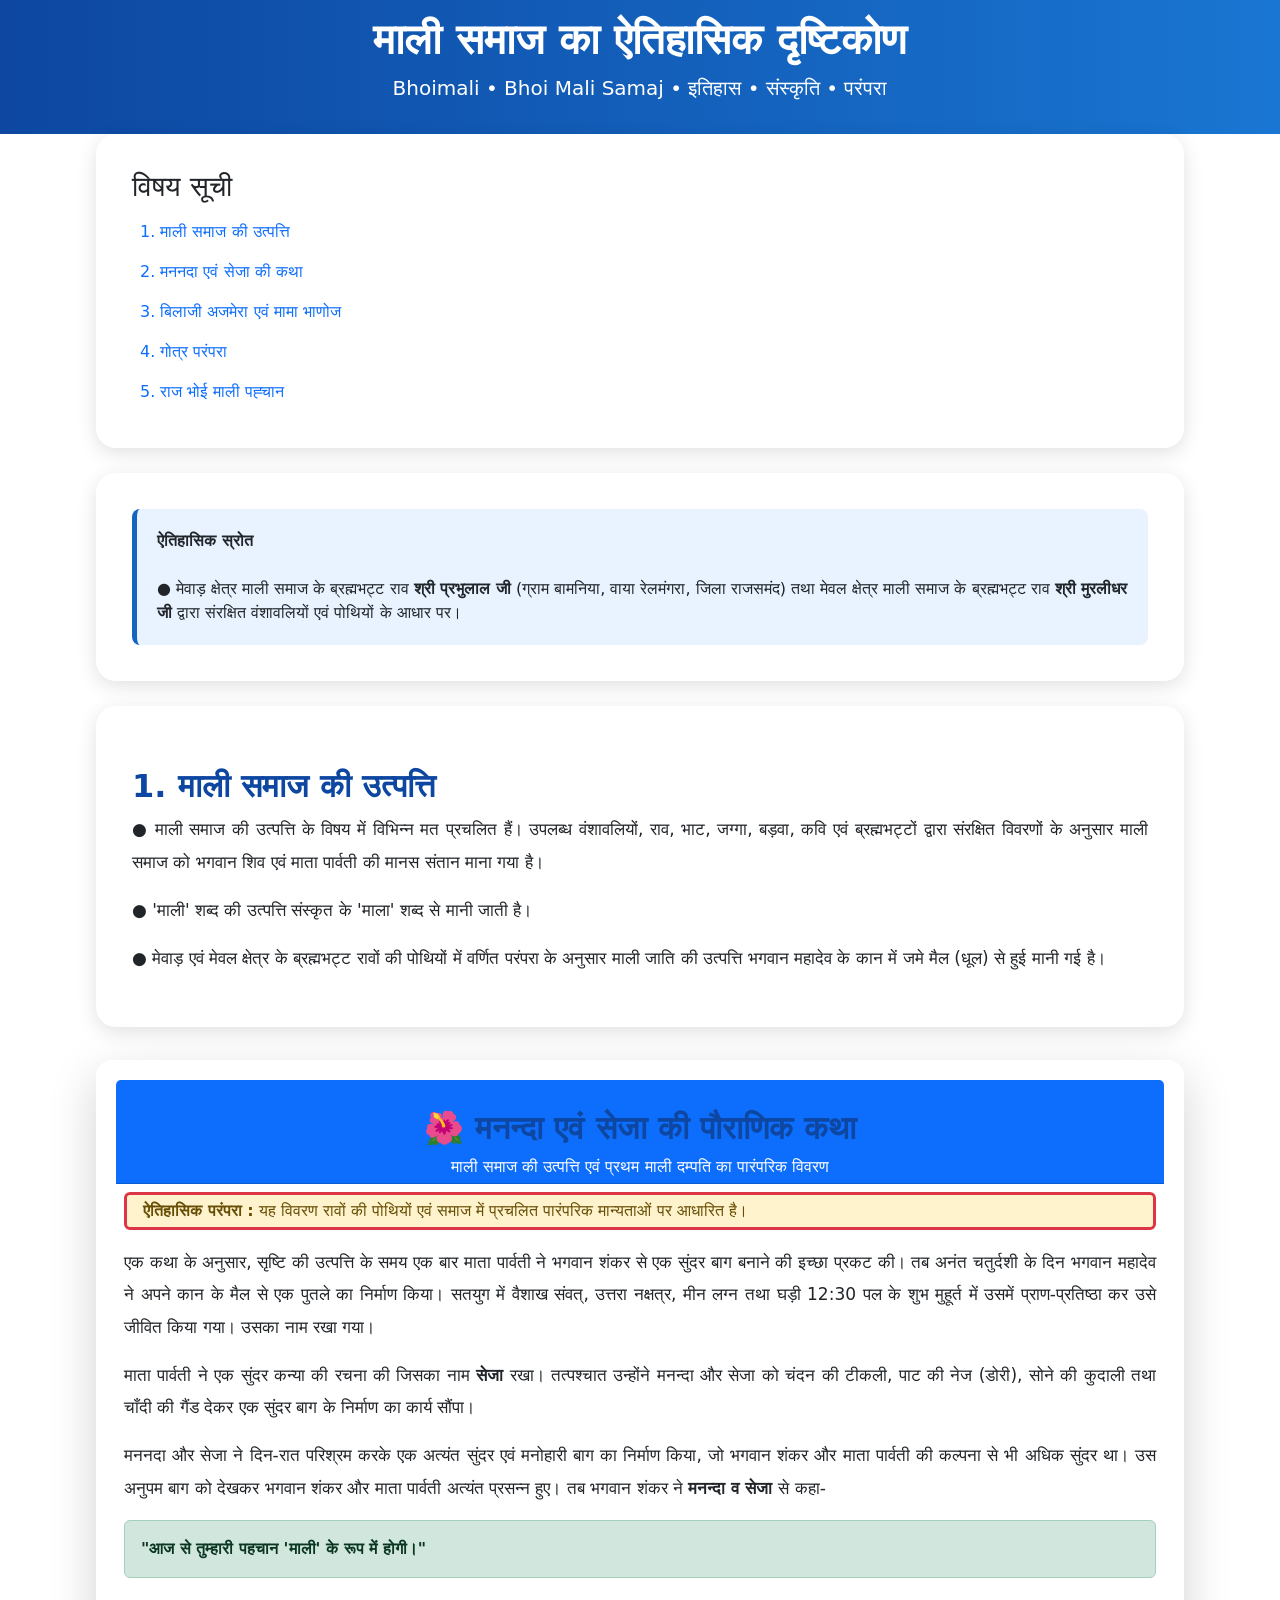
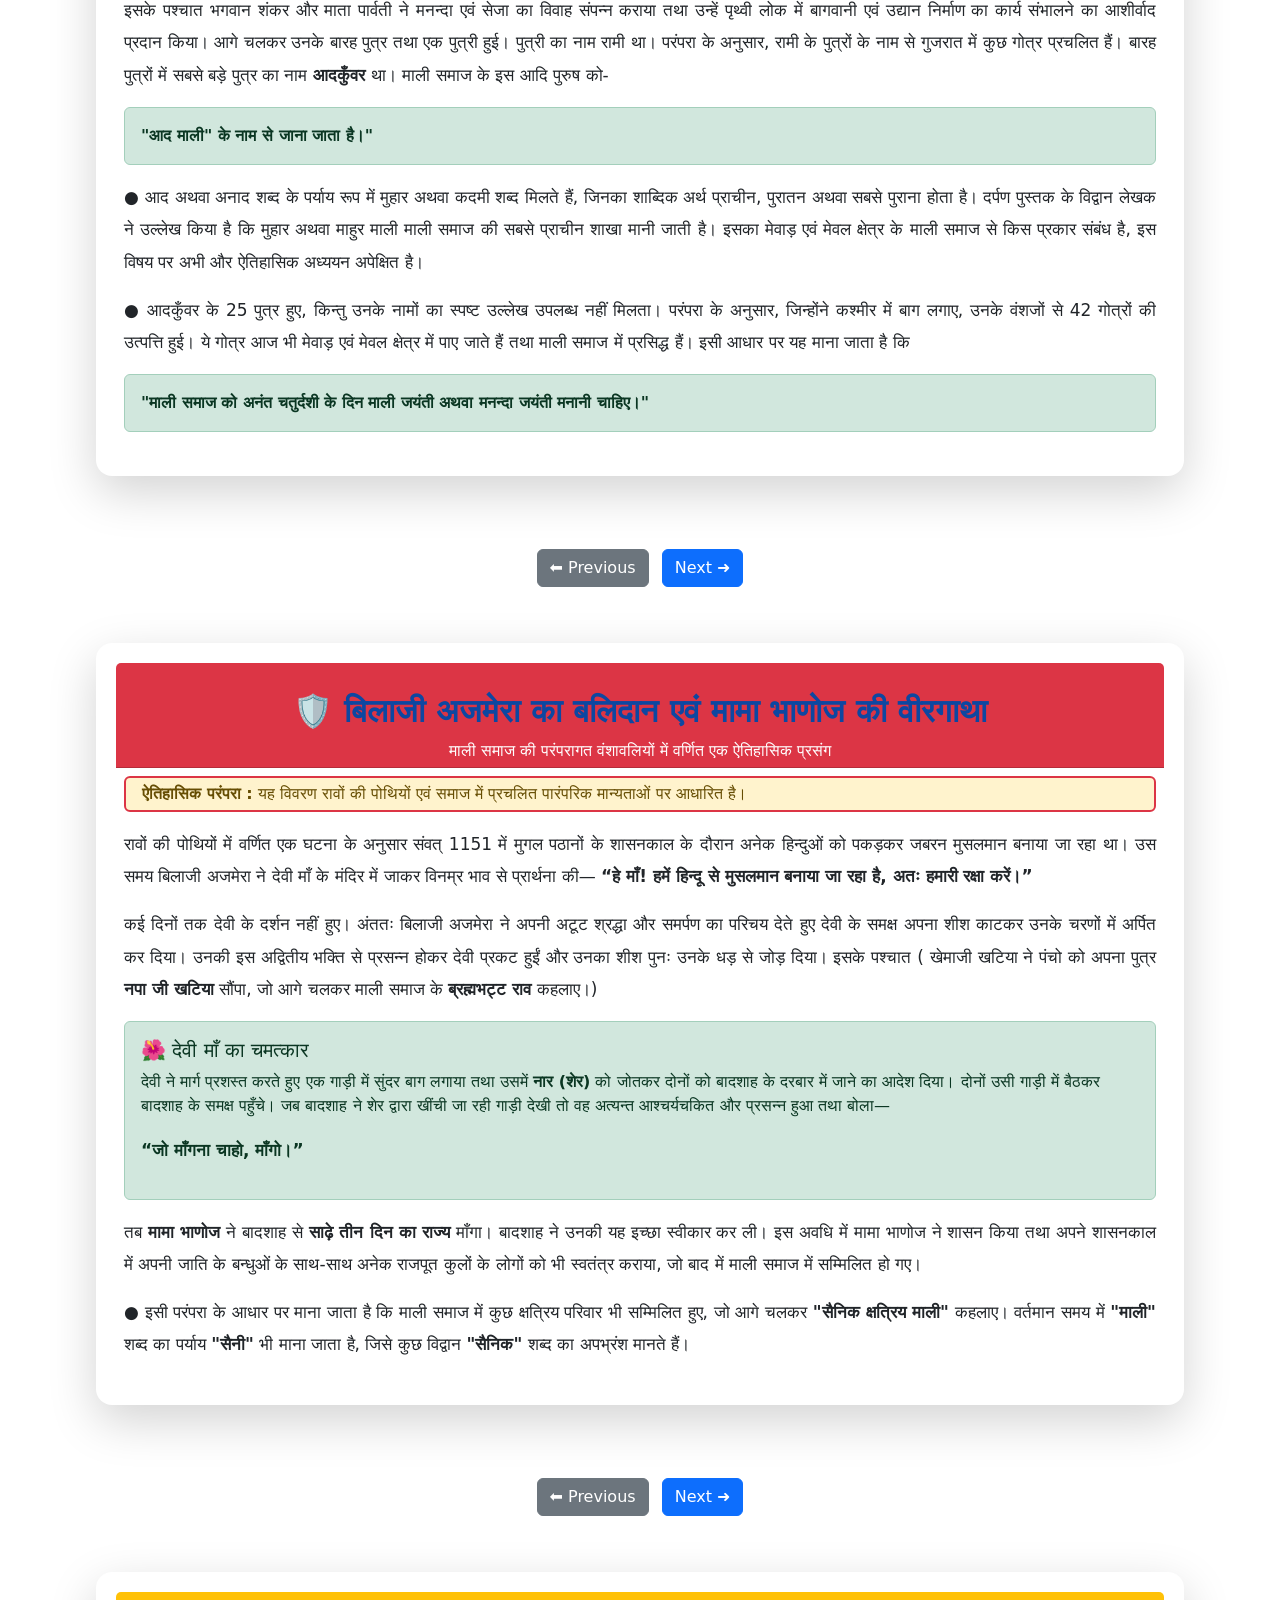
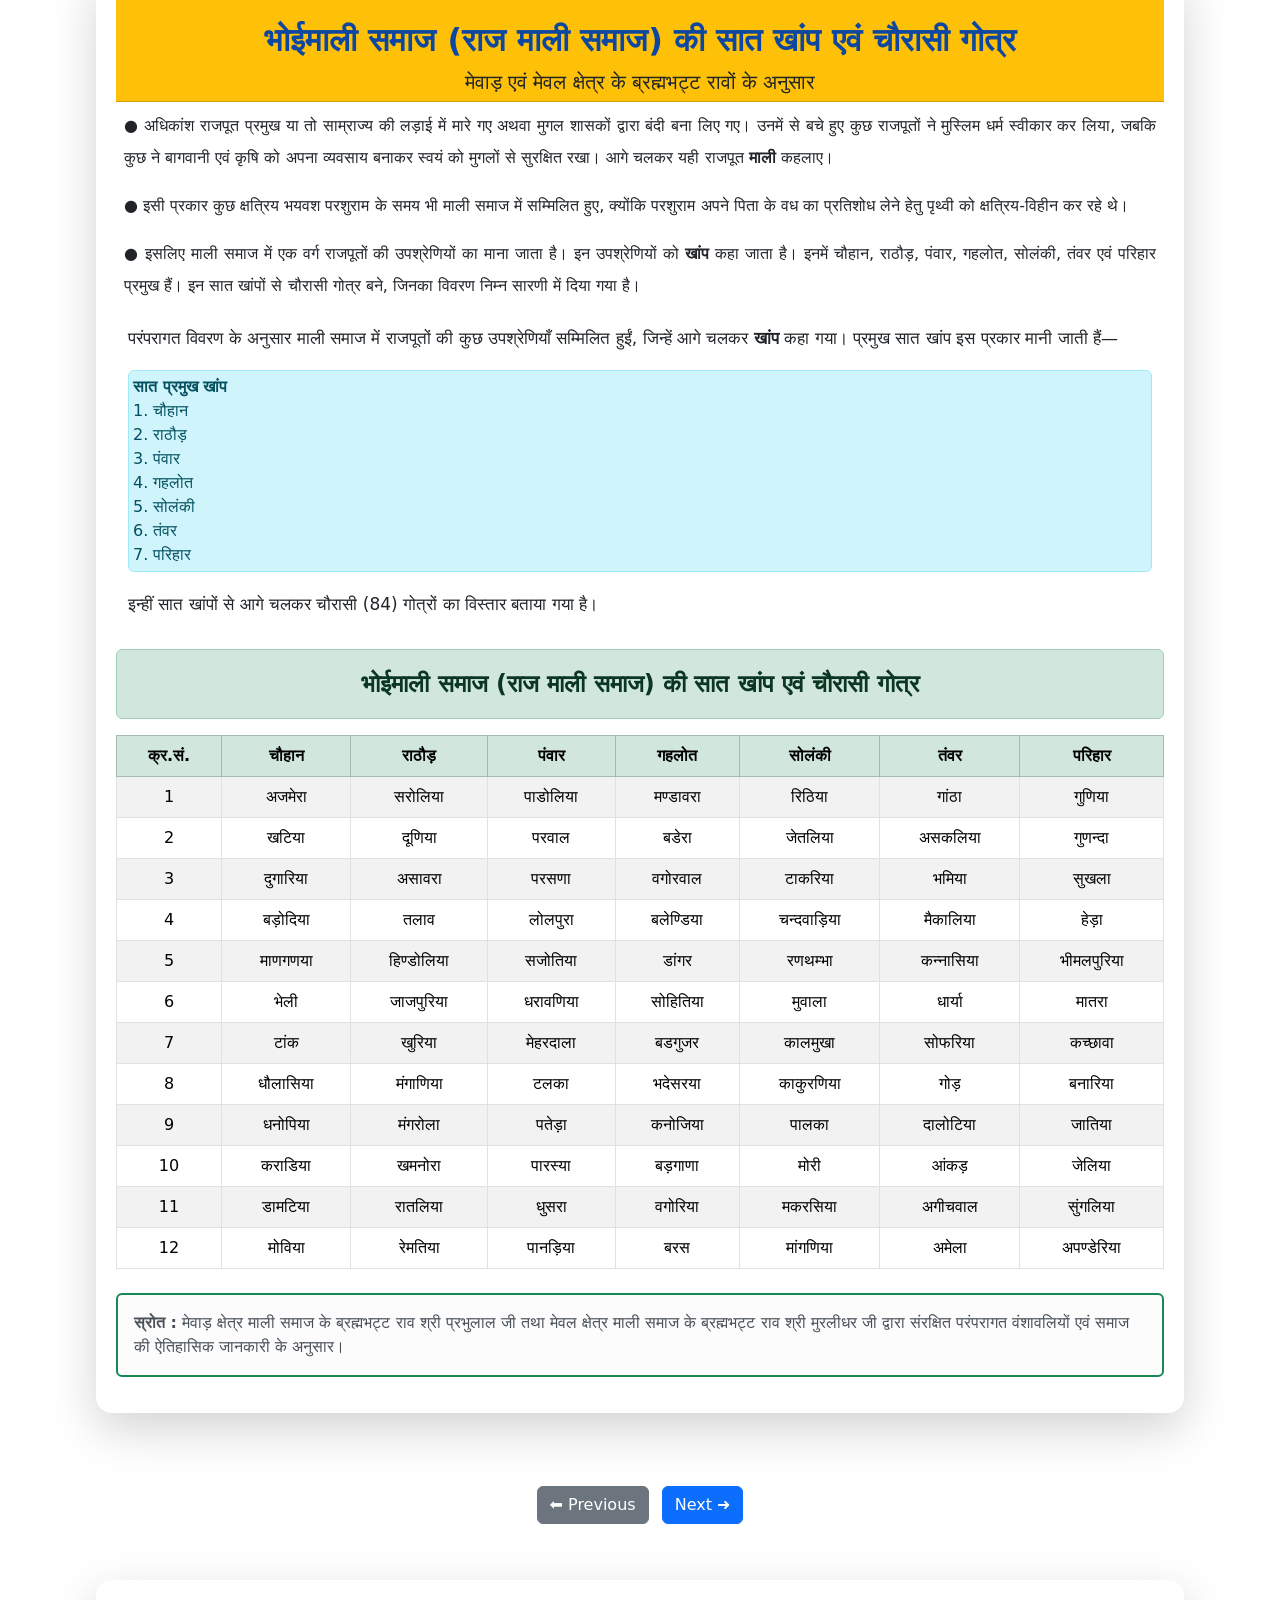
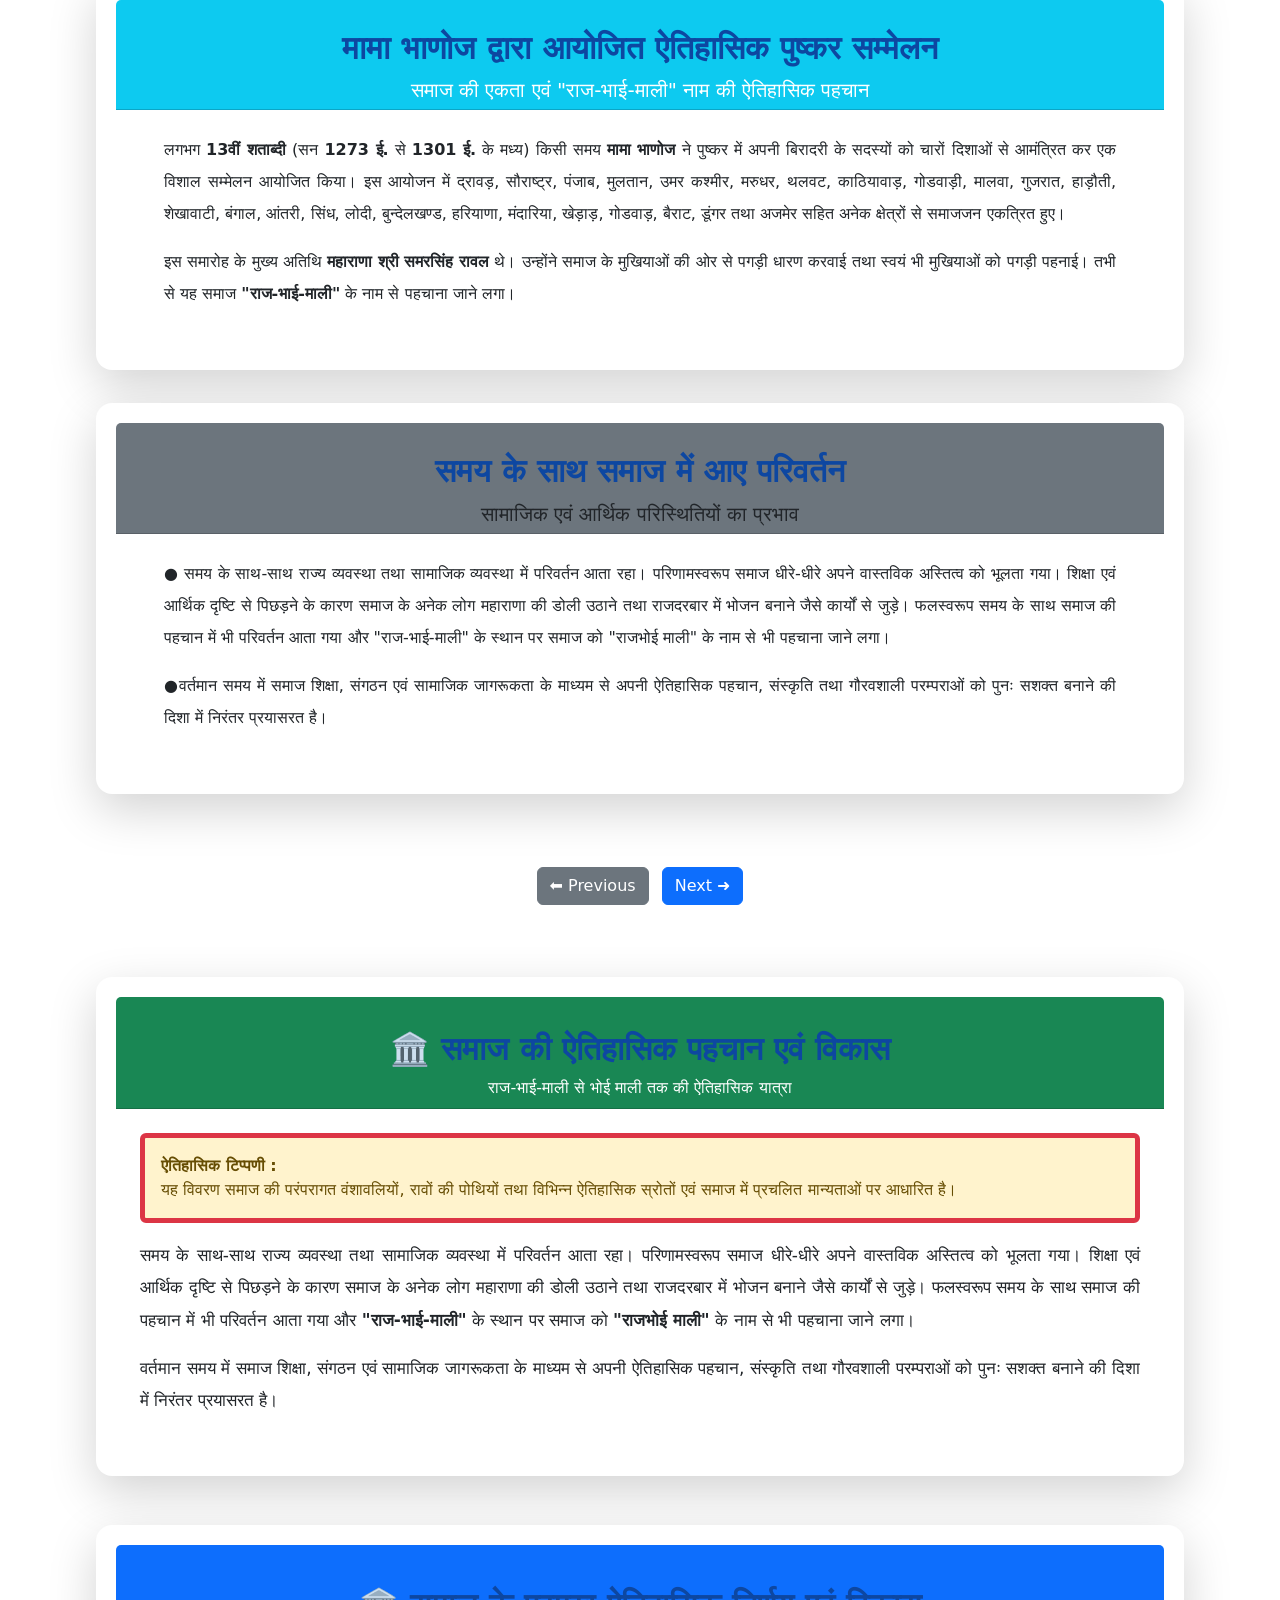
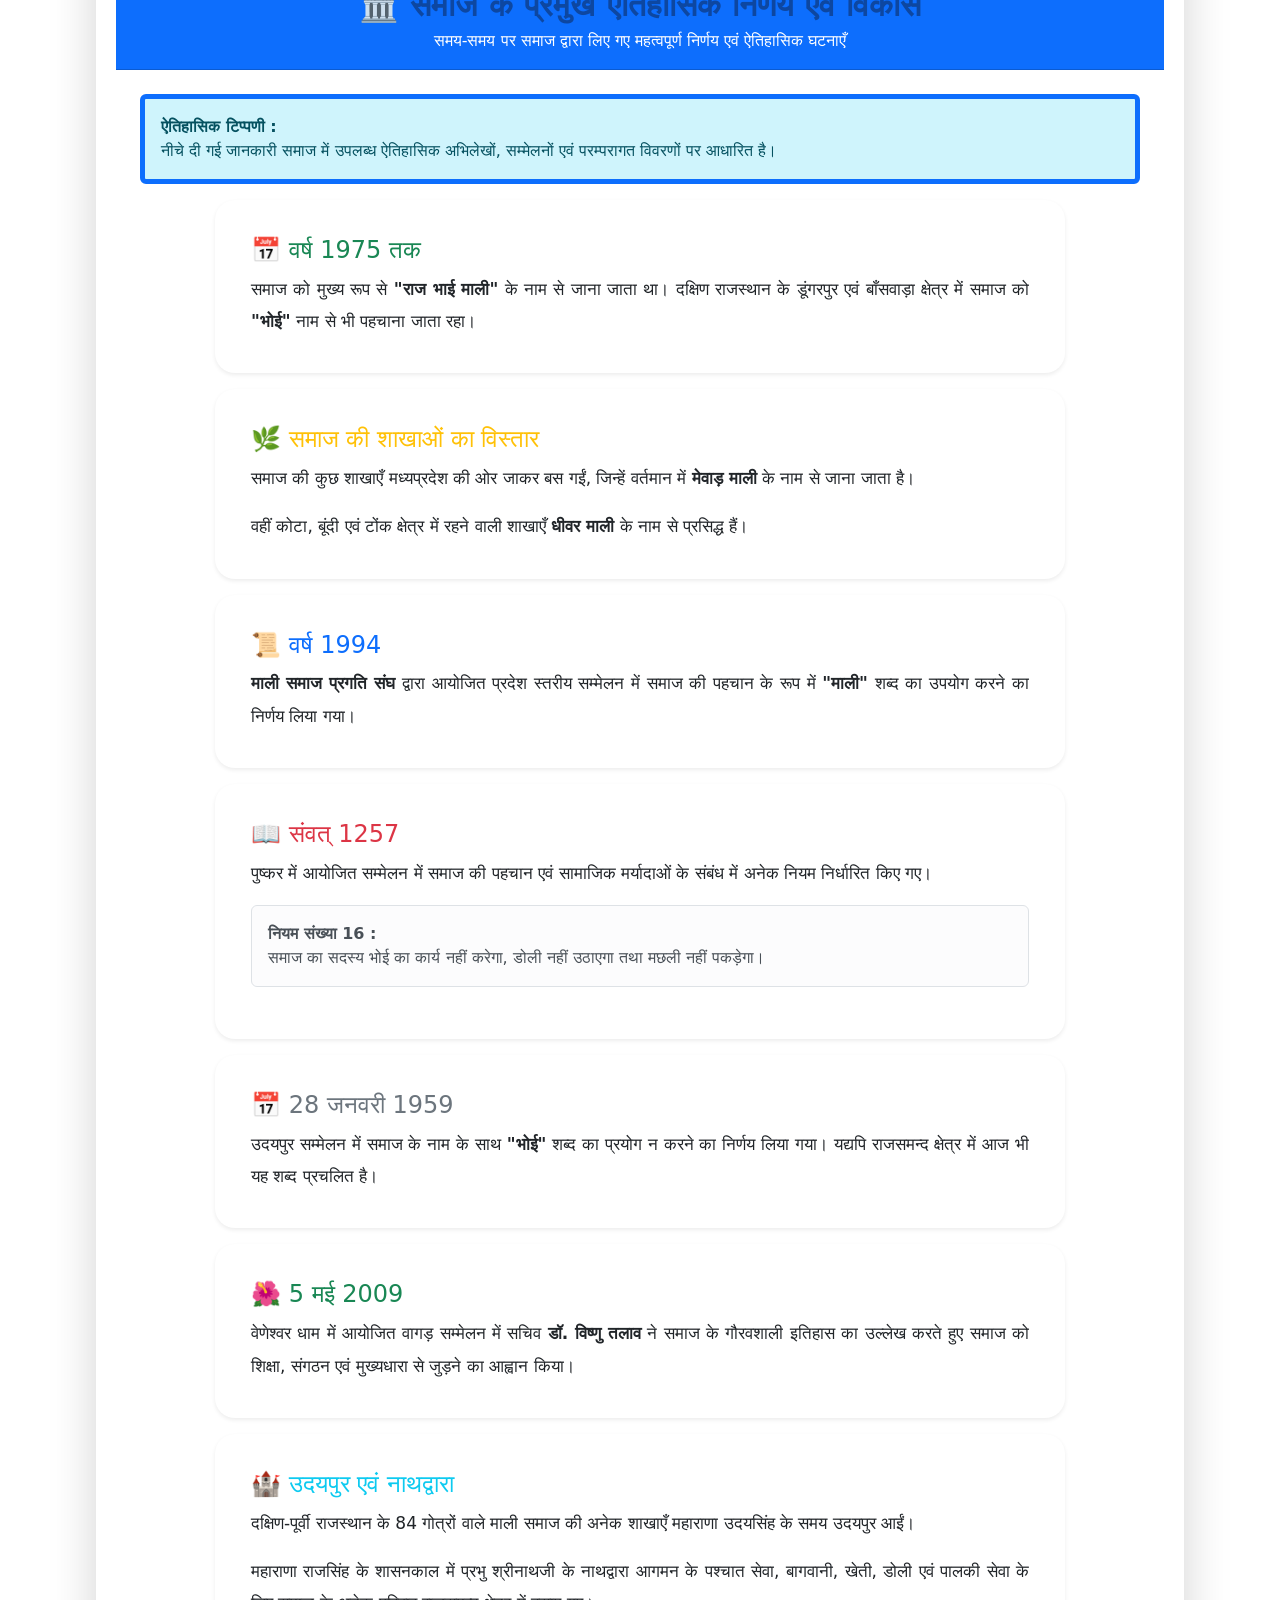
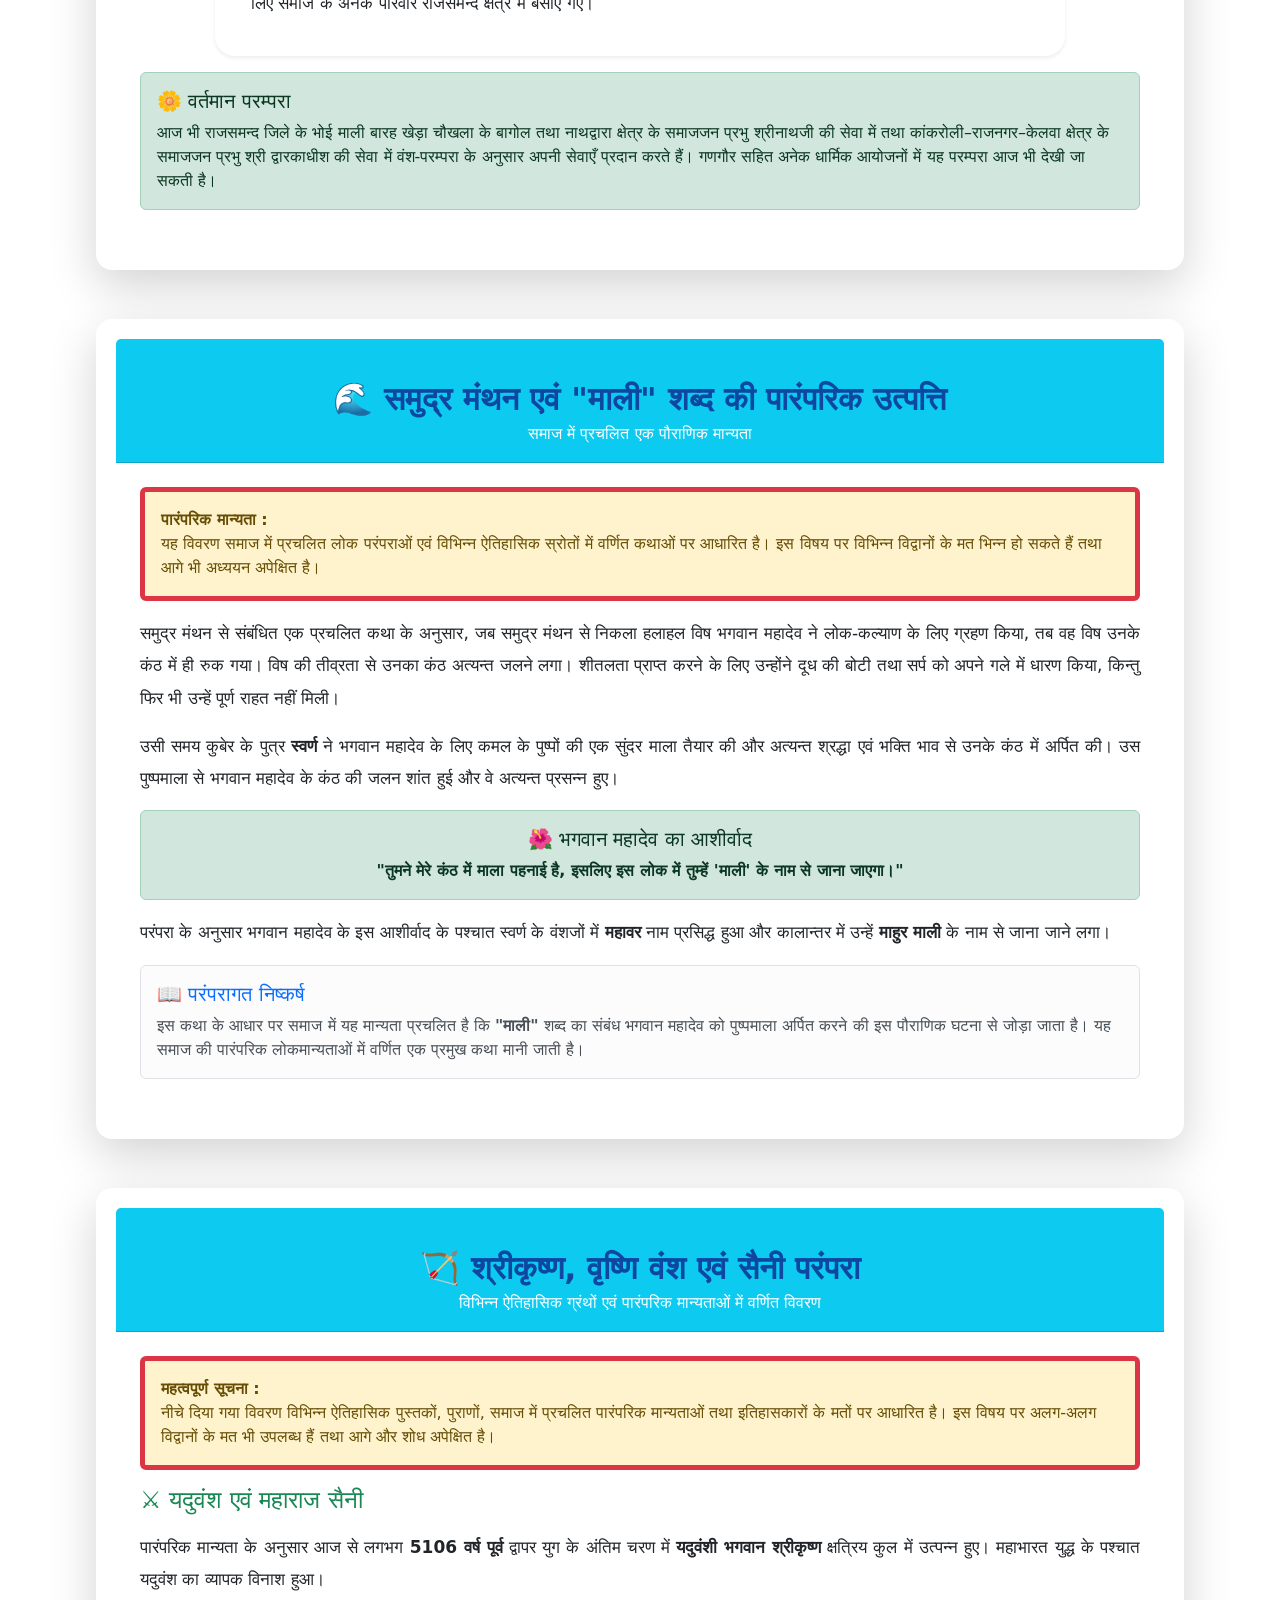
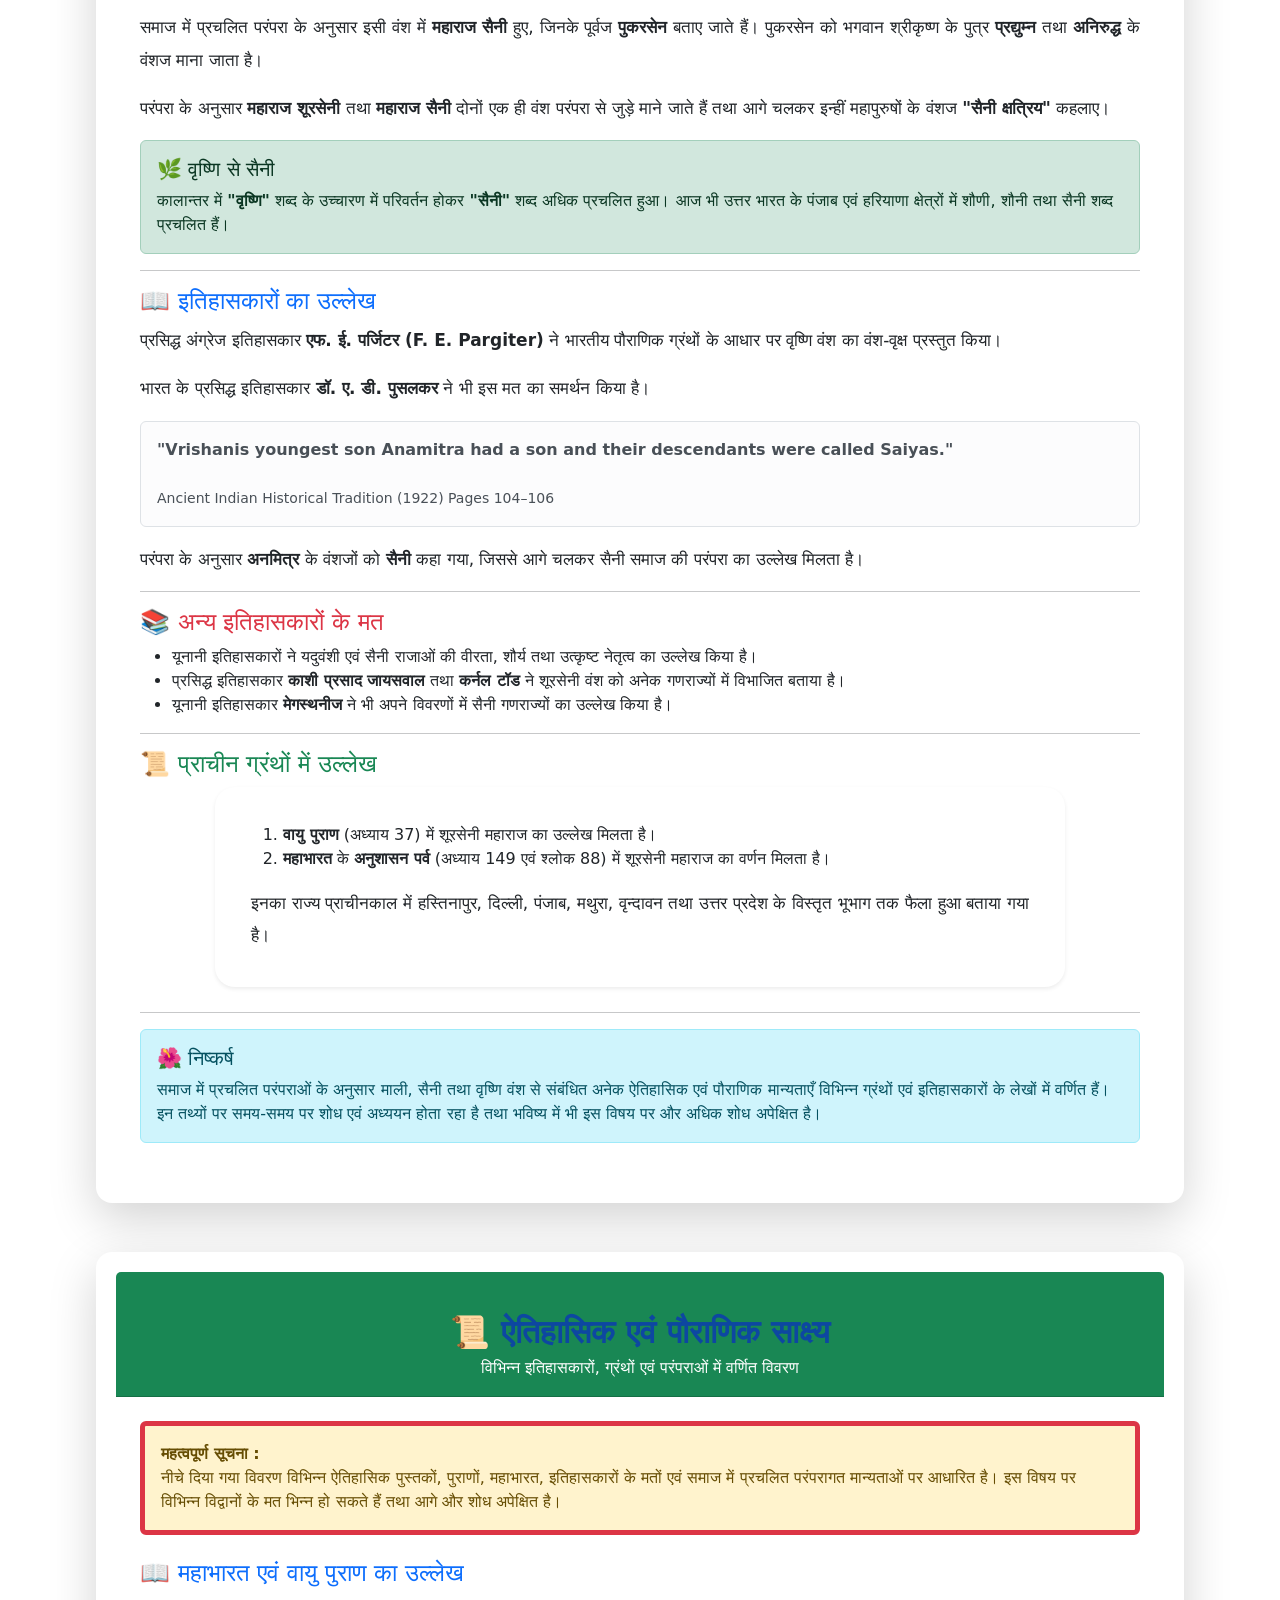
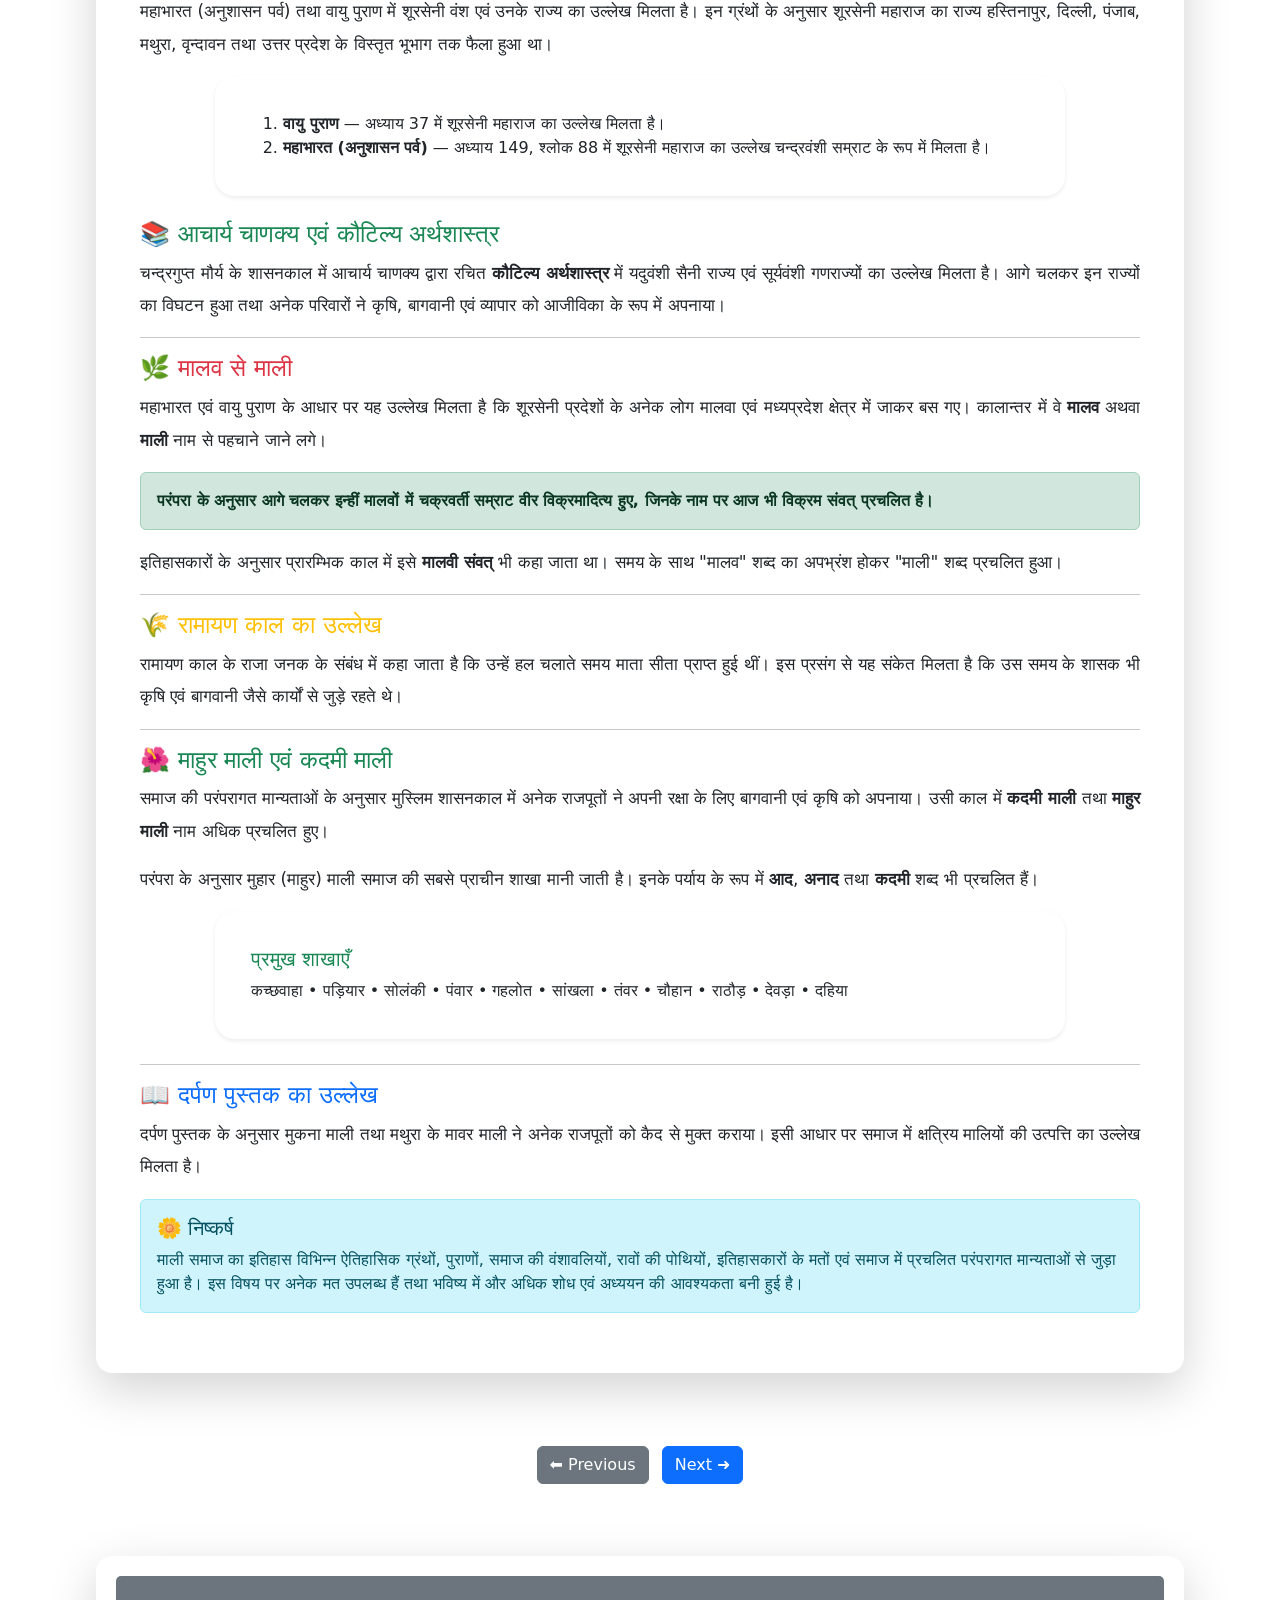
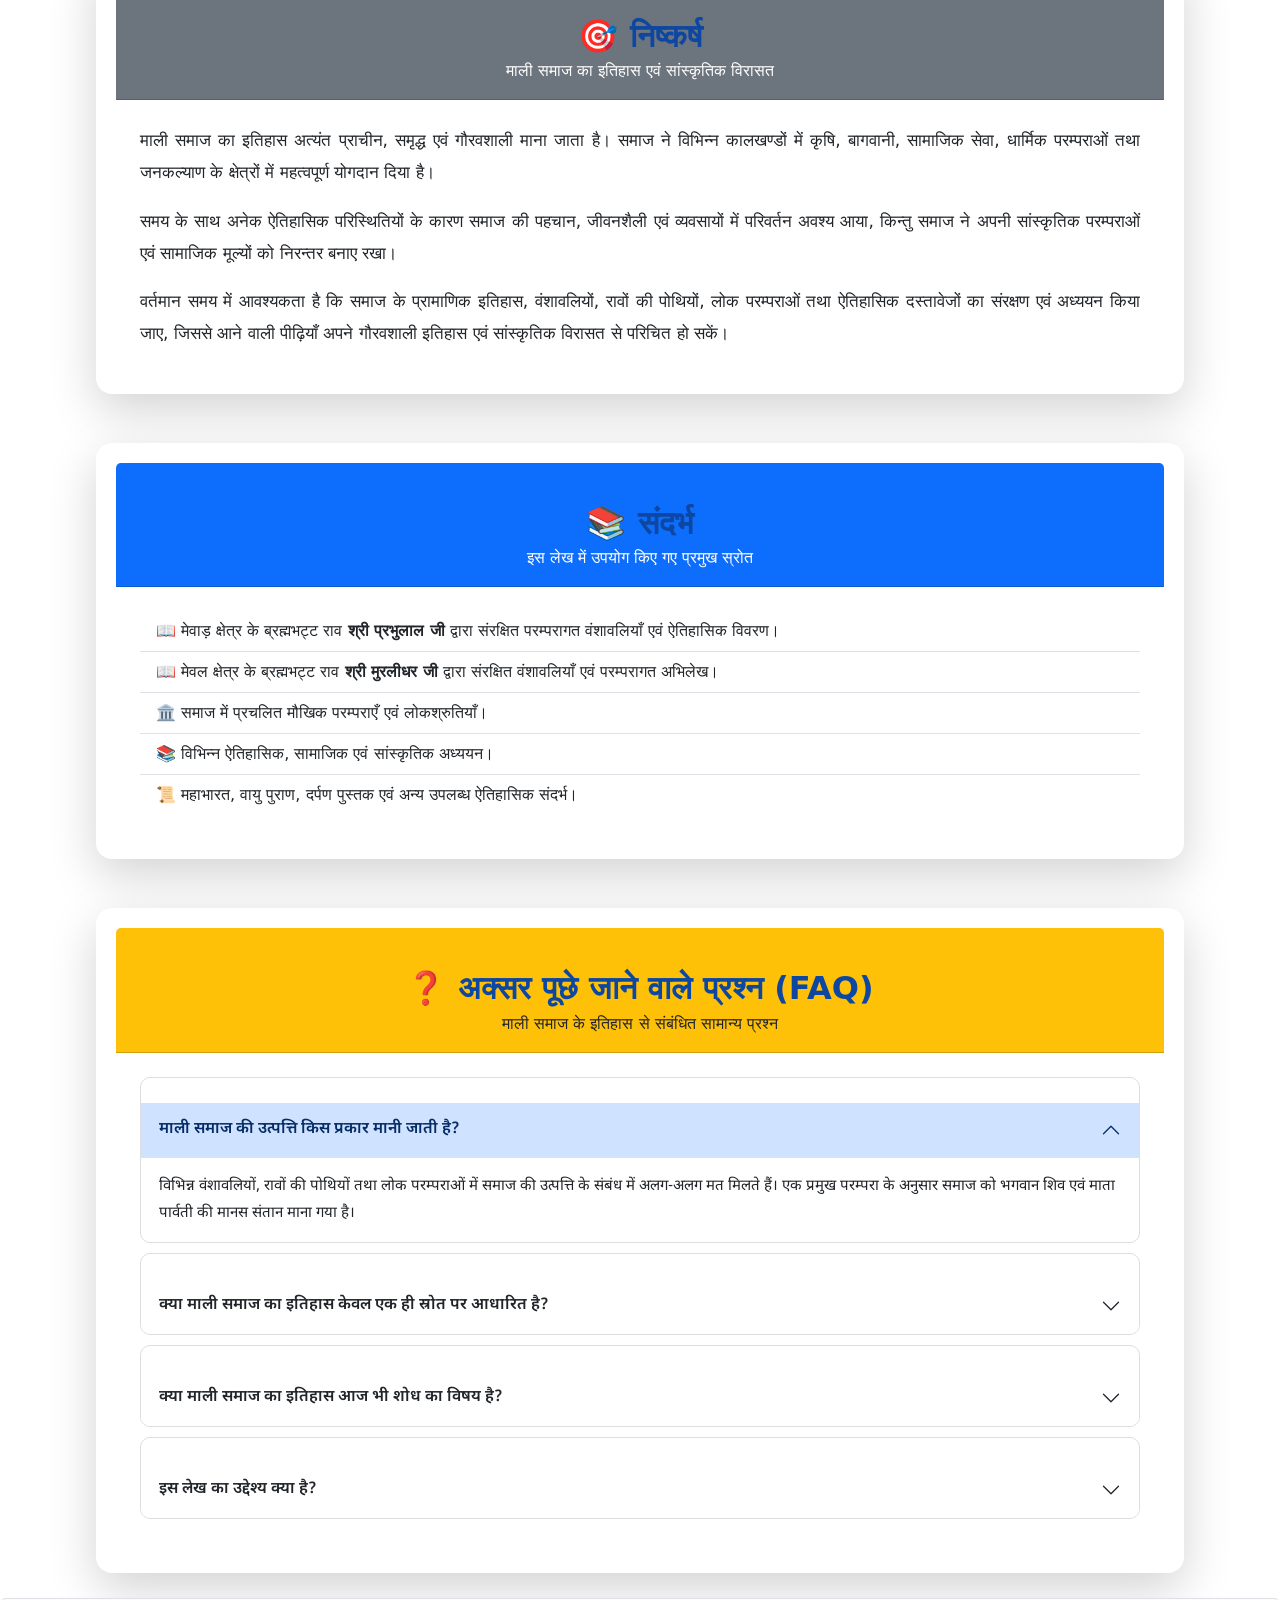
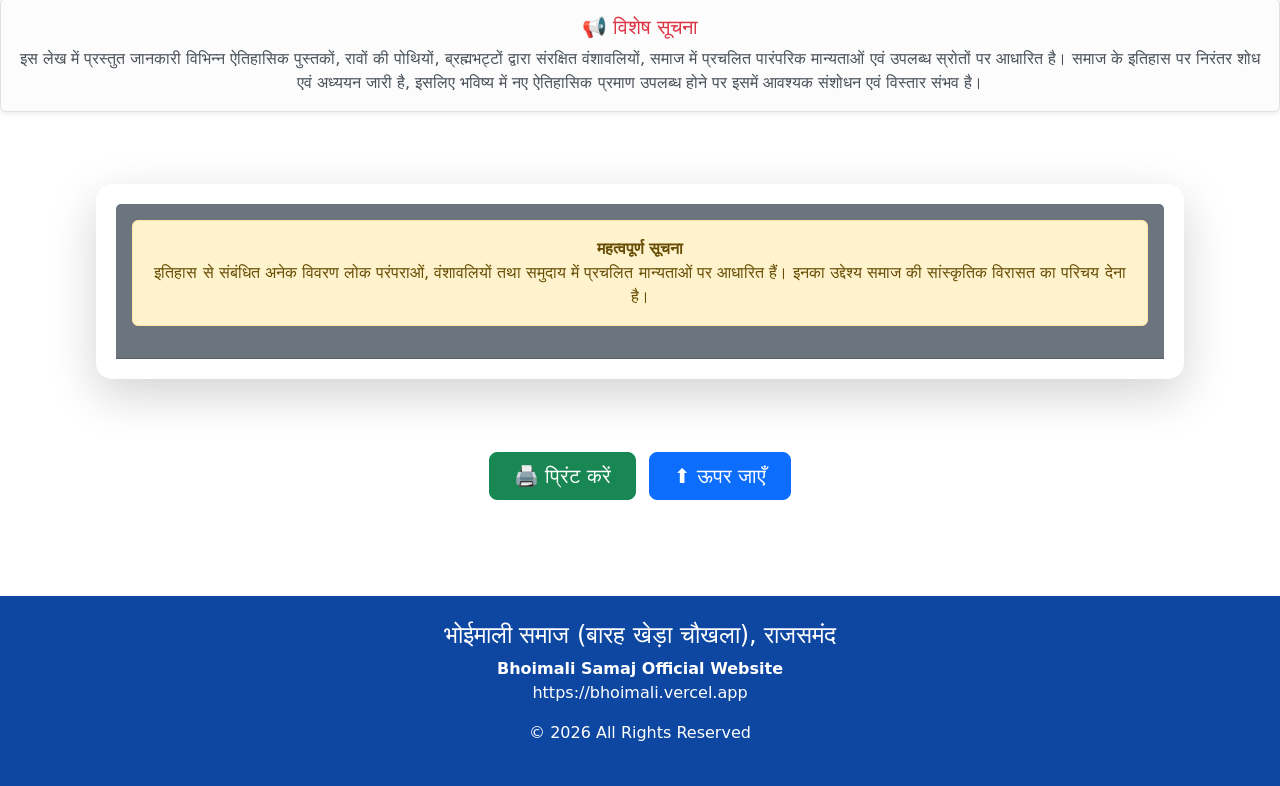
<file: bhoimali-xitihas.html>
<!DOCTYPE html>
<html lang="hi">

  <head>
    <meta charset="UTF-8">
    <meta name="viewport" content="width=device-width, initial-scale=1">
    <title>माली समाज का ऐतिहासिक दृष्टिकोण | भोईमाली समाज | Bhoi Mali Samaj</title>
    <meta name="description" content="माली समाज का ऐतिहासिक दृष्टिकोण, माली समाज का इतिहास एवं उत्पत्ति।  मननदा एवं सेजा की कथा भोईमाली समाज का इतिहास और जानकारी।">
    <meta name="keywords" content="Bhoimali, Bhoi Mali, Bhoi Mali Samaj, माली समाज, माली समाज का इतिहास, भोईमाली, भोई माली समाज, राजसमंद">

 <!-- Google Search में Page को Index करने दें -->
    <meta name="robots" content="index, follow, noimageindex">
    <meta name="googlebot" content="index, follow, noimageindex">

    <meta property="og:title" content="माली समाज का ऐतिहासिक दृष्टिकोण">
    <meta property="og:description" content="भोईमाली समाज का इतिहास एवं उत्पत्ति">
    <meta property="og:type" content="article">
    <meta property="og:url" content="https://bhoimali.vercel.app/bhoimali-itihas.html">
    <meta name="author" content="Bhoimali Samaj Rajsamand">
    <!-- <meta name="theme-color" content="#0d47a1"> -->
    <meta property="og:image" content="https://res.cloudinary.com/uvnoet8d/image/upload/v1784659475/LogoChatGPtBlue.png">
   <!-- इसी Page का Canonical URL -->
    <link rel="canonical" href="https://bhoimali.vercel.app/bhoimali-itihas.html">
   
   <!-- CSS -->
    <link rel="stylesheet" href="style.css">

    <!-- Bootstrap -->
    <link rel="stylesheet" href="https://cdn.jsdelivr.net/npm/bootstrap@5.3.3/dist/css/bootstrap.min.css">
    <link rel="preconnect" href="https://fonts.googleapis.com">
    <link rel="preconnect" href="https://fonts.gstatic.com" crossorigin>
    <link href="https://fonts.googleapis.com/css2?family=Noto+Sans+Devanagari:wght@400;500;600;700&display=swap" rel="stylesheet">
    


    


    <style>
        .hero {
            background: linear-gradient(90deg, #0d47a1, #1976d2);
            color: white;
            padding: 15px 5px;
            text-align: center;
        }

        .hero h1 {
            font-size: 42px;
            font-weight: bold;
        }

        .card {
            width: 100%;
            border: none;
            padding: 20px;
            border-radius: 20px;
            box-shadow: 0 5px 20px rgba(0, 0, 0, .12);
            margin-bottom: 25px;
        }

        @media (min-width: 769px) {
            .card {
                width: 85%;
                max-width: 1100px;
                margin: 0 auto 25px auto;
            }
        }


        h2 {
            color: #0d47a1;
            margin-top: 25px;
            font-weight: bold;
        }

        .toc a {
            display: block;
            padding: 8px;
            text-decoration: none;
        }

        .info {
            background: #e8f3ff;
            padding: 20px;
            border-left: 5px solid #1565c0;
            border-radius: 8px;
        }

        footer {
            background: #0d47a1;
            color: #fff;
            padding: 25px;
            margin-top: 50px;
            text-align: center;
        }


        .card-body p,
        article p {
            text-align: justify;
            text-align-last: left;
            line-height: 1.9;
            font-size: 17px;
        }

        /* ================================
   HISTORY FAQ
================================ */














        /* ================================
   FAQ - सभी प्रश्न एक के नीचे एक
================================ */

        #faqHistory {
            display: block !important;
            width: 100% !important;
        }

        #faqHistory .accordion-item {
            display: block !important;
            width: 100% !important;
            flex: none !important;
            float: none !important;
            margin-bottom: 10px;
            border: 1px solid #ddd;
            border-radius: 10px !important;
            overflow: hidden;
        }

        #faqHistory .accordion-header {
            display: block !important;
            width: 100% !important;
        }

        #faqHistory .accordion-button {
            display: flex !important;
            width: 100% !important;
            min-height: 55px;
            padding: 14px 18px;
            font-family: 'Noto Sans Devanagari', sans-serif;
            font-size: 16px;
            font-weight: 600;
            line-height: 1.6;
            white-space: normal !important;
            text-align: left;
        }

        #faqHistory .accordion-collapse {
            display: block;
            width: 100%;
        }

        #faqHistory .accordion-collapse.collapse:not(.show) {
            display: none !important;
        }

        #faqHistory .accordion-body {
            display: block !important;
            width: 100% !important;
            padding: 15px 18px;
            font-family: 'Noto Sans Devanagari', sans-serif;
            font-size: 15px;
            line-height: 1.8;
        }

        /* Mobile */
        @media (max-width: 768px) {

            #faqHistory {
                width: 100% !important;
            }

            #faqHistory .accordion-item {
                width: 100% !important;
                margin-bottom: 10px;
            }

            #faqHistory .accordion-button {
                font-size: 15px;
                padding: 13px 14px;
            }

            #faqHistory .accordion-body {
                font-size: 14px;
                line-height: 1.8;
                padding: 13px 14px;
            }
        }
    </style>





<script type="application/ld+json">
{
  "@context": "https://schema.org",
  "@type": "Article",
  "headline": "माली समाज का ऐतिहासिक दृष्टिकोण",
  "author": {
    "@type": "Organization",
    "name": "भोईमाली समाज"
  },
  "publisher": {
    "@type": "Organization",
    "name": "भोईमाली समाज"
  },
  "url": "https://bhoimali.vercel.app/bhoimali-itihas.html",
  "inLanguage": "hi-IN"
}
</script>

</head>



<body id="top">
    <section class="hero">
        <h1>माली समाज का ऐतिहासिक दृष्टिकोण</h1>
        <p class="lead">
            Bhoimali • Bhoi Mali Samaj • इतिहास • संस्कृति • परंपरा
        </p>
    </section>
    <!-- <div class="hisbox mt-7">  -->


    <div class="card">
        <div class="card-body">

            <h3>विषय सूची</h3>

            <div class="toc">

                <a href="#utpatti">1. माली समाज की उत्पत्ति</a>

                <a href="#mannanda">2. मननदा एवं सेजा की कथा</a>

                <a href="#bilaji">3. बिलाजी अजमेरा एवं मामा भाणोज</a>

                <a href="#gotra">4. गोत्र परंपरा</a>

                <a href="#rajmali">5. राज भोई माली पह्चान </a>

            </div>

        </div>

    </div>

    <div class="card">

        <div class="card-body">

            <div class="info">

                <b>ऐतिहासिक स्रोत</b>

                <br><br>

                ● मेवाड़ क्षेत्र माली समाज के ब्रह्मभट्ट राव
                <b>श्री प्रभुलाल जी</b>
                (ग्राम बामनिया, वाया रेलमंगरा, जिला राजसमंद)

                तथा

                मेवल क्षेत्र माली समाज के ब्रह्मभट्ट राव
                <b>श्री मुरलीधर जी</b>

                द्वारा संरक्षित वंशावलियों एवं पोथियों के आधार पर।

            </div>

        </div>

    </div>

    <div class="card" id="utpatti">

        <div class="card-body">

            <h2>1. माली समाज की उत्पत्ति</h2>

            <p>

                ● माली समाज की उत्पत्ति के विषय में विभिन्न मत प्रचलित हैं। उपलब्ध वंशावलियों, राव, भाट, जग्गा,
                बड़वा,
                कवि एवं ब्रह्मभट्टों द्वारा संरक्षित विवरणों के अनुसार माली समाज को भगवान शिव एवं माता पार्वती की
                मानस संतान
                माना गया
                है।

            </p>

            <p>

                ● 'माली' शब्द की उत्पत्ति संस्कृत के 'माला' शब्द से मानी जाती है।

            </p>

            <p>

                ● मेवाड़ एवं मेवल क्षेत्र के ब्रह्मभट्ट रावों की पोथियों में वर्णित परंपरा के अनुसार माली जाति की
                उत्पत्ति भगवान महादेव के कान में जमे मैल (धूल) से हुई मानी गई है।

            </p>

        </div>

    </div>


    <!-- <div class="card" id="mannanda"> -->

    <div class="card shadow-lg border-0 rounded-4 mt-2" id="mannanda">

        <div class="card-header bg-primary text-white text-center py-1">

            <h2 class="mb-2">
                🌺 मनन्दा एवं सेजा की पौराणिक कथा
            </h2>

            <p class="mb-0">
                माली समाज की उत्पत्ति एवं प्रथम माली दम्पति का पारंपरिक विवरण
            </p>

        </div>

        <div class="card-body p-2">

            <div class="alert alert-warning border-start border-3 border-danger py-1">

                <strong>ऐतिहासिक परंपरा :</strong>
                यह विवरण रावों की पोथियों एवं समाज में प्रचलित पारंपरिक मान्यताओं पर आधारित है।

            </div>

            <p>

                एक कथा के अनुसार, सृष्टि की उत्पत्ति के समय एक बार माता पार्वती ने भगवान शंकर से एक सुंदर बाग
                बनाने
                की इच्छा
                प्रकट की। तब अनंत चतुर्दशी के दिन भगवान महादेव ने अपने कान के मैल से एक पुतले का निर्माण किया।
                सतयुग
                में वैशाख
                संवत्, उत्तरा नक्षत्र, मीन लग्न तथा घड़ी 12:30 पल के शुभ मुहूर्त में उसमें प्राण-प्रतिष्ठा कर
                उसे
                जीवित किया
                गया। उसका नाम <b></b> रखा गया।
            </p>


            <p>

                माता पार्वती ने एक सुंदर कन्या की रचना की जिसका नाम <b>सेजा</b> रखा।
                तत्पश्चात उन्होंने मनन्दा और सेजा को चंदन की टीकली, पाट की नेज (डोरी), सोने की कुदाली तथा चाँदी
                की गैंड देकर एक सुंदर बाग के निर्माण का कार्य सौंपा।

            </p>

            <p>
                मननदा और सेजा ने दिन-रात परिश्रम करके एक अत्यंत सुंदर एवं मनोहारी बाग का निर्माण किया, जो भगवान
                शंकर
                और
                माता पार्वती की कल्पना से भी अधिक सुंदर था। उस अनुपम बाग को देखकर भगवान शंकर और माता पार्वती
                अत्यंत
                प्रसन्न
                हुए। तब भगवान शंकर ने <b>मनन्दा व सेजा </b> से कहा-

            </p>

            <div class="alert alert-success">
                <b>
                    "आज से तुम्हारी पहचान 'माली' के रूप में होगी।"
                </b>
            </div>



            <p>
                इसके पश्चात भगवान शंकर और माता पार्वती ने मनन्दा एवं सेजा का विवाह संपन्न कराया तथा उन्हें
                पृथ्वी
                लोक
                में बागवानी एवं उद्यान निर्माण
                का कार्य संभालने का आशीर्वाद प्रदान किया। आगे चलकर उनके बारह पुत्र तथा एक पुत्री हुई। पुत्री का
                नाम
                रामी था। परंपरा के अनुसार, रामी के पुत्रों
                के नाम से गुजरात में कुछ गोत्र प्रचलित हैं। बारह पुत्रों में सबसे बड़े पुत्र का नाम <b> आदकुँवर
                </b>
                था।
                माली समाज के इस आदि पुरुष को-
            </p>

            <div class="alert alert-success">
                <b>
                    "आद माली" के नाम से जाना जाता है।"
                </b>
            </div>



            <p> ● आद अथवा अनाद शब्द के पर्याय रूप में मुहार अथवा कदमी शब्द मिलते हैं, जिनका शाब्दिक अर्थ
                प्राचीन,
                पुरातन अथवा सबसे पुराना होता है। दर्पण पुस्तक के विद्वान लेखक ने उल्लेख किया है कि मुहार अथवा
                माहुर
                माली माली
                समाज की सबसे प्राचीन शाखा मानी जाती है। इसका मेवाड़ एवं मेवल क्षेत्र के माली समाज से किस प्रकार
                संबंध है, इस विषय
                पर अभी और ऐतिहासिक अध्ययन अपेक्षित है।
            </p>

            <p>
                ● आदकुँवर के 25 पुत्र हुए, किन्तु उनके नामों का स्पष्ट उल्लेख उपलब्ध नहीं मिलता। परंपरा के
                अनुसार,
                जिन्होंने कश्मीर में बाग लगाए, उनके वंशजों से 42 गोत्रों की उत्पत्ति हुई। ये गोत्र आज भी मेवाड़
                एवं
                मेवल
                क्षेत्र में पाए जाते हैं तथा माली समाज में प्रसिद्ध हैं। इसी आधार पर यह माना जाता है कि



            </p>

            <div class="alert alert-success">
                <b>
                    "माली समाज को अनंत चतुर्दशी के दिन माली जयंती अथवा मनन्दा जयंती मनानी चाहिए।"
                </b>
            </div>





        </div>

    </div>




    <div class="text-center mt-5 mb-5">

        <a href="#mannanda" class="btn btn-secondary">
            ⬅ Previous
        </a>

        <a href="#bilaji" class="btn btn-primary ms-2">
            Next ➜
        </a>

    </div>




    <!-- =============================== -->
    <!-- बिलाजी अजमेरा एवं मामा भाणोज -->
    <!-- =============================== -->

    <div class="card shadow-lg border-0 rounded-4 mt-2" id="bilaji">

        <div class="card-header bg-danger text-white text-center py-1">

            <h2 class="mb-2">
                🛡️ बिलाजी अजमेरा का बलिदान एवं मामा भाणोज की वीरगाथा
            </h2>

            <p class="mb-0">
                माली समाज की परंपरागत वंशावलियों में वर्णित एक ऐतिहासिक प्रसंग
            </p>

        </div>

        <div class="card-body p-2">

            <div class="alert alert-warning border-start border-2 border-danger py-1">

                <strong>ऐतिहासिक परंपरा :</strong>
                यह विवरण रावों की पोथियों एवं समाज में प्रचलित पारंपरिक मान्यताओं पर आधारित है।

            </div>

            <p class="text-justify">

                रावों की पोथियों में वर्णित एक घटना के अनुसार संवत् 1151 में मुगल पठानों के शासनकाल के दौरान
                अनेक
                हिन्दुओं को पकड़कर जबरन मुसलमान बनाया जा रहा था। उस समय बिलाजी अजमेरा ने देवी माँ के मंदिर में
                जाकर
                विनम्र भाव से प्रार्थना की— <strong>“हे माँ! हमें हिन्दू से मुसलमान बनाया जा रहा है, अतः हमारी
                    रक्षा
                    करें।”</strong>

            </p>

            <p class="text-justify">

                कई दिनों तक देवी के दर्शन नहीं हुए। अंततः बिलाजी अजमेरा ने अपनी अटूट श्रद्धा और समर्पण का परिचय
                देते
                हुए देवी के समक्ष अपना शीश काटकर उनके चरणों में अर्पित कर दिया। उनकी इस अद्वितीय भक्ति से
                प्रसन्न
                होकर देवी प्रकट हुईं और उनका शीश पुनः उनके धड़ से जोड़ दिया। इसके पश्चात ( खेमाजी खटिया ने पंचो
                को
                अपना पुत्र <strong>नपा जी खटिया</strong> सौंपा, जो आगे चलकर माली समाज के <strong>ब्रह्मभट्ट
                    राव</strong> कहलाए।)

            </p>

            <div class="alert alert-success">

                <h5 class="mb-2">
                    🌺 देवी माँ का चमत्कार
                </h5>

                देवी ने मार्ग प्रशस्त करते हुए एक गाड़ी में सुंदर बाग लगाया तथा उसमें <strong>नार (शेर)</strong>
                को
                जोतकर दोनों को बादशाह के दरबार में जाने का आदेश दिया। दोनों उसी गाड़ी में बैठकर बादशाह के समक्ष
                पहुँचे। जब बादशाह ने शेर द्वारा खींची जा रही गाड़ी देखी तो वह अत्यन्त आश्चर्यचकित और प्रसन्न हुआ
                तथा
                बोला—

                <blockquote class="blockquote mt-3">

                    <p class="mb-0">

                        <strong>“जो माँगना चाहो, माँगो।”</strong>

                    </p>

                </blockquote>

            </div>

            <p class="text-justify">

                तब <strong>मामा भाणोज</strong> ने बादशाह से <strong>साढ़े तीन दिन का राज्य</strong> माँगा।
                बादशाह ने
                उनकी यह इच्छा स्वीकार कर ली। इस अवधि में मामा भाणोज ने शासन किया तथा अपने शासनकाल में अपनी जाति
                के
                बन्धुओं के साथ-साथ अनेक राजपूत कुलों के लोगों को भी स्वतंत्र कराया, जो बाद में माली समाज में
                सम्मिलित हो गए।

            </p>

            <p class="text-justify">

                ● इसी परंपरा के आधार पर माना जाता है कि माली समाज में कुछ क्षत्रिय परिवार भी सम्मिलित हुए, जो आगे
                चलकर
                <strong>"सैनिक क्षत्रिय माली"</strong> कहलाए। वर्तमान समय में <strong>"माली"</strong> शब्द का
                पर्याय
                <strong>"सैनी"</strong> भी माना जाता है, जिसे कुछ विद्वान <strong>"सैनिक"</strong> शब्द का
                अपभ्रंश
                मानते हैं।

            </p>

        </div>

    </div>


    <div class="text-center mt-5 mb-5">

        <a href="#bilaji" class="btn btn-secondary">
            ⬅ Previous
        </a>

        <a href="#gotra" class="btn btn-primary ms-2">
            Next ➜
        </a>

    </div>







    <!-- ========================= -->
    <!-- राज माली समाज की सात खांप -->
    <!-- ========================= -->



    <div class="card shadow-lg border-0 rounded-4 mt-2" id="">

        <div class="card-header bg-warning text-dark text-center py-1">
            <h2 class="fw-bold mb-2">
                भोईमाली समाज (राज माली समाज) की सात खांप एवं चौरासी गोत्र
            </h2>

            <p class="mb-0 fs-5">
                मेवाड़ एवं मेवल क्षेत्र के ब्रह्मभट्ट रावों के अनुसार
            </p>
        </div>

        <div class="card-body p-2">

            <p class="text-justify lh-lg fs-6">
                ● अधिकांश राजपूत प्रमुख या तो साम्राज्य की लड़ाई में मारे गए अथवा
                मुगल शासकों द्वारा बंदी बना लिए गए। उनमें से बचे हुए कुछ
                राजपूतों ने मुस्लिम धर्म स्वीकार कर लिया, जबकि कुछ ने
                बागवानी एवं कृषि को अपना व्यवसाय बनाकर स्वयं को मुगलों से
                सुरक्षित रखा। आगे चलकर यही राजपूत <strong>माली</strong>
                कहलाए।
            </p>

            <p class="text-justify lh-lg fs-6">
                ● इसी प्रकार कुछ क्षत्रिय भयवश परशुराम के समय भी माली समाज में
                सम्मिलित हुए, क्योंकि परशुराम अपने पिता के वध का प्रतिशोध लेने
                हेतु पृथ्वी को क्षत्रिय-विहीन कर रहे थे।
            </p>

            <p class="text-justify lh-lg fs-6">
                ● इसलिए माली समाज में एक वर्ग राजपूतों की उपश्रेणियों का माना
                जाता है। इन उपश्रेणियों को <strong>खांप</strong> कहा जाता है।
                इनमें चौहान, राठौड़, पंवार, गहलोत, सोलंकी, तंवर एवं परिहार
                प्रमुख हैं। इन सात खांपों से चौरासी गोत्र बने, जिनका विवरण
                निम्न सारणी में दिया गया है।
            </p>


            <div class="card-body p-1">

                <!-- <h2>4. राज माली समाज एवं 84 गोत्र</h2> -->

                <p>
                    परंपरागत विवरण के अनुसार माली समाज में राजपूतों की कुछ उपश्रेणियाँ सम्मिलित हुईं,
                    जिन्हें आगे चलकर <strong>खांप</strong> कहा गया। प्रमुख सात खांप इस प्रकार मानी जाती हैं—
                </p>

                <div class="alert alert-info p-1">

                    <b>सात प्रमुख खांप</b>

                    <br>

                    1. चौहान<br>
                    2. राठौड़<br>
                    3. पंवार<br>
                    4. गहलोत<br>
                    5. सोलंकी<br>
                    6. तंवर<br>
                    7. परिहार

                </div>

                <p>

                    इन्हीं सात खांपों से आगे चलकर चौरासी (84) गोत्रों का विस्तार बताया गया है।

                </p>

            </div>
        </div>

        <div class="alert alert-success text-center fw-bold fs-4 my-7" id="gotra">
            भोईमाली समाज (राज माली समाज) की सात खांप एवं चौरासी गोत्र
        </div>





        <div class="table-responsive">

            <table class="table table-bordered table-striped table-hover text-center align-middle">

                <thead class="table-success">

                    <tr>

                        <th>क्र.सं.</th>

                        <th>चौहान</th>

                        <th>राठौड़</th>

                        <th>पंवार</th>

                        <th>गहलोत</th>

                        <th>सोलंकी</th>

                        <th>तंवर</th>

                        <th>परिहार</th>

                    </tr>

                </thead>

                <tbody>

                    <tr>
                        <td>1</td>
                        <td>अजमेरा</td>
                        <td>सरोलिया</td>
                        <td>पाडोलिया</td>
                        <td>मण्डावरा</td>
                        <td>रिठिया</td>
                        <td>गांठा</td>
                        <td>गुणिया</td>
                    </tr>

                    <tr>
                        <td>2</td>
                        <td>खटिया</td>
                        <td>दूणिया</td>
                        <td>परवाल</td>
                        <td>बडेरा</td>
                        <td>जेतलिया</td>
                        <td>असकलिया</td>
                        <td>गुणन्दा</td>
                    </tr>

                    <tr>
                        <td>3</td>
                        <td>दुगारिया</td>
                        <td>असावरा</td>
                        <td>परसणा</td>
                        <td>वगोरवाल</td>
                        <td>टाकरिया</td>
                        <td>भमिया</td>
                        <td>सुखला</td>
                    </tr>

                    <tr>
                        <td>4</td>
                        <td>बड़ोदिया</td>
                        <td>तलाव</td>
                        <td>लोलपुरा</td>
                        <td>बलेण्डिया</td>
                        <td>चन्दवाड़िया</td>
                        <td>मैकालिया</td>
                        <td>हेड़ा</td>
                    </tr>

                    <tr>
                        <td>5</td>
                        <td>माणगणया</td>
                        <td>हिण्डोलिया</td>
                        <td>सजोतिया</td>
                        <td>डांगर</td>
                        <td>रणथम्भा</td>
                        <td>कन्नासिया</td>
                        <td>भीमलपुरिया</td>
                    </tr>

                    <tr>
                        <td>6</td>
                        <td>भेली</td>
                        <td>जाजपुरिया</td>
                        <td>धरावणिया</td>
                        <td>सोहितिया</td>
                        <td>मुवाला</td>
                        <td>धार्या</td>
                        <td>मातरा</td>
                    </tr>

                    <tr>
                        <td>7</td>
                        <td>टांक</td>
                        <td>खुरिया</td>
                        <td>मेहरदाला</td>
                        <td>बडगुजर</td>
                        <td>कालमुखा</td>
                        <td>सोफरिया</td>
                        <td>कच्छावा</td>
                    </tr>

                    <tr>
                        <td>8</td>
                        <td>धौलासिया</td>
                        <td>मंगाणिया</td>
                        <td>टलका</td>
                        <td>भदेसरया</td>
                        <td>काकुरणिया</td>
                        <td>गोड़</td>
                        <td>बनारिया</td>
                    </tr>

                    <tr>
                        <td>9</td>
                        <td>धनोपिया</td>
                        <td>मंगरोला</td>
                        <td>पतेड़ा</td>
                        <td>कनोजिया</td>
                        <td>पालका</td>
                        <td>दालोटिया</td>
                        <td>जातिया</td>
                    </tr>

                    <tr>
                        <td>10</td>
                        <td>कराडिया</td>
                        <td>खमनोरा</td>
                        <td>पारस्या</td>
                        <td>बड़गाणा</td>
                        <td>मोरी</td>
                        <td>आंकड़</td>
                        <td>जेलिया</td>
                    </tr>

                    <tr>
                        <td>11</td>
                        <td>डामटिया</td>
                        <td>रातलिया</td>
                        <td>धुसरा</td>
                        <td>वगोरिया</td>
                        <td>मकरसिया</td>
                        <td>अगीचवाल</td>
                        <td>सुंगलिया</td>
                    </tr>

                    <tr>
                        <td>12</td>
                        <td>मोविया</td>
                        <td>रेमतिया</td>
                        <td>पानड़िया</td>
                        <td>बरस</td>
                        <td>मांगणिया</td>
                        <td>अमेला</td>
                        <td>अपण्डेरिया</td>
                    </tr>

                </tbody>

            </table>

        </div>

        <div class="alert alert-light border-start border-2 border-success mt-2">

            <strong>स्रोत :</strong>

            मेवाड़ क्षेत्र माली समाज के ब्रह्मभट्ट राव श्री प्रभुलाल जी तथा
            मेवल क्षेत्र माली समाज के ब्रह्मभट्ट राव श्री मुरलीधर जी द्वारा
            संरक्षित परंपरागत वंशावलियों एवं समाज की ऐतिहासिक जानकारी के अनुसार।

        </div>

    </div>




    <div class="text-center mt-5 mb-5">

        <a href="#gotra" class="btn btn-secondary">
            ⬅ Previous
        </a>

        <a href="#rajmali" class="btn btn-primary ms-2">
            Next ➜
        </a>

    </div>





    <!-- ========================= -->
    <!-- मामा भाणोज का पुष्कर सम्मेलन -->
    <!-- ========================= -->




    <div class="card shadow-lg border-0 rounded-4 mt-2" id="rajmali">

        <div class="card-header bg-info text-white text-center py-1">
            <h2 class="fw-bold mb-2">
                मामा भाणोज द्वारा आयोजित ऐतिहासिक पुष्कर सम्मेलन
            </h2>

            <p class="mb-0 fs-5">
                समाज की एकता एवं "राज-भाई-माली" नाम की ऐतिहासिक पहचान
            </p>
        </div>

        <div class="card-body px-lg-5 px-md-4 px-4 py-4">

            <p class="text-justify lh-lg fs-6">
                लगभग <strong>13वीं शताब्दी</strong> (सन <strong>1273 ई.</strong> से
                <strong>1301 ई.</strong> के मध्य) किसी समय
                <strong>मामा भाणोज</strong> ने पुष्कर में अपनी बिरादरी के सदस्यों को
                चारों दिशाओं से आमंत्रित कर एक विशाल सम्मेलन आयोजित किया।
                इस आयोजन में द्रावड़, सौराष्ट्र, पंजाब, मुलतान, उमर कश्मीर,
                मरुधर, थलवट, काठियावाड़, गोडवाड़ी, मालवा, गुजरात, हाड़ौती,
                शेखावाटी, बंगाल, आंतरी, सिंध, लोदी, बुन्देलखण्ड, हरियाणा,
                मंदारिया, खेड़ाड़, गोडवाड़, बैराट, डूंगर तथा अजमेर सहित अनेक
                क्षेत्रों से समाजजन एकत्रित हुए।
            </p>

            <p class="text-justify lh-lg fs-6">
                इस समारोह के मुख्य अतिथि
                <strong>महाराणा श्री समरसिंह रावल</strong> थे।
                उन्होंने समाज के मुखियाओं की ओर से पगड़ी धारण करवाई तथा स्वयं भी
                मुखियाओं को पगड़ी पहनाई। तभी से यह समाज
                <strong>"राज-भाई-माली"</strong> के नाम से पहचाना जाने लगा।
            </p>

        </div>

    </div>



    <!-- ========================= -->
    <!-- सामाजिक परिवर्तन -->
    <!-- ========================= -->


    <div class="card shadow-lg border-0 rounded-4 mt-2" id="">

        <div class="card-header bg-secondary text-dark text-center py-1">

            <h2 class="fw-bold mb-2">
                समय के साथ समाज में आए परिवर्तन
            </h2>

            <p class="mb-0 fs-5">
                सामाजिक एवं आर्थिक परिस्थितियों का प्रभाव
            </p>
        </div>

        <div class="card-body px-lg-5 px-md-4 px-4 py-4">


            <p class="text-justify lh-lg fs-6">
                ● समय के साथ-साथ राज्य व्यवस्था तथा सामाजिक व्यवस्था में परिवर्तन आता रहा।
                परिणामस्वरूप समाज धीरे-धीरे अपने वास्तविक अस्तित्व को भूलता गया। शिक्षा एवं
                आर्थिक दृष्टि से पिछड़ने के कारण समाज के अनेक लोग महाराणा की डोली उठाने तथा
                राजदरबार में भोजन बनाने जैसे कार्यों से जुड़े। फलस्वरूप समय के साथ समाज की
                पहचान में भी परिवर्तन आता गया और "राज-भाई-माली" के स्थान पर समाज को
                "राजभोई माली" के नाम से भी पहचाना जाने लगा।
            </p>
            </p>

            <p class="text-justify lh-lg fs-6">
                ●वर्तमान समय में समाज शिक्षा, संगठन एवं सामाजिक जागरूकता के माध्यम से अपनी
                ऐतिहासिक पहचान, संस्कृति तथा गौरवशाली परम्पराओं को पुनः सशक्त बनाने की दिशा
                में निरंतर प्रयासरत है।
            </p>
        </div>

    </div>











    <div class="text-center mt-5 mb-5">

        <a href="#mannanda" class="btn btn-secondary">
            ⬅ Previous
        </a>

        <a href="#history31" class="btn btn-primary ms-2">
            Next ➜
        </a>

    </div>









    <!-- ========================= -->
    <!-- PART 3 START -->
    <!-- ========================= -->
    <div class="card shadow-lg border-0 rounded-4 mt-4">

        <div class="card-header bg-success text-white text-center">
            <h2>🏛️ समाज की ऐतिहासिक पहचान एवं विकास</h2>
            <p class="mb-0">
                राज-भाई-माली से भोई माली तक की ऐतिहासिक यात्रा
            </p>
        </div>

        <div class="card-body px-4 py-4">

            <div class="alert alert-warning border-start border-5 border-danger">
                <b>ऐतिहासिक टिप्पणी :</b><br>
                यह विवरण समाज की परंपरागत वंशावलियों, रावों की पोथियों तथा विभिन्न ऐतिहासिक स्रोतों एवं समाज में
                प्रचलित मान्यताओं पर आधारित है।
            </div>

            <p>
                समय के साथ-साथ राज्य व्यवस्था तथा सामाजिक व्यवस्था में परिवर्तन आता रहा। परिणामस्वरूप समाज धीरे-धीरे
                अपने वास्तविक अस्तित्व को भूलता गया। शिक्षा एवं आर्थिक दृष्टि से पिछड़ने के कारण समाज के अनेक लोग
                महाराणा की डोली उठाने तथा राजदरबार में भोजन बनाने जैसे कार्यों से जुड़े। फलस्वरूप समय के साथ समाज की
                पहचान में भी परिवर्तन आता गया और <b>"राज-भाई-माली"</b> के स्थान पर समाज को <b>"राजभोई माली"</b> के
                नाम से भी पहचाना जाने लगा।
            </p>

            <p>
                वर्तमान समय में समाज शिक्षा, संगठन एवं सामाजिक जागरूकता के माध्यम से अपनी ऐतिहासिक पहचान, संस्कृति
                तथा गौरवशाली परम्पराओं को पुनः सशक्त बनाने की दिशा में निरंतर प्रयासरत है।
            </p>

        </div>
    </div>









    <!-- =======================
     SECTION 2
======================== -->

    <div class="card shadow-lg border-0 rounded-4 mt-4">

        <div class="card-header bg-primary text-white text-center py-3">

            <h2 class="mb-1">
                🏛️ समाज के प्रमुख ऐतिहासिक निर्णय एवं विकास
            </h2>

            <p class="mb-0">
                समय-समय पर समाज द्वारा लिए गए महत्वपूर्ण निर्णय एवं ऐतिहासिक घटनाएँ
            </p>

        </div>

        <div class="card-body px-4 py-4">

            <div class="alert alert-info border-start border-5 border-primary">

                <strong>ऐतिहासिक टिप्पणी :</strong><br>

                नीचे दी गई जानकारी समाज में उपलब्ध ऐतिहासिक अभिलेखों, सम्मेलनों एवं
                परम्परागत विवरणों पर आधारित है।

            </div>


            <!-- 1975 -->

            <div class="card border-success shadow-sm mb-3">

                <div class="card-body">

                    <h4 class="text-success">
                        📅 वर्ष 1975 तक
                    </h4>

                    <p class="mb-0">

                        समाज को मुख्य रूप से <b>"राज भाई माली"</b> के नाम से जाना जाता
                        था। दक्षिण राजस्थान के डूंगरपुर एवं बाँसवाड़ा क्षेत्र में समाज
                        को <b>"भोई"</b> नाम से भी पहचाना जाता रहा।

                    </p>

                </div>

            </div>


            <!-- मध्यप्रदेश -->

            <div class="card border-warning shadow-sm mb-3">

                <div class="card-body">

                    <h4 class="text-warning">

                        🌿 समाज की शाखाओं का विस्तार

                    </h4>

                    <p>

                        समाज की कुछ शाखाएँ मध्यप्रदेश की ओर जाकर बस गईं, जिन्हें
                        वर्तमान में <b>मेवाड़ माली</b> के नाम से जाना जाता है।

                    </p>

                    <p class="mb-0">

                        वहीं कोटा, बूंदी एवं टोंक क्षेत्र में रहने वाली शाखाएँ
                        <b>धीवर माली</b> के नाम से प्रसिद्ध हैं।

                    </p>

                </div>

            </div>


            <!-- 1994 -->

            <div class="card border-primary shadow-sm mb-3">

                <div class="card-body">

                    <h4 class="text-primary">

                        📜 वर्ष 1994

                    </h4>

                    <p class="mb-0">

                        <b>माली समाज प्रगति संघ</b> द्वारा आयोजित प्रदेश स्तरीय सम्मेलन
                        में समाज की पहचान के रूप में <b>"माली"</b> शब्द का उपयोग करने
                        का निर्णय लिया गया।

                    </p>

                </div>

            </div>


            <!-- संवत् 1257 -->

            <div class="card border-danger shadow-sm mb-3">

                <div class="card-body">

                    <h4 class="text-danger">

                        📖 संवत् 1257

                    </h4>

                    <p>

                        पुष्कर में आयोजित सम्मेलन में समाज की पहचान एवं सामाजिक
                        मर्यादाओं के संबंध में अनेक नियम निर्धारित किए गए।

                    </p>

                    <div class="alert alert-light border">

                        <b>नियम संख्या 16 :</b><br>

                        समाज का सदस्य भोई का कार्य नहीं करेगा,
                        डोली नहीं उठाएगा तथा मछली नहीं पकड़ेगा।

                    </div>

                </div>

            </div>


            <!-- 1959 -->

            <div class="card border-secondary shadow-sm mb-3">

                <div class="card-body">

                    <h4 class="text-secondary">

                        📅 28 जनवरी 1959

                    </h4>

                    <p class="mb-0">

                        उदयपुर सम्मेलन में समाज के नाम के साथ
                        <b>"भोई"</b> शब्द का प्रयोग न करने का निर्णय लिया गया।
                        यद्यपि राजसमन्द क्षेत्र में आज भी यह शब्द प्रचलित है।

                    </p>

                </div>

            </div>


            <!-- 2009 -->

            <div class="card border-success shadow-sm mb-3">

                <div class="card-body">

                    <h4 class="text-success">

                        🌺 5 मई 2009

                    </h4>

                    <p class="mb-0">

                        वेणेश्वर धाम में आयोजित वागड़ सम्मेलन में
                        सचिव <b>डॉ. विष्णु तलाव</b> ने समाज के गौरवशाली इतिहास का
                        उल्लेख करते हुए समाज को शिक्षा, संगठन एवं मुख्यधारा से
                        जुड़ने का आह्वान किया।

                    </p>

                </div>

            </div>


            <!-- उदयपुर -->

            <div class="card border-info shadow-sm mb-3">

                <div class="card-body">

                    <h4 class="text-info">

                        🏰 उदयपुर एवं नाथद्वारा

                    </h4>

                    <p>

                        दक्षिण-पूर्वी राजस्थान के 84 गोत्रों वाले माली समाज की
                        अनेक शाखाएँ महाराणा उदयसिंह के समय उदयपुर आईं।

                    </p>

                    <p class="mb-0">

                        महाराणा राजसिंह के शासनकाल में प्रभु श्रीनाथजी के
                        नाथद्वारा आगमन के पश्चात सेवा, बागवानी, खेती,
                        डोली एवं पालकी सेवा के लिए समाज के अनेक परिवार
                        राजसमन्द क्षेत्र में बसाए गए।

                    </p>

                </div>

            </div>


            <!-- वर्तमान -->

            <div class="alert alert-success">

                <h5>

                    🌼 वर्तमान परम्परा

                </h5>

                आज भी राजसमन्द जिले के भोई माली बारह खेड़ा चौखला के
                बागोल तथा नाथद्वारा क्षेत्र के समाजजन प्रभु श्रीनाथजी की सेवा में
                तथा कांकरोली–राजनगर–केलवा क्षेत्र के समाजजन
                प्रभु श्री द्वारकाधीश की सेवा में
                वंश-परम्परा के अनुसार अपनी सेवाएँ प्रदान करते हैं।
                गणगौर सहित अनेक धार्मिक आयोजनों में यह परम्परा आज भी
                देखी जा सकती है।

            </div>

        </div>

    </div>







    <!-- ===========================
SECTION 3 : समुद्र मंथन एवं माली शब्द की उत्पत्ति
============================ -->

    <div class="card shadow-lg border-0 rounded-4 mt-4" id="samudra-manthan">

        <div class="card-header bg-info text-white text-center py-3">

            <h2 class="mb-1">
                🌊 समुद्र मंथन एवं "माली" शब्द की पारंपरिक उत्पत्ति
            </h2>

            <p class="mb-0">
                समाज में प्रचलित एक पौराणिक मान्यता
            </p>

        </div>

        <div class="card-body px-4 py-4">

            <div class="alert alert-warning border-start border-5 border-danger">

                <strong>पारंपरिक मान्यता :</strong><br>

                यह विवरण समाज में प्रचलित लोक परंपराओं एवं विभिन्न ऐतिहासिक स्रोतों में वर्णित कथाओं पर आधारित है।
                इस विषय पर विभिन्न विद्वानों के मत भिन्न हो सकते हैं तथा आगे भी अध्ययन अपेक्षित है।

            </div>

            <p>

                समुद्र मंथन से संबंधित एक प्रचलित कथा के अनुसार, जब समुद्र मंथन से निकला
                हलाहल विष भगवान महादेव ने लोक-कल्याण के लिए ग्रहण किया, तब वह विष उनके
                कंठ में ही रुक गया। विष की तीव्रता से उनका कंठ अत्यन्त जलने लगा। शीतलता
                प्राप्त करने के लिए उन्होंने दूध की बोटी तथा सर्प को अपने गले में धारण
                किया, किन्तु फिर भी उन्हें पूर्ण राहत नहीं मिली।

            </p>

            <p>

                उसी समय कुबेर के पुत्र <strong>स्वर्ण</strong> ने भगवान महादेव के लिए
                कमल के पुष्पों की एक सुंदर माला तैयार की और अत्यन्त श्रद्धा एवं भक्ति
                भाव से उनके कंठ में अर्पित की। उस पुष्पमाला से भगवान महादेव के कंठ की
                जलन शांत हुई और वे अत्यन्त प्रसन्न हुए।

            </p>

            <div class="alert alert-success text-center">

                <h5 class="mb-2">
                    🌺 भगवान महादेव का आशीर्वाद
                </h5>

                <strong>

                    "तुमने मेरे कंठ में माला पहनाई है, इसलिए इस लोक में तुम्हें
                    'माली' के नाम से जाना जाएगा।"

                </strong>

            </div>

            <p>

                परंपरा के अनुसार भगवान महादेव के इस आशीर्वाद के पश्चात स्वर्ण के
                वंशजों में <strong>महावर</strong> नाम प्रसिद्ध हुआ और कालान्तर में
                उन्हें <strong>माहुर माली</strong> के नाम से जाना जाने लगा।

            </p>

            <div class="alert alert-light border">

                <h5 class="text-primary">
                    📖 परंपरागत निष्कर्ष
                </h5>

                इस कथा के आधार पर समाज में यह मान्यता प्रचलित है कि
                <strong>"माली"</strong> शब्द का संबंध भगवान महादेव को पुष्पमाला
                अर्पित करने की इस पौराणिक घटना से जोड़ा जाता है। यह समाज की
                पारंपरिक लोकमान्यताओं में वर्णित एक प्रमुख कथा मानी जाती है।

            </div>

        </div>

    </div>



    <!-- ===========================
SECTION 4 : श्रीकृष्ण, वृष्णि वंश एवं सैनी परंपरा
============================ -->

    <div class="card shadow-lg border-0 rounded-4 mt-4" id="vrishni-history">

        <div class="card-header bg-info text-white text-center py-3">

            <h2 class="mb-1">
                🏹 श्रीकृष्ण, वृष्णि वंश एवं सैनी परंपरा
            </h2>

            <p class="mb-0">
                विभिन्न ऐतिहासिक ग्रंथों एवं पारंपरिक मान्यताओं में वर्णित विवरण
            </p>

        </div>

        <div class="card-body px-4 py-4">

            <div class="alert alert-warning border-start border-5 border-danger">

                <strong>महत्वपूर्ण सूचना :</strong><br>

                नीचे दिया गया विवरण विभिन्न ऐतिहासिक पुस्तकों, पुराणों, समाज में
                प्रचलित पारंपरिक मान्यताओं तथा इतिहासकारों के मतों पर आधारित है।
                इस विषय पर अलग-अलग विद्वानों के मत भी उपलब्ध हैं तथा आगे और
                शोध अपेक्षित है।

            </div>

            <h4 class="text-success mb-3">
                ⚔️ यदुवंश एवं महाराज सैनी
            </h4>

            <p>

                पारंपरिक मान्यता के अनुसार आज से लगभग
                <strong>5106 वर्ष पूर्व</strong>
                द्वापर युग के अंतिम चरण में
                <strong>यदुवंशी भगवान श्रीकृष्ण</strong>
                क्षत्रिय कुल में उत्पन्न हुए।
                महाभारत युद्ध के पश्चात यदुवंश का व्यापक विनाश हुआ।

            </p>

            <p>

                समाज में प्रचलित परंपरा के अनुसार इसी वंश में
                <strong>महाराज सैनी</strong>
                हुए, जिनके पूर्वज
                <strong>पुकरसेन</strong>
                बताए जाते हैं। पुकरसेन को
                भगवान श्रीकृष्ण के पुत्र
                <strong>प्रद्युम्न</strong>
                तथा
                <strong>अनिरुद्ध</strong>
                के वंशज माना जाता है।

            </p>

            <p>

                परंपरा के अनुसार
                <strong>महाराज शूरसेनी</strong>
                तथा
                <strong>महाराज सैनी</strong>
                दोनों एक ही वंश परंपरा से जुड़े माने जाते हैं तथा आगे चलकर
                इन्हीं महापुरुषों के वंशज
                <strong>"सैनी क्षत्रिय"</strong>
                कहलाए।

            </p>

            <div class="alert alert-success">

                <h5 class="mb-2">
                    🌿 वृष्णि से सैनी
                </h5>

                कालान्तर में
                <strong>"वृष्णि"</strong>
                शब्द के उच्चारण में परिवर्तन होकर
                <strong>"सैनी"</strong>
                शब्द अधिक प्रचलित हुआ।

                आज भी उत्तर भारत के पंजाब एवं हरियाणा क्षेत्रों में
                शौणी, शौनी तथा सैनी शब्द प्रचलित हैं।

            </div>


            <hr>

            <h4 class="text-primary">

                📖 इतिहासकारों का उल्लेख

            </h4>

            <p>

                प्रसिद्ध अंग्रेज इतिहासकार
                <strong>एफ. ई. पर्जिटर (F. E. Pargiter)</strong>
                ने भारतीय पौराणिक ग्रंथों के आधार पर
                वृष्णि वंश का वंश-वृक्ष प्रस्तुत किया।

            </p>

            <p>

                भारत के प्रसिद्ध इतिहासकार
                <strong>डॉ. ए. डी. पुसलकर</strong>
                ने भी इस मत का समर्थन किया है।

            </p>

            <div class="alert alert-light border">

                <strong>

                    "Vrishanis youngest son Anamitra had a son and
                    their descendants were called Saiyas."

                </strong>

                <br><br>

                <small>

                    Ancient Indian Historical Tradition (1922)
                    Pages 104–106

                </small>

            </div>

            <p>

                परंपरा के अनुसार
                <strong>अनमित्र</strong>
                के वंशजों को
                <strong>सैनी</strong>
                कहा गया, जिससे आगे चलकर
                सैनी समाज की परंपरा का उल्लेख मिलता है।

            </p>

            <hr>

            <h4 class="text-danger">

                📚 अन्य इतिहासकारों के मत

            </h4>

            <ul>

                <li>

                    यूनानी इतिहासकारों ने यदुवंशी एवं सैनी राजाओं की वीरता,
                    शौर्य तथा उत्कृष्ट नेतृत्व का उल्लेख किया है।

                </li>

                <li>

                    प्रसिद्ध इतिहासकार
                    <strong>काशी प्रसाद जायसवाल</strong>
                    तथा
                    <strong>कर्नल टॉड</strong>
                    ने शूरसेनी वंश को अनेक गणराज्यों में विभाजित बताया है।

                </li>

                <li>

                    यूनानी इतिहासकार
                    <strong>मेगस्थनीज</strong>
                    ने भी अपने विवरणों में
                    सैनी गणराज्यों का उल्लेख किया है।

                </li>

            </ul>

            <hr>

            <h4 class="text-success">

                📜 प्राचीन ग्रंथों में उल्लेख

            </h4>

            <div class="card border-success shadow-sm">

                <div class="card-body">

                    <ol>

                        <li>

                            <strong>वायु पुराण</strong>
                            (अध्याय 37)
                            में शूरसेनी महाराज का उल्लेख मिलता है।

                        </li>

                        <li>

                            <strong>महाभारत</strong>
                            के
                            <strong>अनुशासन पर्व</strong>
                            (अध्याय 149 एवं श्लोक 88)
                            में शूरसेनी महाराज का वर्णन मिलता है।

                        </li>

                    </ol>

                    <p class="mb-0">

                        इनका राज्य प्राचीनकाल में
                        हस्तिनापुर, दिल्ली, पंजाब, मथुरा,
                        वृन्दावन तथा उत्तर प्रदेश के विस्तृत भूभाग तक
                        फैला हुआ बताया गया है।

                    </p>

                </div>

            </div>

            <hr>

            <div class="alert alert-info">

                <h5>

                    🌺 निष्कर्ष

                </h5>

                समाज में प्रचलित परंपराओं के अनुसार
                माली, सैनी तथा वृष्णि वंश से संबंधित अनेक ऐतिहासिक
                एवं पौराणिक मान्यताएँ विभिन्न ग्रंथों एवं इतिहासकारों
                के लेखों में वर्णित हैं। इन तथ्यों पर समय-समय पर
                शोध एवं अध्ययन होता रहा है तथा भविष्य में भी
                इस विषय पर और अधिक शोध अपेक्षित है।

            </div>

        </div>

    </div>



    <!-- ===================================== -->
    <!-- SECTION 5 : ऐतिहासिक एवं पौराणिक साक्ष्य -->
    <!-- ===================================== -->

    <div class="card shadow-lg border-0 rounded-4 mt-4" id="historical-evidence">

        <div class="card-header bg-success text-white text-center py-3">

            <h2 class="mb-1">
                📜 ऐतिहासिक एवं पौराणिक साक्ष्य
            </h2>

            <p class="mb-0">
                विभिन्न इतिहासकारों, ग्रंथों एवं परंपराओं में वर्णित विवरण
            </p>

        </div>

        <div class="card-body px-4 py-4">

            <div class="alert alert-warning border-start border-5 border-danger">

                <strong>महत्वपूर्ण सूचना :</strong><br>

                नीचे दिया गया विवरण विभिन्न ऐतिहासिक पुस्तकों, पुराणों, महाभारत,
                इतिहासकारों के मतों एवं समाज में प्रचलित परंपरागत मान्यताओं पर आधारित है।
                इस विषय पर विभिन्न विद्वानों के मत भिन्न हो सकते हैं तथा आगे और शोध अपेक्षित है।

            </div>

            <h4 class="text-primary mt-4">
                📖 महाभारत एवं वायु पुराण का उल्लेख
            </h4>

            <p>
                महाभारत (अनुशासन पर्व) तथा वायु पुराण में शूरसेनी वंश एवं उनके राज्य
                का उल्लेख मिलता है। इन ग्रंथों के अनुसार शूरसेनी महाराज का राज्य
                हस्तिनापुर, दिल्ली, पंजाब, मथुरा, वृन्दावन तथा उत्तर प्रदेश के
                विस्तृत भूभाग तक फैला हुआ था।
            </p>

            <div class="card border-primary shadow-sm mb-4">

                <div class="card-body">

                    <ol class="mb-0">

                        <li>
                            <strong>वायु पुराण</strong> — अध्याय 37 में शूरसेनी महाराज का उल्लेख मिलता है।
                        </li>

                        <li>
                            <strong>महाभारत (अनुशासन पर्व)</strong> — अध्याय 149, श्लोक 88 में
                            शूरसेनी महाराज का उल्लेख चन्द्रवंशी सम्राट के रूप में मिलता है।
                        </li>

                    </ol>

                </div>

            </div>


            <h4 class="text-success">
                📚 आचार्य चाणक्य एवं कौटिल्य अर्थशास्त्र
            </h4>

            <p>

                चन्द्रगुप्त मौर्य के शासनकाल में आचार्य चाणक्य द्वारा रचित
                <strong>कौटिल्य अर्थशास्त्र</strong> में यदुवंशी सैनी राज्य एवं
                सूर्यवंशी गणराज्यों का उल्लेख मिलता है। आगे चलकर इन राज्यों का
                विघटन हुआ तथा अनेक परिवारों ने कृषि, बागवानी एवं व्यापार को
                आजीविका के रूप में अपनाया।

            </p>

            <hr>

            <h4 class="text-danger">
                🌿 मालव से माली
            </h4>

            <p>

                महाभारत एवं वायु पुराण के आधार पर यह उल्लेख मिलता है कि
                शूरसेनी प्रदेशों के अनेक लोग मालवा एवं मध्यप्रदेश क्षेत्र में
                जाकर बस गए। कालान्तर में वे <strong>मालव</strong> अथवा
                <strong>माली</strong> नाम से पहचाने जाने लगे।

            </p>

            <div class="alert alert-success">

                <strong>

                    परंपरा के अनुसार आगे चलकर इन्हीं मालवों में
                    चक्रवर्ती सम्राट <b>वीर विक्रमादित्य</b> हुए,
                    जिनके नाम पर आज भी <b>विक्रम संवत्</b> प्रचलित है।

                </strong>

            </div>

            <p>

                इतिहासकारों के अनुसार प्रारम्भिक काल में इसे
                <strong>मालवी संवत्</strong> भी कहा जाता था।
                समय के साथ "मालव" शब्द का अपभ्रंश होकर
                "माली" शब्द प्रचलित हुआ।

            </p>

            <hr>

            <h4 class="text-warning">
                🌾 रामायण काल का उल्लेख
            </h4>

            <p>

                रामायण काल के राजा जनक के संबंध में कहा जाता है कि
                उन्हें हल चलाते समय माता सीता प्राप्त हुई थीं।
                इस प्रसंग से यह संकेत मिलता है कि उस समय के
                शासक भी कृषि एवं बागवानी जैसे कार्यों से जुड़े रहते थे।

            </p>

            <hr>

            <h4 class="text-success">
                🌺 माहुर माली एवं कदमी माली
            </h4>

            <p>

                समाज की परंपरागत मान्यताओं के अनुसार मुस्लिम शासनकाल में
                अनेक राजपूतों ने अपनी रक्षा के लिए बागवानी एवं कृषि को अपनाया।
                उसी काल में <strong>कदमी माली</strong> तथा
                <strong>माहुर माली</strong> नाम अधिक प्रचलित हुए।

            </p>

            <p>

                परंपरा के अनुसार मुहार (माहुर) माली समाज की
                सबसे प्राचीन शाखा मानी जाती है।
                इनके पर्याय के रूप में
                <strong>आद</strong>,
                <strong>अनाद</strong> तथा
                <strong>कदमी</strong>
                शब्द भी प्रचलित हैं।

            </p>

            <div class="card border-success shadow-sm">

                <div class="card-body">

                    <h5 class="text-success">

                        प्रमुख शाखाएँ

                    </h5>

                    कच्छवाहा • पड़ियार • सोलंकी • पंवार • गहलोत • सांखला •
                    तंवर • चौहान • राठौड़ • देवड़ा • दहिया

                </div>

            </div>

            <hr>

            <h4 class="text-primary">
                📖 दर्पण पुस्तक का उल्लेख
            </h4>

            <p>

                दर्पण पुस्तक के अनुसार मुकना माली तथा मथुरा के मावर माली
                ने अनेक राजपूतों को कैद से मुक्त कराया।
                इसी आधार पर समाज में क्षत्रिय मालियों की उत्पत्ति का उल्लेख मिलता है।

            </p>


            <div class="alert alert-info">
                <h5>
                    🌼 निष्कर्ष
                </h5>

                माली समाज का इतिहास विभिन्न ऐतिहासिक ग्रंथों,
                पुराणों, समाज की वंशावलियों, रावों की पोथियों,
                इतिहासकारों के मतों एवं समाज में प्रचलित परंपरागत
                मान्यताओं से जुड़ा हुआ है।

                इस विषय पर अनेक मत उपलब्ध हैं तथा भविष्य में
                और अधिक शोध एवं अध्ययन की आवश्यकता बनी हुई है।
            </div>
        </div>
    </div>





















    <div class="text-center mt-5 mb-5">
        <a href="#gotra" class="btn btn-secondary">

            ⬅ Previous

        </a>

        <a href="#history32" class="btn btn-primary ms-2">

            Next ➜

        </a>

    </div>






    <!-- ===================================== -->
    <!-- निष्कर्ष -->
    <!-- ===================================== -->


    <div class="card shadow-lg border-0 rounded-4 mt-4" id="historical-evidence">

        <div class="card-header bg-secondary text-white text-center py-3">

            <h2 class="mb-1">
                🎯 निष्कर्ष
            </h2>

            <p class="mb-0">
                माली समाज का इतिहास एवं सांस्कृतिक विरासत
            </p>

        </div>



        <div class="card-body px-4 py-4">

            <p>

                माली समाज का इतिहास अत्यंत प्राचीन, समृद्ध एवं गौरवशाली माना जाता है।
                समाज ने विभिन्न कालखण्डों में कृषि, बागवानी, सामाजिक सेवा,
                धार्मिक परम्पराओं तथा जनकल्याण के क्षेत्रों में महत्वपूर्ण योगदान
                दिया है।

            </p>

            <p>

                समय के साथ अनेक ऐतिहासिक परिस्थितियों के कारण समाज की पहचान,
                जीवनशैली एवं व्यवसायों में परिवर्तन अवश्य आया, किन्तु समाज ने अपनी
                सांस्कृतिक परम्पराओं एवं सामाजिक मूल्यों को निरन्तर बनाए रखा।

            </p>

            <p class="mb-0">

                वर्तमान समय में आवश्यकता है कि समाज के प्रामाणिक इतिहास,
                वंशावलियों, रावों की पोथियों, लोक परम्पराओं तथा ऐतिहासिक दस्तावेजों
                का संरक्षण एवं अध्ययन किया जाए, जिससे आने वाली पीढ़ियाँ अपने
                गौरवशाली इतिहास एवं सांस्कृतिक विरासत से परिचित हो सकें।

            </p>

        </div>

    </div>







    <!-- ===================================== -->
    <!-- संदर्भ -->
    <!-- ===================================== -->

    <div class="card shadow-lg border-0 rounded-4 mt-4">

        <div class="card-header bg-primary text-white text-center py-3">

            <h2 class="mb-1">
                📚 संदर्भ
            </h2>

            <p class="mb-0">
                इस लेख में उपयोग किए गए प्रमुख स्रोत
            </p>

        </div>

        <div class="card-body px-4 py-4">

            <ul class="list-group list-group-flush">

                <li class="list-group-item">

                    📖 मेवाड़ क्षेत्र के ब्रह्मभट्ट राव
                    <strong>श्री प्रभुलाल जी</strong>
                    द्वारा संरक्षित परम्परागत वंशावलियाँ एवं ऐतिहासिक विवरण।

                </li>

                <li class="list-group-item">

                    📖 मेवल क्षेत्र के ब्रह्मभट्ट राव
                    <strong>श्री मुरलीधर जी</strong>
                    द्वारा संरक्षित वंशावलियाँ एवं परम्परागत अभिलेख।

                </li>

                <li class="list-group-item">

                    🏛 समाज में प्रचलित मौखिक परम्पराएँ एवं लोकश्रुतियाँ।

                </li>

                <li class="list-group-item">

                    📚 विभिन्न ऐतिहासिक, सामाजिक एवं सांस्कृतिक अध्ययन।

                </li>

                <li class="list-group-item">

                    📜 महाभारत, वायु पुराण, दर्पण पुस्तक एवं अन्य उपलब्ध ऐतिहासिक संदर्भ।

                </li>

            </ul>

        </div>

    </div>


















    <div class="card shadow-lg border-0 rounded-4 mt-4">

        <div class="card-header bg-warning text-dark text-center py-3">

            <h2 class="mb-1">
                ❓ अक्सर पूछे जाने वाले प्रश्न (FAQ)
            </h2>

            <p class="mb-0">

                माली समाज के इतिहास से संबंधित सामान्य प्रश्न

            </p>

        </div>


        <div class="card-body px-4 py-4">

            <div class="accordion accordion-flush" id="faqHistory">

                <!-- FAQ 1 -->
                <div class="accordion-item">

                    <h2 class="accordion-header">

                        <button class="accordion-button" type="button" data-bs-toggle="collapse" data-bs-target="#faq1">

                            माली समाज की उत्पत्ति किस प्रकार मानी जाती है?

                        </button>

                    </h2>

                    <div id="faq1" class="accordion-collapse collapse show" data-bs-parent="#faqHistory">

                        <div class="accordion-body">

                            विभिन्न वंशावलियों, रावों की पोथियों तथा लोक परम्पराओं में
                            समाज की उत्पत्ति के संबंध में अलग-अलग मत मिलते हैं।
                            एक प्रमुख परम्परा के अनुसार समाज को भगवान शिव एवं माता
                            पार्वती की मानस संतान माना गया है।

                        </div>

                    </div>

                </div>


                <!-- FAQ 2 -->
                <div class="accordion-item">

                    <h2 class="accordion-header">

                        <button class="accordion-button collapsed" type="button" data-bs-toggle="collapse"
                            data-bs-target="#faq2">

                            क्या माली समाज का इतिहास केवल एक ही स्रोत पर आधारित है?

                        </button>

                    </h2>

                    <div id="faq2" class="accordion-collapse collapse" data-bs-parent="#faqHistory">

                        <div class="accordion-body">

                            नहीं।
                            यह इतिहास विभिन्न वंशावलियों, रावों की पोथियों,
                            समाज में प्रचलित परम्पराओं, ऐतिहासिक ग्रंथों,
                            शोधकर्ताओं तथा उपलब्ध अभिलेखों पर आधारित है।

                        </div>

                    </div>

                </div>


                <!-- FAQ 3 -->
                <div class="accordion-item">

                    <h2 class="accordion-header">

                        <button class="accordion-button collapsed" type="button" data-bs-toggle="collapse"
                            data-bs-target="#faq3">

                            क्या माली समाज का इतिहास आज भी शोध का विषय है?

                        </button>

                    </h2>

                    <div id="faq3" class="accordion-collapse collapse" data-bs-parent="#faqHistory">

                        <div class="accordion-body">

                            हाँ।
                            समाज के इतिहास से जुड़े अनेक विषयों पर अभी भी
                            शोध एवं ऐतिहासिक अध्ययन अपेक्षित है।
                            भविष्य में उपलब्ध होने वाले नए प्रमाण इस इतिहास
                            को और अधिक स्पष्ट कर सकते हैं।

                        </div>

                    </div>

                </div>


                <!-- FAQ 4 -->
                <div class="accordion-item">

                    <h2 class="accordion-header">

                        <button class="accordion-button collapsed" type="button" data-bs-toggle="collapse"
                            data-bs-target="#faq4">

                            इस लेख का उद्देश्य क्या है?

                        </button>

                    </h2>

                    <div id="faq4" class="accordion-collapse collapse" data-bs-parent="#faqHistory">

                        <div class="accordion-body">

                            इस लेख का उद्देश्य माली समाज से संबंधित
                            उपलब्ध ऐतिहासिक स्रोतों, परम्परागत मान्यताओं,
                            वंशावलियों तथा सामाजिक इतिहास को एक स्थान पर
                            व्यवस्थित रूप में प्रस्तुत करना है।

                        </div>

                    </div>

                </div>

            </div>

        </div>

    </div>





























    <!-- ===================================== -->
    <!-- अंतिम सूचना -->
    <!-- ===================================== -->

    <div class="alert alert-light border shadow-sm text-center mb-5">

        <h5 class="text-danger">

            📢 विशेष सूचना

        </h5>

        <p class="mb-0">

            इस लेख में प्रस्तुत जानकारी विभिन्न ऐतिहासिक पुस्तकों,
            रावों की पोथियों, ब्रह्मभट्टों द्वारा संरक्षित वंशावलियों,
            समाज में प्रचलित पारंपरिक मान्यताओं एवं उपलब्ध स्रोतों पर आधारित है।
            समाज के इतिहास पर निरंतर शोध एवं अध्ययन जारी है, इसलिए भविष्य में
            नए ऐतिहासिक प्रमाण उपलब्ध होने पर इसमें आवश्यक संशोधन एवं विस्तार संभव है।

        </p>

    </div>




    <div class="card shadow-lg border-0 rounded-4 mt-4" id="historical-evidence">

        <div class="card-header bg-secondary text-white text-center py-3">


            <div class="alert alert-warning">

                <strong>महत्वपूर्ण सूचना</strong><br>

                इतिहास से संबंधित अनेक विवरण लोक परंपराओं, वंशावलियों तथा
                समुदाय में प्रचलित मान्यताओं पर आधारित हैं। इनका उद्देश्य समाज की
                सांस्कृतिक विरासत का परिचय देना है।

            </div>

        </div>

    </div>










    <!-- ===================================== -->
    <!-- Bottom Buttons -->
    <!-- ===================================== -->

    <div class="text-center mt-5 mb-5">

        <button onclick="window.print()" class="btn btn-success btn-lg px-4">

            🖨️ प्रिंट करें

        </button>

        <a href="#top" class="btn btn-primary btn-lg px-4 ms-2">

            ⬆ ऊपर जाएँ

        </a>

    </div>









    <footer class="mt-5">

        <h4>

            भोईमाली समाज (बारह खेड़ा चौखला), राजसमंद

        </h4>

        <p>

            <b>Bhoimali Samaj Official Website</b><br>

            https://bhoimali.vercel.app

        </p>

        <p>

            © 2026 All Rights Reserved

        </p>

    </footer>



    <script type="application/ld+json">
{
  "@context": "https://schema.org",
  "@type": "FAQPage",
  "mainEntity": [
    {
      "@type": "Question",
      "name": "माली समाज की उत्पत्ति किस प्रकार मानी जाती है?",
      "acceptedAnswer": {
        "@type": "Answer",
        "text": "विभिन्न परंपराओं एवं वंशावलियों में अलग-अलग मत मिलते हैं।"
      }
    },
    {
      "@type": "Question",
      "name": "क्या समाज का इतिहास शोध का विषय है?",
      "acceptedAnswer": {
        "@type": "Answer",
        "text": "हाँ, समाज के इतिहास पर अभी भी अध्ययन एवं शोध जारी है।"
      }
    }
  ]
}
</script>


    <script src="https://cdn.jsdelivr.net/npm/bootstrap@5.3.3/dist/js/bootstrap.bundle.min.js"></script>

</body>

</html>
</file>
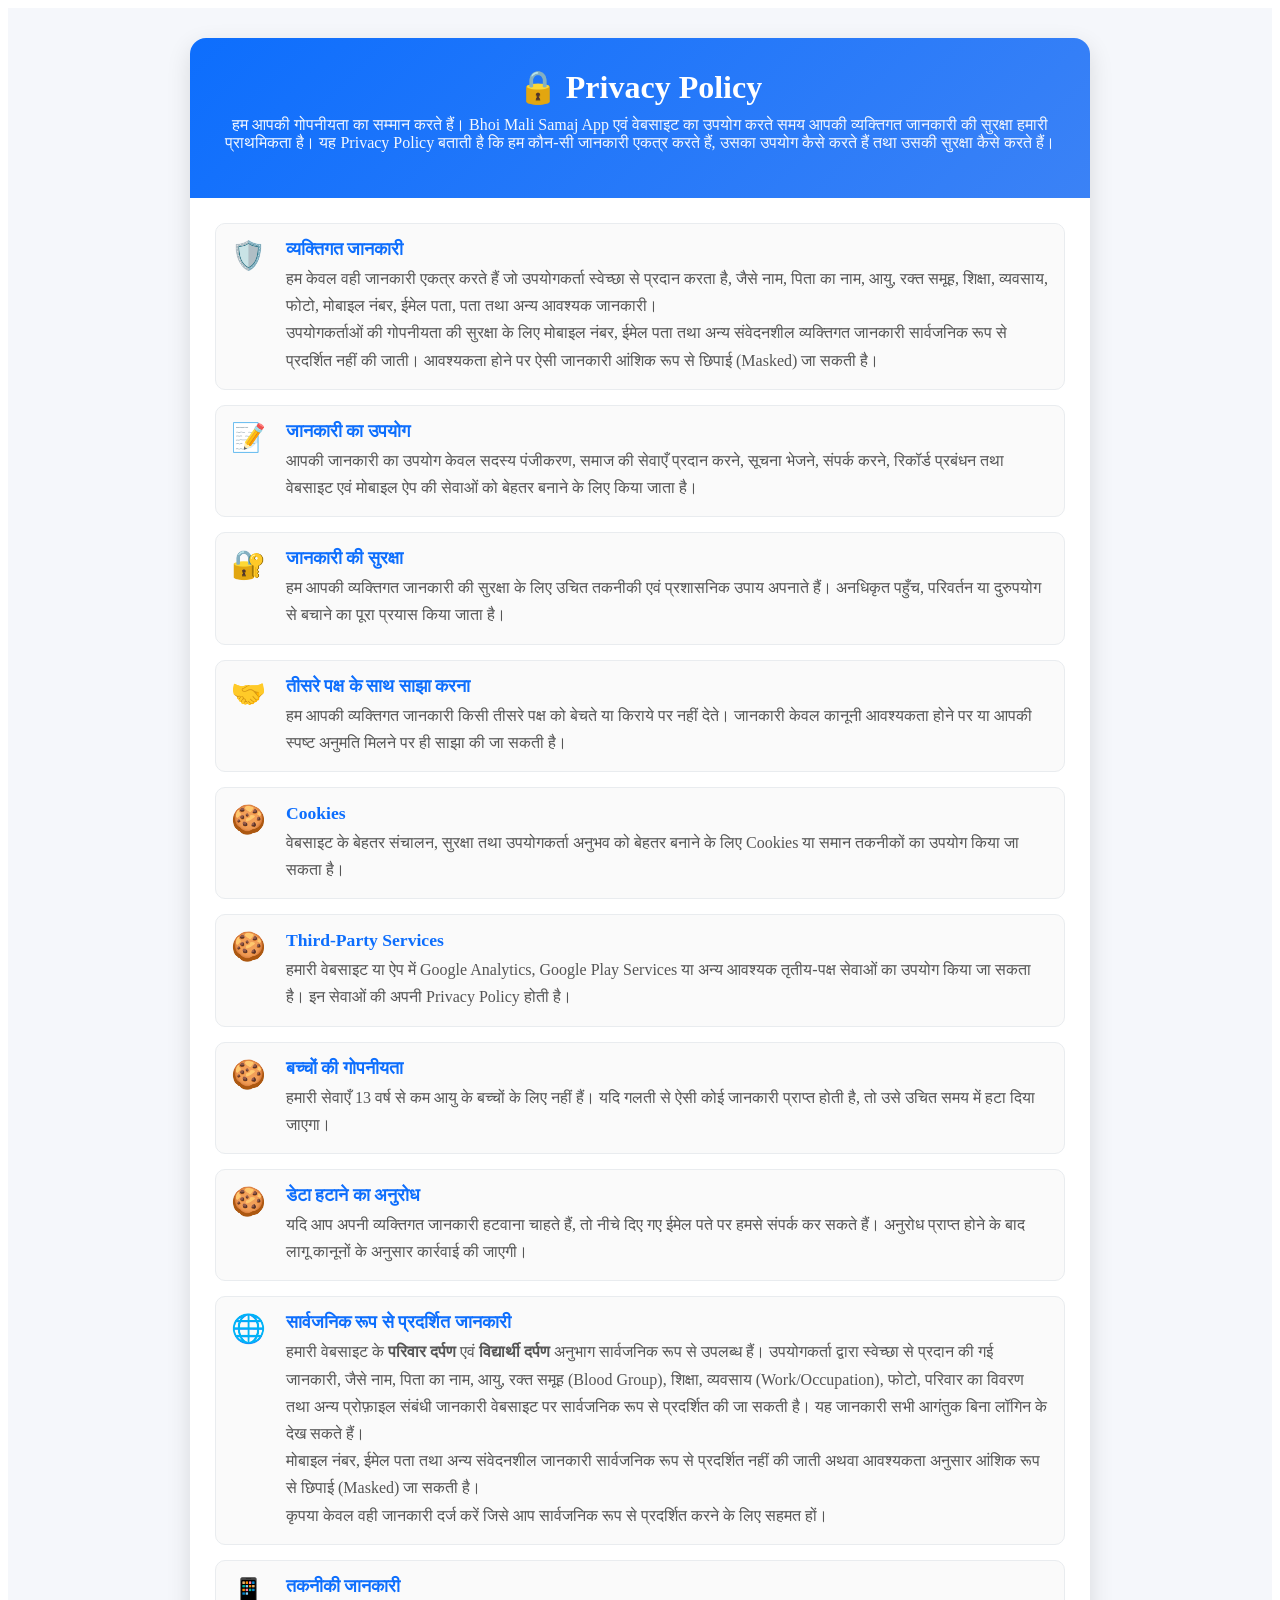
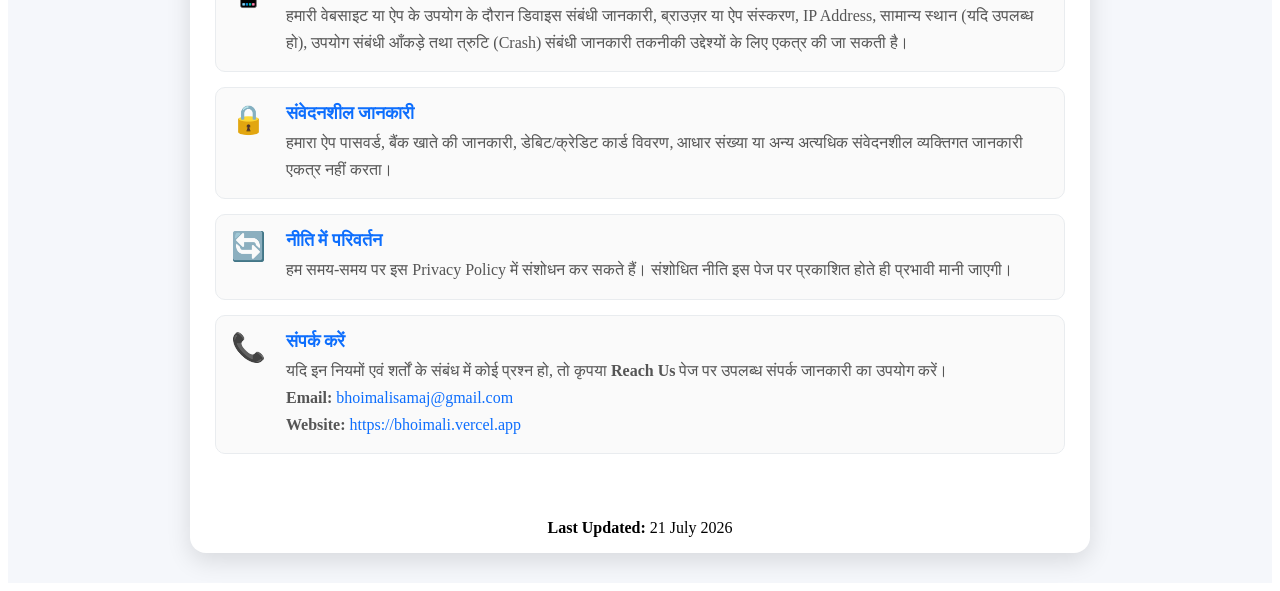
<file: privacy-policy.html>
<!DOCTYPE html>
<html lang="hi">

<head>
    <meta charset="UTF-8">
    <meta name="viewport" content="width=device-width, initial-scale=1.0">

    <title>Privacy Policy | Bhoi Mali Samaj</title>

    <meta name="description" content="Privacy Policy of Bhoi Mali Samaj">
    <meta name="robots" content="index,follow">

    <link rel="canonical" href="https://bhoimali.vercel.app/privacy-policy.html">

    <!-- <link rel="stylesheet" href="style.css"> -->





    <style>
        /* contact page start.......................... */

        .contact-page {
            background: #f5f7fb;
            padding: 30px 15px;
        }

        .contact-container {
            max-width: 900px;
            margin: auto;
        }

        .contact-card {
            background: #fff;
            border-radius: 16px;
            box-shadow: 0 8px 25px rgba(0, 0, 0, .12);
            overflow: hidden;
        }

        .contact-header {
            background: linear-gradient(135deg, #0d6efd, #3b82f6);
            color: #fff;
            text-align: center;
            padding: 30px 20px;
        }

        .contact-header h1 {
            margin: 0;
            font-size: 2rem;
        }

        .contact-header p {
            margin-top: 10px;
            opacity: .95;
        }

        .contact-body {
            padding: 25px;
        }

        .contact-item {
            display: flex;
            gap: 15px;
            align-items: flex-start;
            padding: 15px;
            margin-bottom: 15px;
            border: 1px solid #e9ecef;
            border-radius: 10px;
            background: #fafafa;
        }

        .contact-icon {
            font-size: 28px;
            min-width: 40px;
        }

        .contact-item h2 {
            margin: 0 0 5px;
            font-size: 1.1rem;
            color: #0d6efd;
        }

        .contact-item p {
            margin: 0;
            color: #555;
            line-height: 1.7;
        }

        .contact-item a {
            color: #0d6efd;
            text-decoration: none;
        }

        .contact-item a:hover {
            text-decoration: underline;
        }

        @media(max-width:768px) {

            .contact-header h1 {
                font-size: 1.6rem;
            }

            .contact-body {
                padding: 18px;
            }

            .contact-item {
                padding: 12px;
            }

            .contact-icon {
                font-size: 24px;
            }

            .contact-item h2 {
                font-size: 1rem;
            }
        }



        /* contact page CLOSE.......................... */
    </style>
</head>

<body>

    <!-- यहाँ अपना Privacy Policy वाला पूरा कंटेंट Paste करें -->



    <div id="privacy_policy" class="content">

        <main class="contact-page">

            <section class="contact-container">

                <article class="contact-card">

                    <header class="contact-header">
                        <h1>🔒 Privacy Policy</h1>
                        <p>
                            हम आपकी गोपनीयता का सम्मान करते हैं। Bhoi Mali Samaj App एवं वेबसाइट का उपयोग करते समय आपकी
                            व्यक्तिगत जानकारी की सुरक्षा हमारी प्राथमिकता है। यह Privacy Policy बताती है कि हम कौन-सी
                            जानकारी एकत्र करते हैं, उसका उपयोग कैसे करते हैं तथा उसकी सुरक्षा कैसे करते हैं।
                        </p>
                    </header>

                    <div class="contact-body">

                        <section class="contact-item">
                            <div class="contact-icon">🛡️</div>
                            <div>
                                <h2>व्यक्तिगत जानकारी</h2>
                                <p>
                                    हम केवल वही जानकारी एकत्र करते हैं जो उपयोगकर्ता स्वेच्छा से प्रदान करता है, जैसे
                                    नाम,
                                    पिता का नाम, आयु, रक्त समूह, शिक्षा, व्यवसाय, फोटो, मोबाइल नंबर, ईमेल पता, पता तथा
                                    अन्य आवश्यक जानकारी।
                                </p>
                                <p>
                                    उपयोगकर्ताओं की गोपनीयता की सुरक्षा के लिए मोबाइल नंबर, ईमेल पता तथा अन्य संवेदनशील
                                    व्यक्तिगत जानकारी सार्वजनिक रूप से प्रदर्शित नहीं की जाती। आवश्यकता होने पर ऐसी
                                    जानकारी आंशिक रूप से छिपाई (Masked) जा सकती है। </p>
                            </div>
                        </section>





                        <section class="contact-item">
                            <div class="contact-icon">📝</div>
                            <div>
                                <h2>जानकारी का उपयोग</h2>
                                <p>
                                    आपकी जानकारी का उपयोग केवल सदस्य पंजीकरण, समाज की सेवाएँ प्रदान करने, सूचना भेजने,
                                    संपर्क करने, रिकॉर्ड प्रबंधन तथा वेबसाइट एवं मोबाइल ऐप की सेवाओं को बेहतर बनाने के
                                    लिए किया जाता है।
                                </p>
                            </div>
                        </section>

                        <section class="contact-item">
                            <div class="contact-icon">🔐</div>
                            <div>
                                <h2>जानकारी की सुरक्षा</h2>
                                <p>
                                    हम आपकी व्यक्तिगत जानकारी की सुरक्षा के लिए उचित तकनीकी एवं प्रशासनिक उपाय अपनाते
                                    हैं। अनधिकृत पहुँच, परिवर्तन या दुरुपयोग से बचाने का पूरा प्रयास किया जाता है।
                                </p>
                            </div>
                        </section>

                        <section class="contact-item">
                            <div class="contact-icon">🤝</div>
                            <div>
                                <h2>तीसरे पक्ष के साथ साझा करना</h2>
                                <p>
                                    हम आपकी व्यक्तिगत जानकारी किसी तीसरे पक्ष को बेचते या किराये पर नहीं देते। जानकारी
                                    केवल कानूनी आवश्यकता होने पर या आपकी स्पष्ट अनुमति मिलने पर ही साझा की जा सकती है।
                                </p>
                            </div>
                        </section>

                        <section class="contact-item">
                            <div class="contact-icon">🍪</div>
                            <div>
                                <h2>Cookies</h2>
                                <p>
                                    वेबसाइट के बेहतर संचालन, सुरक्षा तथा उपयोगकर्ता अनुभव को बेहतर बनाने के लिए Cookies
                                    या समान तकनीकों का उपयोग किया जा सकता है।
                                </p>
                            </div>
                        </section>


                        <section class="contact-item">
                            <div class="contact-icon">🍪</div>
                            <div>
                                <h2>Third-Party Services</h2>
                                <p>
                                    हमारी वेबसाइट या ऐप में Google Analytics, Google Play Services या अन्य
                                    आवश्यक तृतीय-पक्ष सेवाओं का उपयोग किया जा सकता है। इन सेवाओं की अपनी Privacy Policy
                                    होती है।
                                </p>
                            </div>
                        </section>



                        <section class="contact-item">
                            <div class="contact-icon">🍪</div>
                            <div>
                                <h2>बच्चों की गोपनीयता</h2>
                                <p>
                                    हमारी सेवाएँ 13 वर्ष से कम आयु के बच्चों के लिए नहीं हैं। यदि गलती से ऐसी कोई
                                    जानकारी प्राप्त होती है, तो उसे उचित समय में हटा दिया जाएगा।
                                </p>
                            </div>
                        </section>


                        <section class="contact-item">
                            <div class="contact-icon">🍪</div>
                            <div>
                                <h2>डेटा हटाने का अनुरोध</h2>
                                <p>
                                    यदि आप अपनी व्यक्तिगत जानकारी हटवाना चाहते हैं, तो नीचे दिए गए ईमेल पते पर हमसे
                                    संपर्क कर सकते हैं। अनुरोध प्राप्त होने के बाद लागू कानूनों के अनुसार कार्रवाई की
                                    जाएगी।
                                </p>
                            </div>
                        </section>










                        <section class="contact-item">
                            <div class="contact-icon">🌐</div>
                            <div>
                                <h2>सार्वजनिक रूप से प्रदर्शित जानकारी</h2>
                                <p>
                                    हमारी वेबसाइट के <strong>परिवार दर्पण</strong> एवं
                                    <strong>विद्यार्थी दर्पण</strong> अनुभाग सार्वजनिक रूप से उपलब्ध हैं।
                                    उपयोगकर्ता द्वारा स्वेच्छा से प्रदान की गई जानकारी, जैसे नाम, पिता का नाम,
                                    आयु, रक्त समूह (Blood Group), शिक्षा, व्यवसाय (Work/Occupation),
                                    फोटो, परिवार का विवरण तथा अन्य प्रोफ़ाइल संबंधी जानकारी वेबसाइट पर
                                    सार्वजनिक रूप से प्रदर्शित की जा सकती है। यह जानकारी सभी आगंतुक बिना
                                    लॉगिन के देख सकते हैं।
                                </p>

                                <p>
                                    मोबाइल नंबर, ईमेल पता तथा अन्य संवेदनशील जानकारी सार्वजनिक रूप से
                                    प्रदर्शित नहीं की जाती अथवा आवश्यकता अनुसार आंशिक रूप से छिपाई
                                    (Masked) जा सकती है।
                                </p>

                                <p>
                                    कृपया केवल वही जानकारी दर्ज करें जिसे आप सार्वजनिक रूप से प्रदर्शित
                                    करने के लिए सहमत हों।
                                </p>
                            </div>
                        </section>
<section class="contact-item">
    <div class="contact-icon">📱</div>
    <div>
        <h2>तकनीकी जानकारी</h2>
        <p>
            हमारी वेबसाइट या ऐप के उपयोग के दौरान डिवाइस संबंधी जानकारी, ब्राउज़र या ऐप संस्करण, IP Address, सामान्य स्थान (यदि उपलब्ध हो), उपयोग संबंधी आँकड़े तथा त्रुटि (Crash) संबंधी जानकारी तकनीकी उद्देश्यों के लिए एकत्र की जा सकती है।
        </p>
    </div>
</section>

<section class="contact-item">
    <div class="contact-icon">🔒</div>
    <div>
        <h2>संवेदनशील जानकारी</h2>
        <p>
            हमारा ऐप पासवर्ड, बैंक खाते की जानकारी, डेबिट/क्रेडिट कार्ड विवरण, आधार संख्या या अन्य अत्यधिक संवेदनशील व्यक्तिगत जानकारी एकत्र नहीं करता।
        </p>
    </div>
</section>






                        <section class="contact-item">
                            <div class="contact-icon">🔄</div>
                            <div>
                                <h2>नीति में परिवर्तन</h2>
                                <p>
                                    हम समय-समय पर इस Privacy Policy में संशोधन कर सकते हैं। संशोधित नीति इस पेज पर
                                    प्रकाशित होते ही प्रभावी मानी जाएगी।
                                </p>
                            </div>
                        </section>

                        <section class="contact-item">
                            <div class="contact-icon">📞</div>
                            <div>
                                <h2>संपर्क करें</h2>


                                <p>यदि इन नियमों एवं शर्तों के संबंध में कोई प्रश्न हो, तो कृपया <strong>Reach
                                        Us</strong> पेज पर उपलब्ध संपर्क जानकारी का उपयोग करें।</p>

                                <p>
                                    <strong>Email:</strong>
                                    <a href="mailto:bhoimalisamaj@gmail.com">
                                        bhoimalisamaj@gmail.com
                                    </a>

                                    <br>

                                    <strong>Website:</strong>
                                    <a href="https://bhoimali.vercel.app" target="_blank" rel="noopener">
                                        https://bhoimali.vercel.app
                                    </a>
                                </p>

                            </div>
                        </section>
                    </div>

<p style="text-align:center;margin-top:25px;">
<strong>Last Updated:</strong> 21 July 2026
</p>



                </article>

            </section>




        </main>

    </div>






</body>

</html>
</file>
<file: style.css>
body {
  font-family: "Inter", "Noto Sans Devanagari", "Segoe UI", Roboto, Arial, sans-serif;
  margin: 0;
  background: url("https://res.cloudinary.com/uvnoet8d/image/upload/f_auto,q_auto/v1786122181/WebBackground.jpg") no-repeat center center fixed;
  background-size: cover;
  display: flex;
  flex-direction: column;
}



/* NAVBAR STYLE START ------------------------------------------------------ */
.navbar {
  background-color: #0d6efd !important;
  height: 45px;
}

.navbar-toggler-icon {
  position: absolute;
  top: 15%;
  right: 4%;
}

.navbar-brand {
  position: absolute;
  top: 1%;
  left: 4%;
}

/* Nav underline effect */
.navbar-nav .nav-link,
.dropdown-item,
.footer a {
  position: relative;
  cursor: pointer;
  transition: color 0.3s;
  display: inline-block;
  font-weight: 600;
}

.navbar-nav .nav-link::after,
.dropdown-item::after,
.footer a::after {
  content: '';
  position: absolute;
  left: 50%;
  bottom: 5px;
  width: 0;
  height: 3px;
  border-radius: 2px;
  background: linear-gradient(90deg, red, orange, yellow, green, blue, indigo, violet, red);
  background-size: 200% 100%;
  transition: width 0.4s ease, left 0.4s ease;
  transform: translateX(-50%);
  animation: rainbowSlide 3s linear infinite;
}


@keyframes rainbowSlide {
  0% {
    background-position: 0 0;
  }

  100% {
    background-position: 200% 0;
  }
}

.navbar-nav .nav-link:hover::after,
.dropdown-item:hover::after,
.footer a:hover::after,
.navbar-nav .nav-link.active::after,
.dropdown-item.active::after,
.footer a.active::after {
  width: 100%;
  left: 0;
  transform: none;
}


/* Offcanvas mobile width */
@media(max-width:767px) {
  .offcanvas-start {
    width: 65% !important;
  }
}

.offcanvas-header {
  height: 43px !important;
  padding: 5px 10px;
}

/* NAVBAR STYLE CLOSE ------------------------------------------------------ */





/* //   Header STYLE START............................................// */

.carousel-container {
  width: 100%;
  margin: 0;
  overflow: hidden;
  position: relative;
  /* margin-top: 1px; */
}

.carousel-slide {
  position: relative;
  width: 100%;
  height: 100%;
}

.carousel-slide img {
  width: 100%;
  height: auto;
  position: absolute;
  top: 0;
  left: 0;
  opacity: 0;
  transition: opacity 1s ease-in-out;
}

.carousel-slide img.active {
  opacity: 1;
  position: relative;
}

/* Buttons - Desktop look */
.carousel-btn {
  position: absolute;
  top: 50%;
  transform: translateY(-50%);
  background: rgba(255, 255, 255, 0.4);
  /* हल्का transparent white */
  color: #000;
  border: none;
  padding: 12px 16px;
  cursor: pointer;
  z-index: 2;
  transition: 0.3s;
}

.carousel-btn.prev {
  left: 0;
  border-radius: 0 50% 50% 0;
  /* half-circle */
}

.carousel-btn.next {
  right: 0;
  border-radius: 50% 0 0 50%;
}

.carousel-btn:hover {
  background: rgba(255, 255, 255, 0.8);
}

/* Mobile look → transparent only arrows */
@media (max-width: 768px) {
  .carousel-btn {
    background: none !important;
    /* remove bg */
    color: white;
    /* arrow white */
    font-size: 24px;
    /* bigger arrow */
    padding: 6px;
    /* compact */
  }
}

/* Dots */
.carousel-dots {
  position: absolute;
  bottom: 15px;
  left: 50%;
  transform: translateX(-50%);
  display: flex;
  gap: 10px;
  z-index: 2;
}

.carousel-dots button {
  width: 14px;
  height: 14px;
  border-radius: 50%;
  border: none;
  background: rgba(255, 255, 255, 0.6);
  cursor: pointer;
}

.carousel-dots button.active {
  background: white;
}

@media (max-width: 768px) {
  .carousel-dots button {
    width: 10px;
    height: 10px;
  }
}


/* //   Header STYLE CLOSE............................................ */






/* //   welcome STYLE start............................................ */

.scroll-container {
  width: 100%;
  overflow: hidden;
  position: relative;
  background: linear-gradient(270deg, red, orange, yellow, green, blue, indigo, violet);
  background-size: 1000% 1000%;
  animation: rainbowBG 6s ease infinite;
  box-shadow: 0 0 20px rgba(255, 255, 255, 0.5);
  white-space: nowrap;
  margin-top: 2px;
}

.scroll-text {
  display: inline-block;
  white-space: nowrap;
  font-size: 22px;
  font-weight: bold;
  color: #fff;
  line-height: 1.6em;
  text-shadow: 0 0 5px #fff,
    0 0 10px #ff00de,
    0 0 20px #ff00de,
    0 0 40px #ff00de,
    0 0 80px #ff00de;
  padding-right: 50px;
  /* text के बीच gap */
}

.scroll-wrapper {
  display: inline-block;
  animation: scroll-left 6s linear infinite;
}

@keyframes scroll-left {
  0% {
    transform: translateX(0);
  }

  100% {
    transform: translateX(-50%);
  }
}

@keyframes rainbowBG {
  0% {
    background-position: 0% 50%;
  }

  50% {
    background-position: 100% 50%;
  }

  100% {
    background-position: 0% 50%;
  }
}


/* //   welcome STYLE close............................................ */






/* //   add STYLE start............................................ */

.custom-item {
  background: #DEB887;
  /* Background color */
  border: 2px solid #333;
  /* Border */
  padding: 8px;
  /* Padding */
  border-radius: 10px;
  /* Curve border */
  text-align: center;
  /* Center text */
  color: #fff;
  font-size: 20px;

  width: 98%;
  /* width कम कर दी*/
  /* marginx: auto;      center align */
}

/* .add {
  margin-top: 2px;
  margin-right: -5px;
  padding: 1px 20px;
} */


.add {
  margin-top: 2px;
  padding: 1px 5px;
  width: 100%;
  overflow: hidden;
  box-sizing: border-box;
}
/* //   add STYLE close............................................ */






/* //   read more STYLE start............................................ */

.itemt {
  max-width: 140px;
  float: left;
  margin: 1px 20px 5px 0;
  text-align: center;

}

.Xreadmore {
  margin: 5px auto;
  padding: 5px;
  display: flex;
  align-items: center;
  flex-wrap: wrap;
  text-align: justify;
  width: 98%;
  background: hwb(120 98% 1%);

}

.readmore {
  position: relative;
  margin: 10px auto;
  padding: 15px;
  width: 98%;
  display: flex;
  flex-wrap: wrap;
  align-items: center;
  text-align: justify;
  background: #ffffff;
  border-radius: 24px;
  overflow: hidden;
  z-index: 1;
  box-shadow: 0 8px 25px rgba(0, 0, 0, .12);
}




.hidden-content {
  display: none;
}

.read_more {
  color: #61b1f1;
  text-decoration: none;
  font-size: 20px;
  cursor: pointer;
}

.read_more:hover {
  color: #488ad6;
  /* color: green; */
}

.hidden-readmore {
  display: none;
}

.read_less {
  color: #0f60bd;
  text-decoration: none;
  font-size: 20px;
  cursor: pointer;
}


@keyframes rainbowBorder {
  0% {
    background-position: 0% 50%;
  }

  100% {
    background-position: 300% 50%;
  }
}



/* Animated Rainbow Border */
.readmore::before {
  content: "";
  position: absolute;
  inset: 0;
  padding: 3px;
  border-radius: 24px;

  background: linear-gradient(
    90deg,
    #ff0000,
    #ff7f00,
    #ffff00,
    #00ff00,
    #00ffff,
    #0000ff,
    #8b00ff,
    #ff0000
  );
  background-size: 300% 300%;
  animation: rainbowBorder 5s linear infinite;

  mask:
    linear-gradient(#fff 0 0) content-box,
    linear-gradient(#fff 0 0);          /* Standard */

  -webkit-mask:
    linear-gradient(#fff 0 0) content-box,
    linear-gradient(#fff 0 0);          /* WebKit */

  -webkit-mask-composite: xor;
  mask-composite: exclude;

  pointer-events: none;
}




/* Mobile Responsive */
@media (max-width:768px) {
  .readmore {
    width: 100%;
    padding: 12px;
    border-radius: 18px;
  }

  .readmore::before {
    border-radius: 12px;
  }
}


/* //   read more STYLE close............................................ */








/* //   Sadaysy STYLE start............................................ */
.fourA {
  width: 100%;
  margin: auto;
  /* text-decoration-color: red; */
}

.itemteem {
  padding: 10px 0px;
  margin: 15px;
  color: green;
  border-radius: 3px;
  margin-bottom: -10px;
  margin-top: 1px;
}


.border2{
  border: 1px solid #000;
   margin-bottom: 5px;

}

/* //   Sadaysy STYLE close............................................ */








/* //   footer STYLE start............................................ */
/* Footer */
.bg-maroon {
  background-color: #85144B !important;
}

.footer a {
  color: #fff !important;
  transition: 0.3s;
}

.footer a:hover {
  color: #ffd700 !important;
  text-decoration: none;
}

.social-icon {
  display: inline-block;
  width: 45px;
  height: 45px;
  border-radius: 50%;
  font-size: 20px;
  text-align: center;
  line-height: 45px;
  transition: 0.3s;
}

.social-icon.fb {
  background: #1877f2;
}

.social-icon.wa {
  background: #25d366;
}

.social-icon.ph {
  background: #ff9800;
}

.social-icon:hover {
  transform: scale(1.15);
  opacity: 0.9;
}

/* Fancy title */
.fancy-title {
  font-size: 2.6rem;
  font-weight: bold;
  letter-spacing: 3px;

  background: linear-gradient(90deg, #ffcc00, #fff, #ffcc00);
  background-size: 200% auto;

  /* Compatibility */
  background-clip: text;
  -webkit-background-clip: text;

  color: transparent;
  -webkit-text-fill-color: transparent;

  -webkit-text-stroke: 2px #b8860b;

  text-shadow:
    0 0 3px #fff,
    0 0 6px #ffd700,
    0 0 12px #ffdf00;

  animation: shine 6s linear infinite;
}




@keyframes shine {
  0% {
    background-position: 200% center;
  }

  100% {
    background-position: -200% center;
  }
}

/* //   footer  STYLE close............................................ */











/* funct section start ...................... */
.funct {
  display: flex;
  align-items: center;
  flex-wrap: wrap;
  text-align: justify;
  width: 95%;
  background: #f6f6f6;
  padding: 10px;
  margin: 10px auto;
  border-radius: 8px;
}

.H {
  border: 2px solid violet;
  color: yellow;
  margin: auto;
  border-radius: 12px;
  transition: all 0.3s ease-in-out;
  box-shadow: 0 4px 10px rgba(0, 0, 0, 0.3);
}

.H:hover {
  transform: scale(1.05);
  box-shadow: 0 8px 20px rgba(0, 0, 0, 0.5);
}

.H h5 {
  color: yellow;
  font-weight: bold;
}

.btn {
  transition: background-color 0.3s ease;
}

.btn:hover {
  filter: brightness(90%);
}

/* funct section start ...................... */









/* contact page start.......................... */

.contact-page {
  background: #f5f7fb;
  padding: 30px 15px;
}

.contact-container {
  max-width: 900px;
  margin: auto;
}

.contact-card {
  background: #fff;
  border-radius: 16px;
  box-shadow: 0 8px 25px rgba(0, 0, 0, .12);
  overflow: hidden;
}

.contact-header {
  background: linear-gradient(135deg, #0d6efd, #3b82f6);
  color: #fff;
  text-align: center;
  padding: 30px 20px;
}

.contact-header h1 {
  margin: 0;
  font-size: 2rem;
}

.contact-header p {
  margin-top: 10px;
  opacity: .95;
}

.contact-body {
  padding: 25px;
}

.contact-item {
  display: flex;
  gap: 15px;
  align-items: flex-start;
  padding: 15px;
  margin-bottom: 15px;
  border: 1px solid #e9ecef;
  border-radius: 10px;
  background: #fafafa;
}

.contact-icon {
  font-size: 28px;
  min-width: 40px;
}

.contact-item h2 {
  margin: 0 0 5px;
  font-size: 1.1rem;
  color: #0d6efd;
}

.contact-item p {
  margin: 0;
  color: #555;
  line-height: 1.7;
}

.contact-item a {
  color: #0d6efd;
  text-decoration: none;
}

.contact-item a:hover {
  text-decoration: underline;
}

@media(max-width:768px) {

  .contact-header h1 {
    font-size: 1.6rem;
  }

  .contact-body {
    padding: 18px;
  }

  .contact-item {
    padding: 12px;
  }

  .contact-icon {
    font-size: 24px;
  }

  .contact-item h2 {
    font-size: 1rem;
  }
}



/* contact page CLOSE.......................... */



/* no download  --------------------start ---------------*/


img{
  -webkit-user-drag: none;
  user-select: none;
  -webkit-user-select: none;
  -moz-user-select: none;
}

img::selection{
  background: transparent;
}


/* मोबाइल पर Long Press रोकें

CSS में यह भी जोड़ें: */

img{
    -webkit-touch-callout: none;
}


/* no download  --------------------close ---------------*/







/* News Update  --------------------start ---------------*/

.news-btn{
    position: relative;
    overflow: hidden;
    border-radius: 20px;
    font-weight: 600;
    /* padding: 6px 14px;  */
    /* background: #dc3545; */
    border: none;
    color: #d5e962;
    /* box-shadow: 0 3px 10px rgba(220,53,69,.35); */
    transition: .3s;
    margin-right: 65%;
    
}


.news-btn:hover{
    transform: translateY(-1px);
    box-shadow: 0 5px 15px rgba(220,53,69,.45);
}

/* Shine Effect */
.news-btn::before{
    content: "";
    position: absolute;
    top: 0;
    left: -70%;
    width: 45%;
    height: 100%;
    background: linear-gradient(
        120deg,
        rgba(255,255,255,0) 0%,
        rgba(255,255,255,.7) 50%,
        rgba(255,255,255,0) 100%
    );
    transform: skewX(-25deg);
    animation: shine 3.5s infinite;
}

@keyframes shine{
    0%{
        left: -80%;
    }
    20%{
        left: 130%;
    }
    100%{
        left: 130%;
    }
}

.news-btn .badge{
    font-size:10px;
    font-weight:700;
    border-radius:10px;
}



.news-btn{
    white-space: nowrap;
    margin-right: 15px !important;
}

.navbar-toggler{
    margin-left: 0;
}


.news2{
    position: relative;
    overflow: hidden;
    border-radius: 10px;
    font-weight: 600;
    padding: 8px 14px; 
    /* background: #dc3545; */
    border: none;
    color: #d5e962;
 
}


/* 321px - 375px */
@media (min-width:276px) and (max-width:310px){
  .d-flex.align-items-center{
    gap: -8px;   /* दोनों बटन के बीच हमेशा 8px */
}
}

/* 321px - 375px */
@media (min-width:311px) and (max-width:375px){
  .d-flex.align-items-center{
    gap: 28px;   /* दोनों बटन के बीच हमेशा 8px */
}
}

/* 376px - 425px */
@media (min-width:376px) and (max-width:425px){
   .d-flex.align-items-center{
    gap: 55px;   /* दोनों बटन के बीच हमेशा 8px */
}
}

/* 426px - 767px */
@media (min-width:426px) and (max-width:475px){
   .d-flex.align-items-center{
    gap: 68px;   /* दोनों बटन के बीच हमेशा 8px */
}
}

/* 426px - 767px */
@media (min-width:476px) and (max-width:567px){
   .d-flex.align-items-center{
    gap: 160px;   /* दोनों बटन के बीच हमेशा 8px */
}
}

/* 426px - 767px */
@media (min-width:568px) and (max-width:765px){
   .d-flex.align-items-center{
    gap: 200px;   /* दोनों बटन के बीच हमेशा 8px */
}
}

@media (min-width:766px) and (max-width:991px){
   .d-flex.align-items-center{
    gap: 300px;   /* दोनों बटन के बीच हमेशा 8px */
}
}


/* News Update  --------------------CLOSE ---------------*/




/* History  --------------------START ---------------*/

/* History  --------------------START ---------------*/


.history-badge{
position:relative;
top:10px;
left:50%;
transform:translateX(-50%);
width:120px;

background:linear-gradient(90deg,#198754,#157347);
color:#fff;

padding:6px 16px;
border-radius:30px;

font-weight:600;
font-size:14px;

box-shadow:0 5px 15px rgba(25,135,84,.35);
z-index:10;

}



/* History  --------------------CLOSE ---------------*/




 /* {
"redirects": [
    {
"source": "/home.html/",
"destination": "/",
"permanent": true
    }
  ]
}  */
</file>
